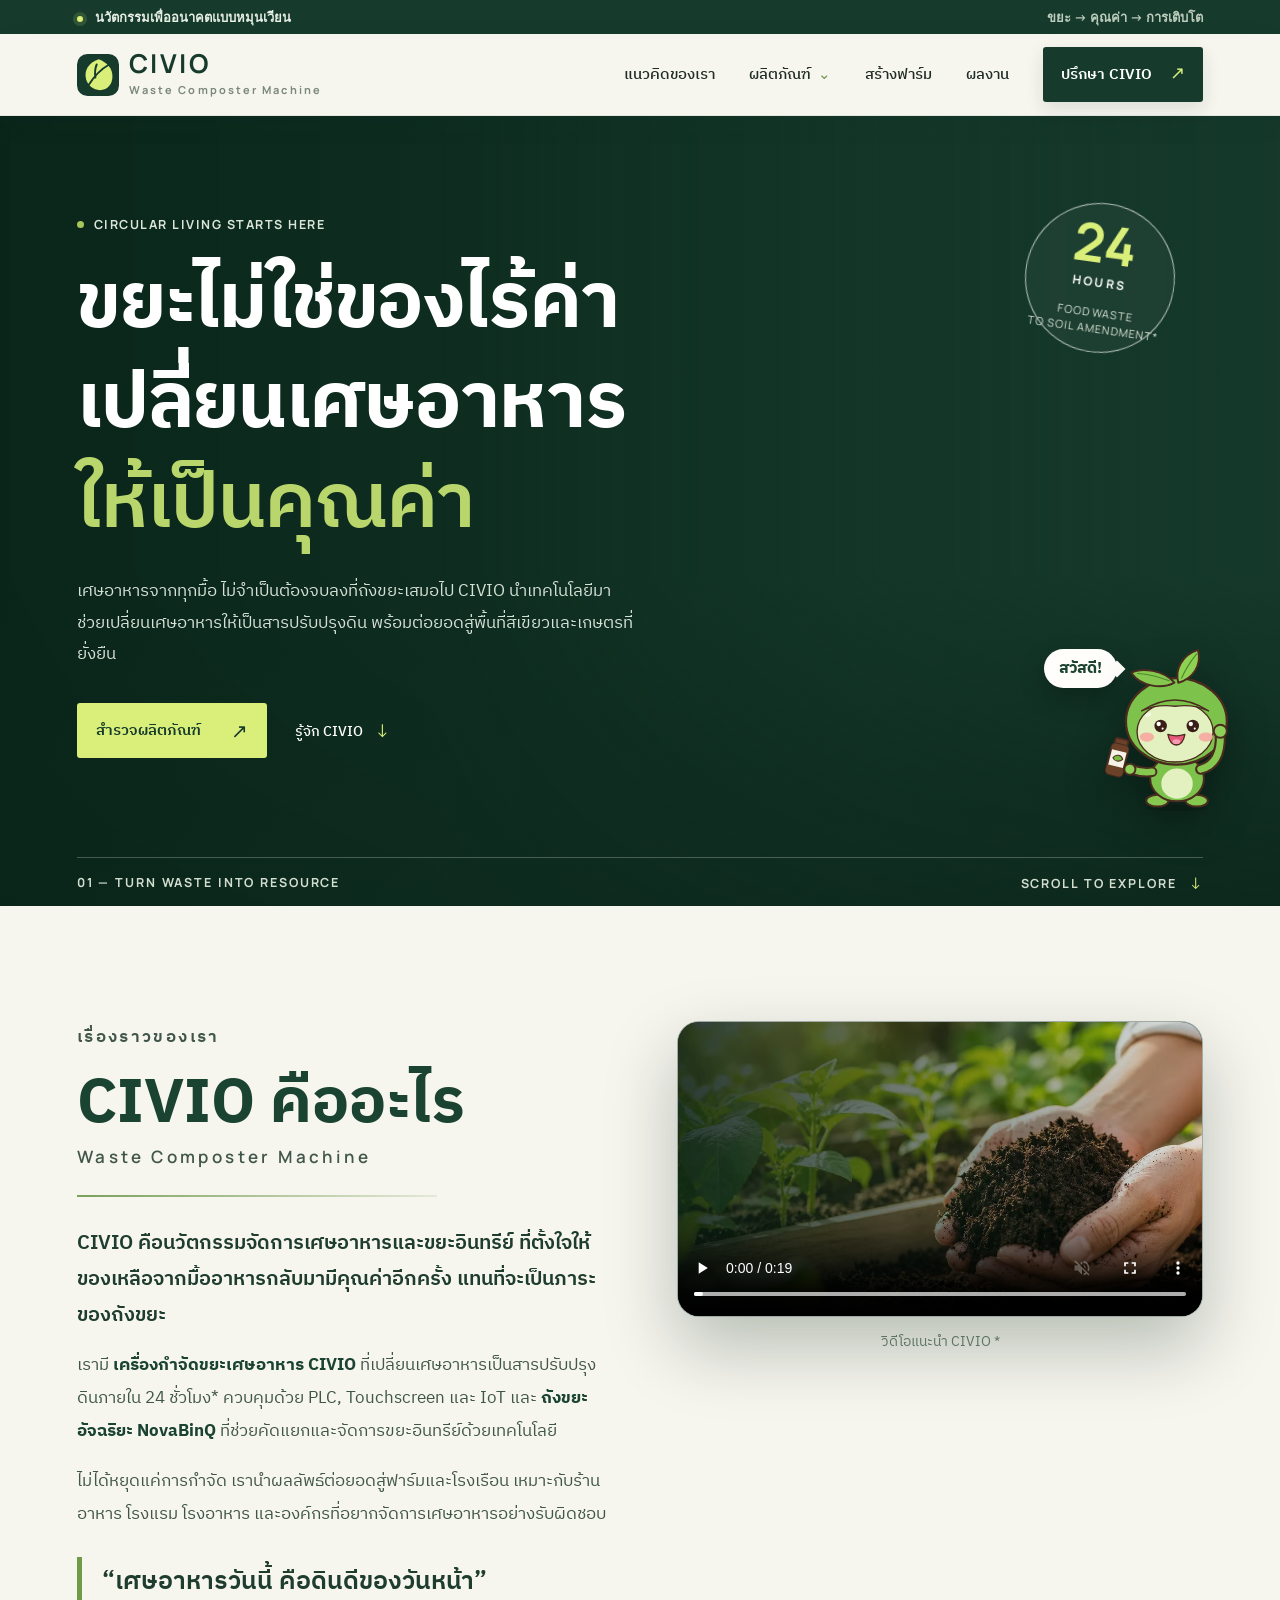
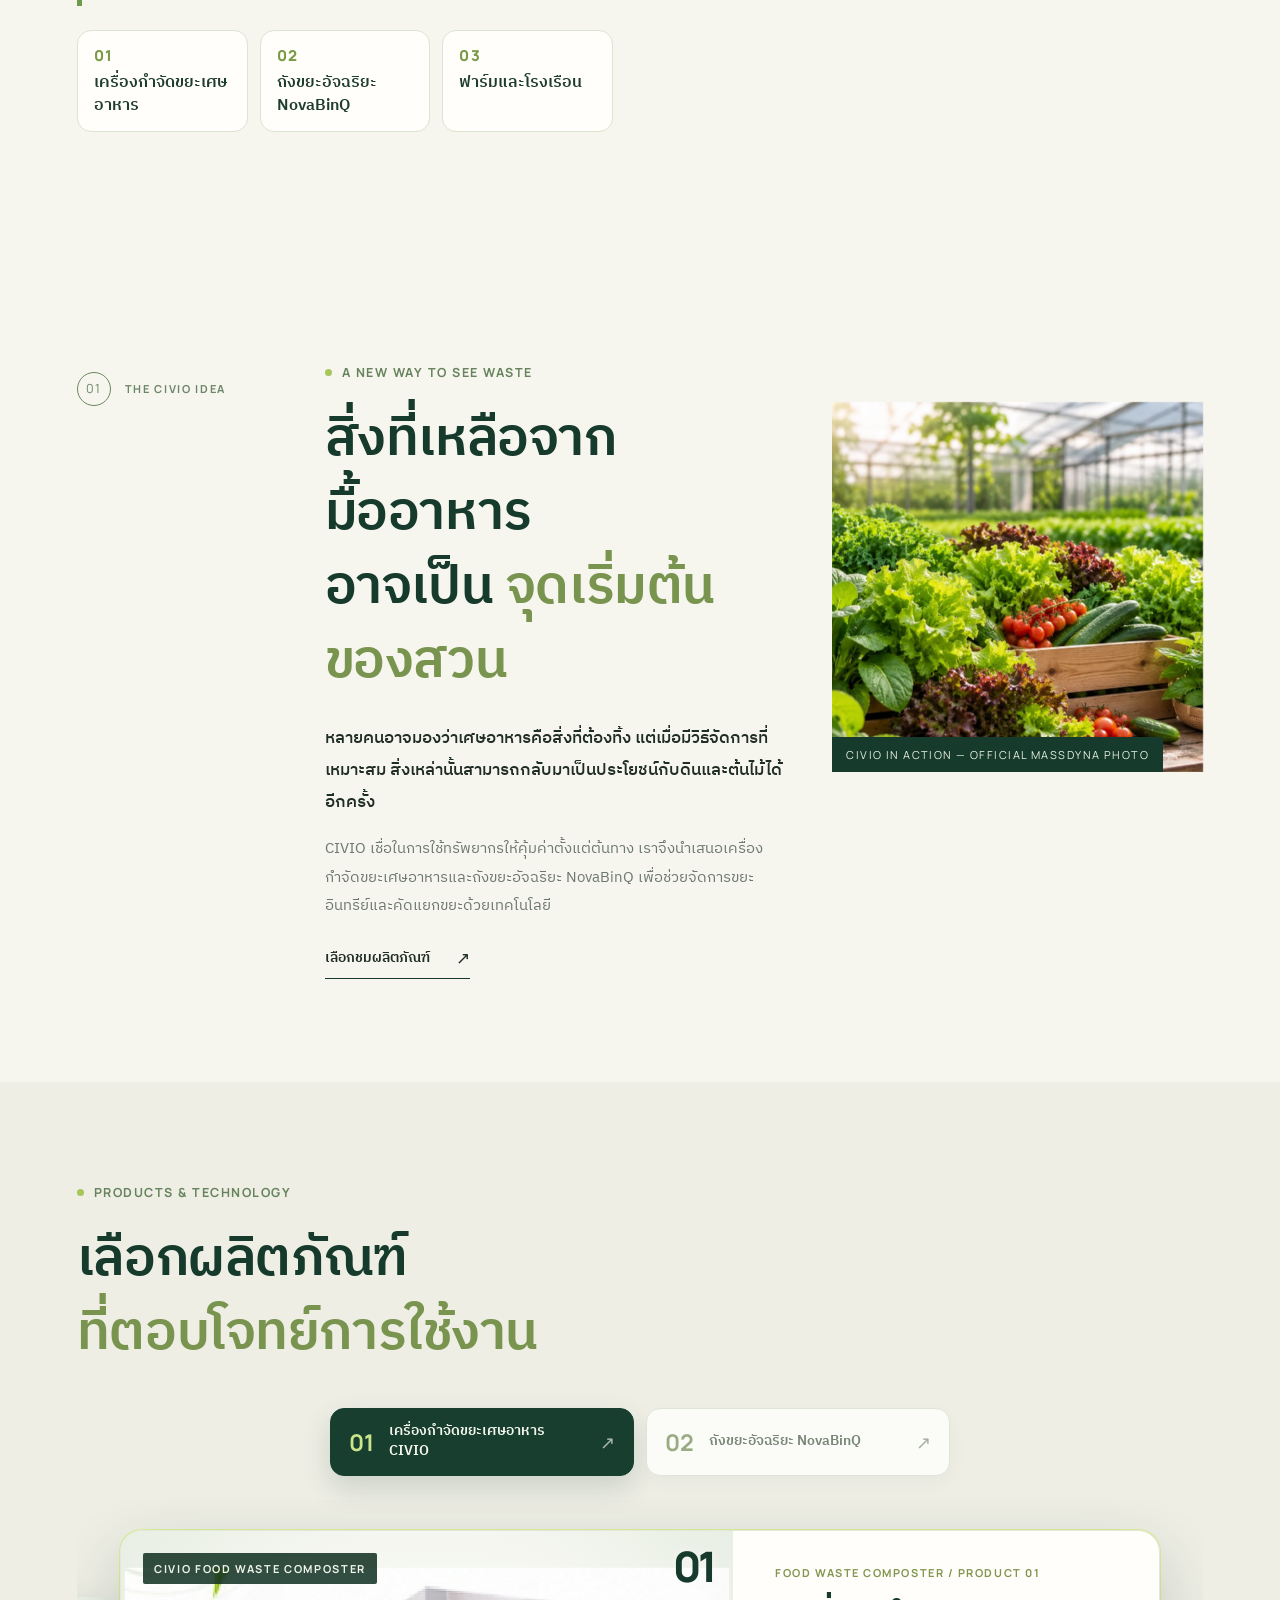
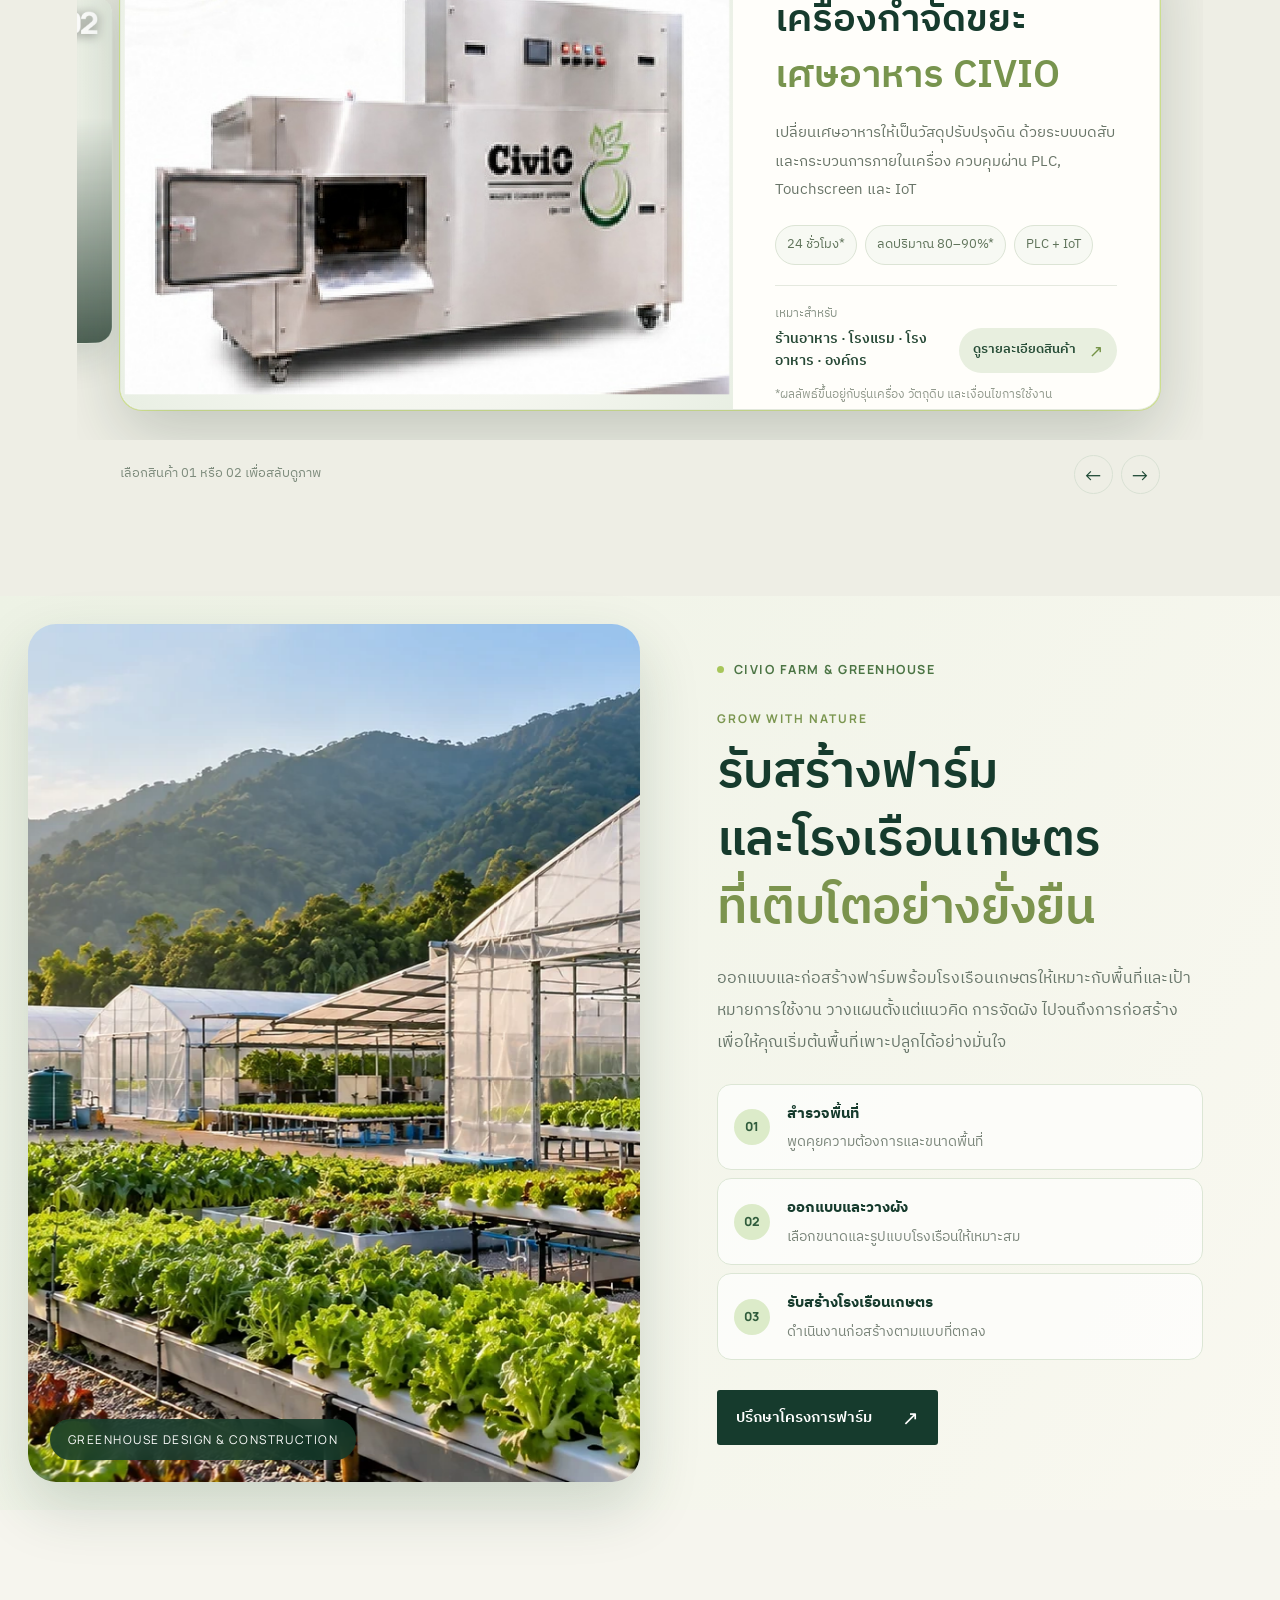
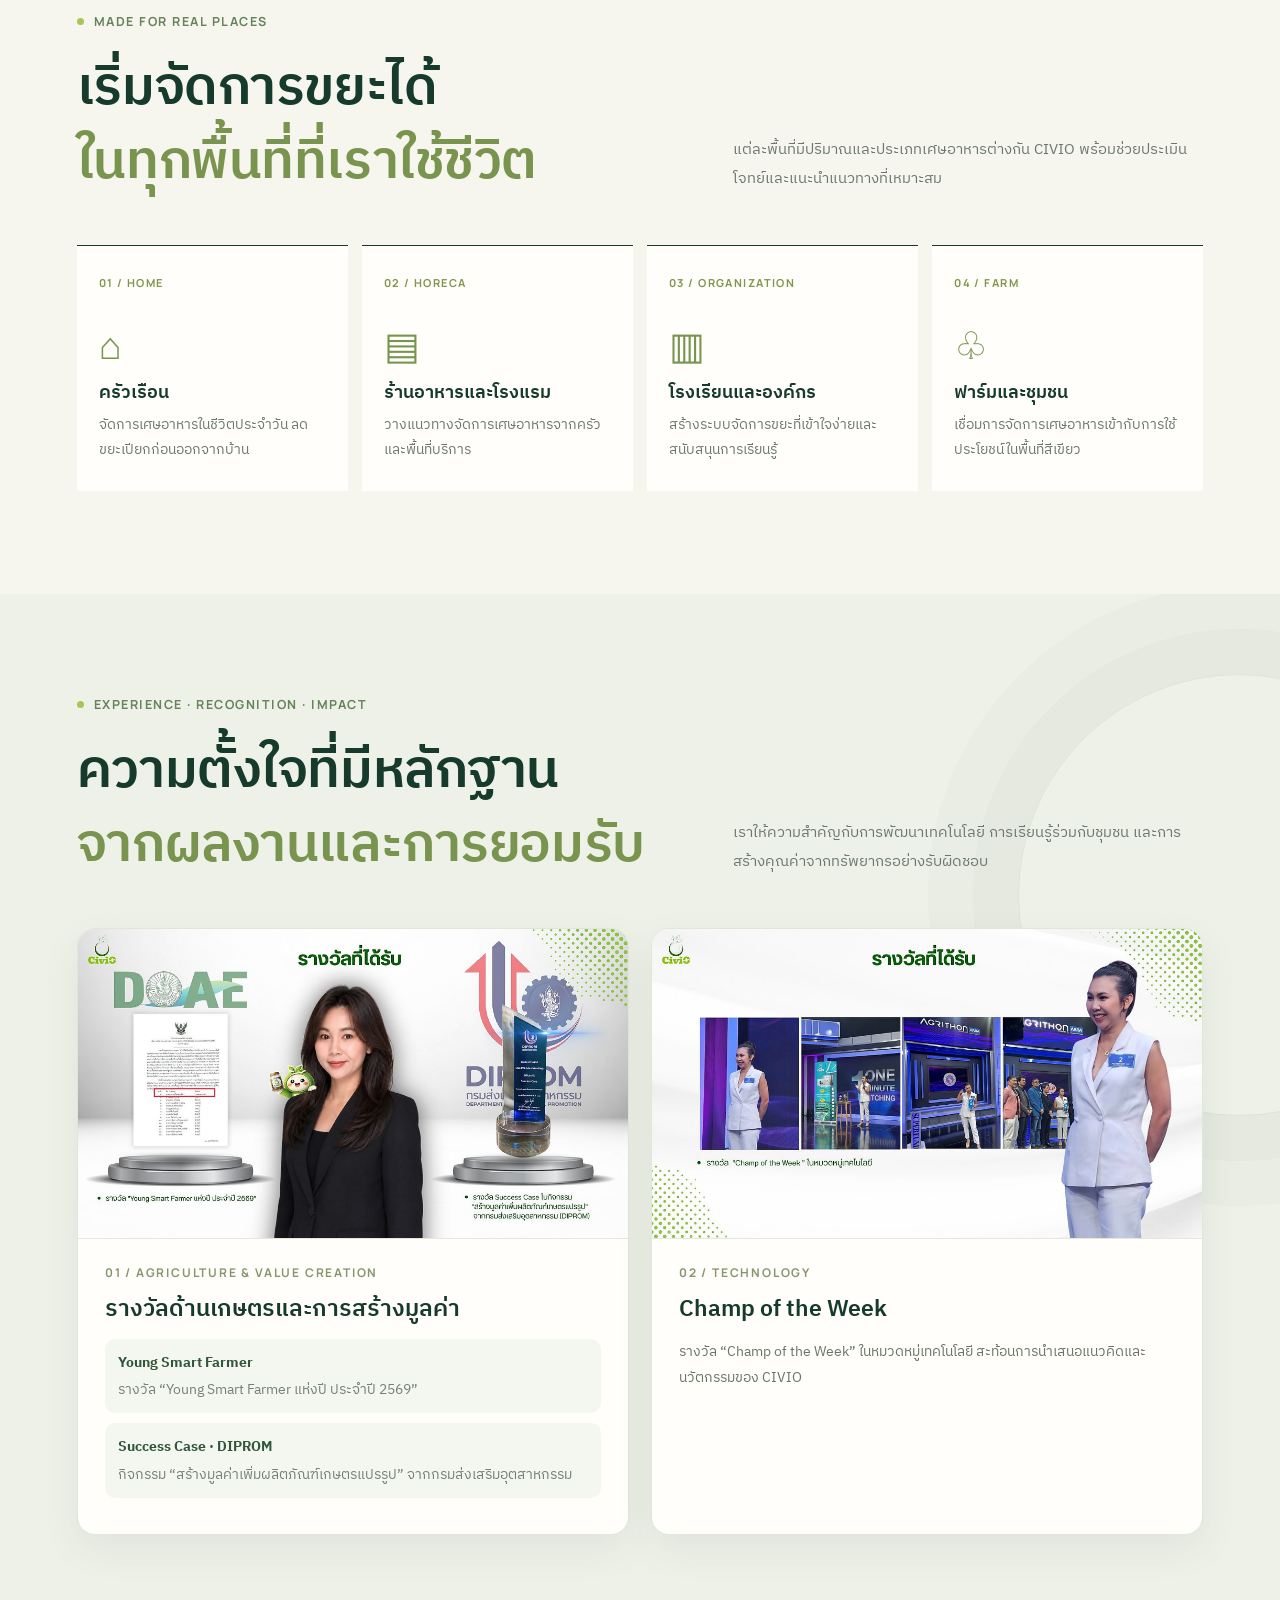
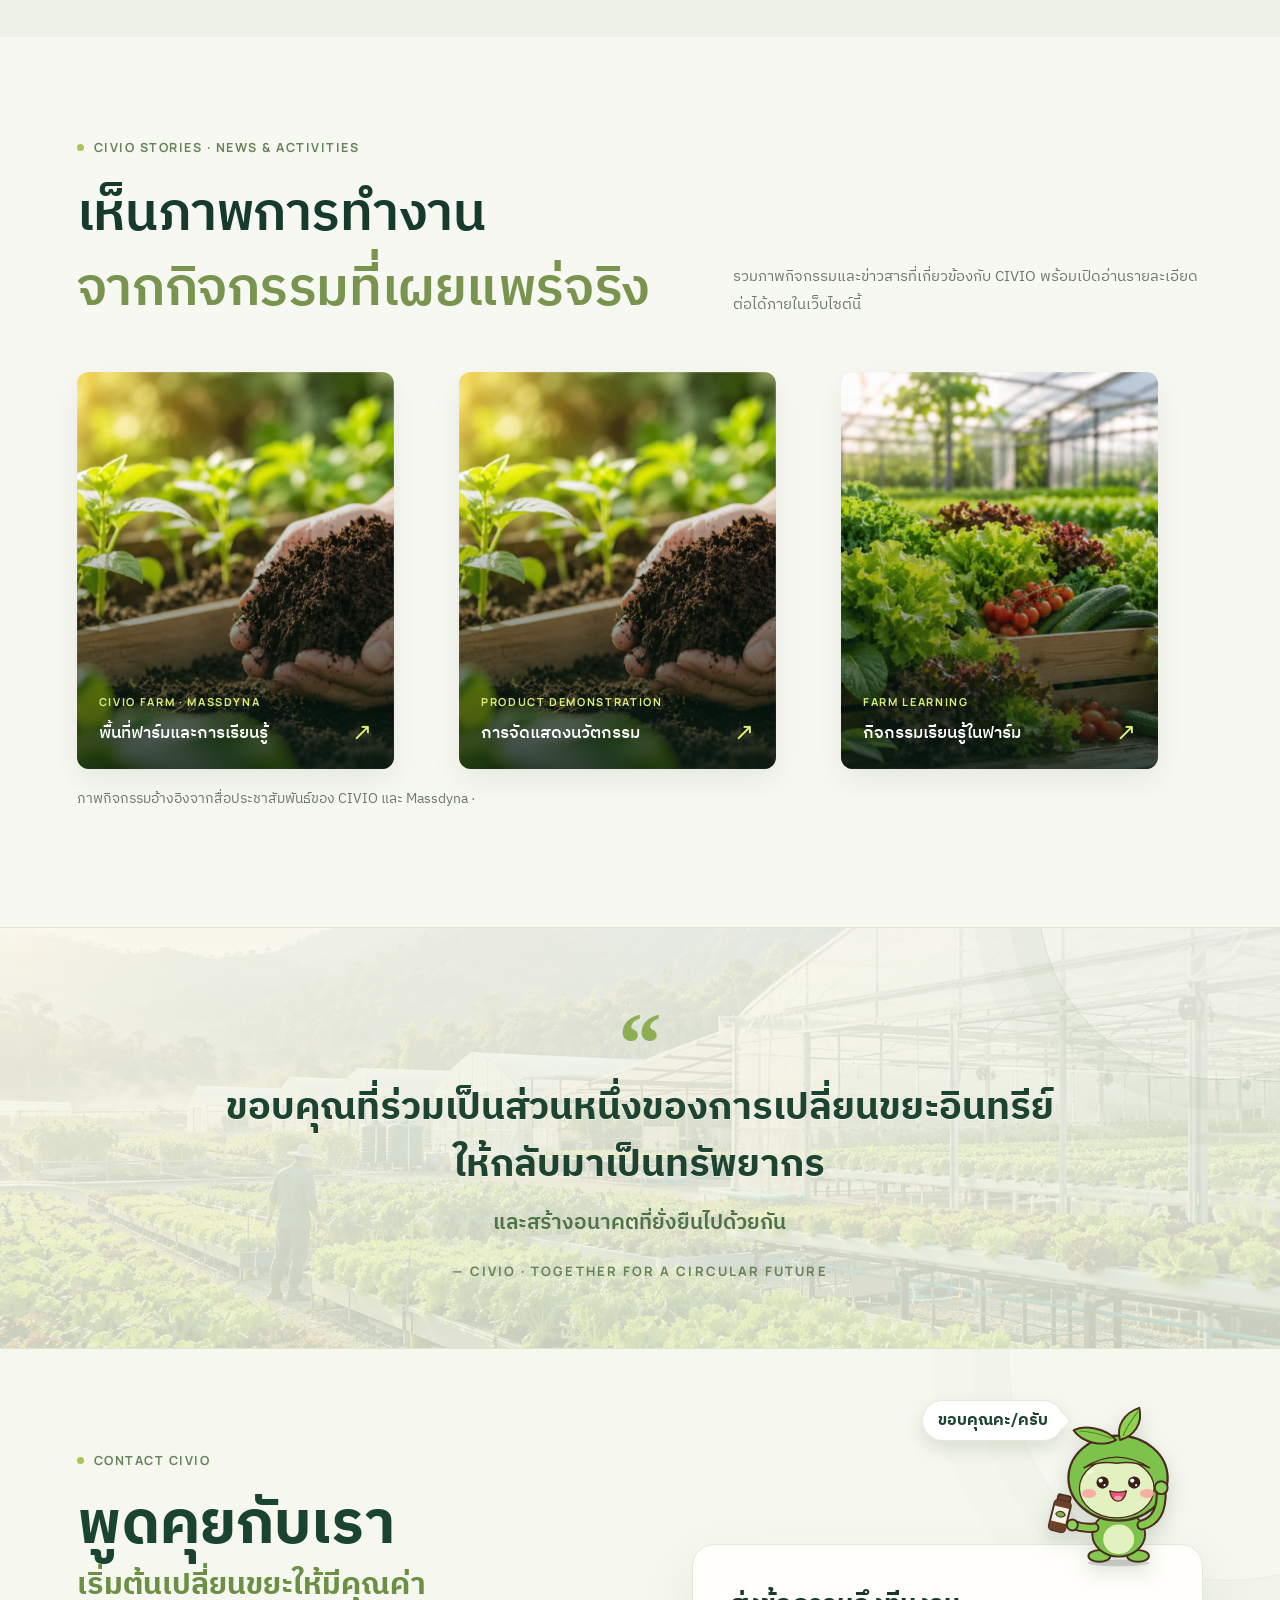
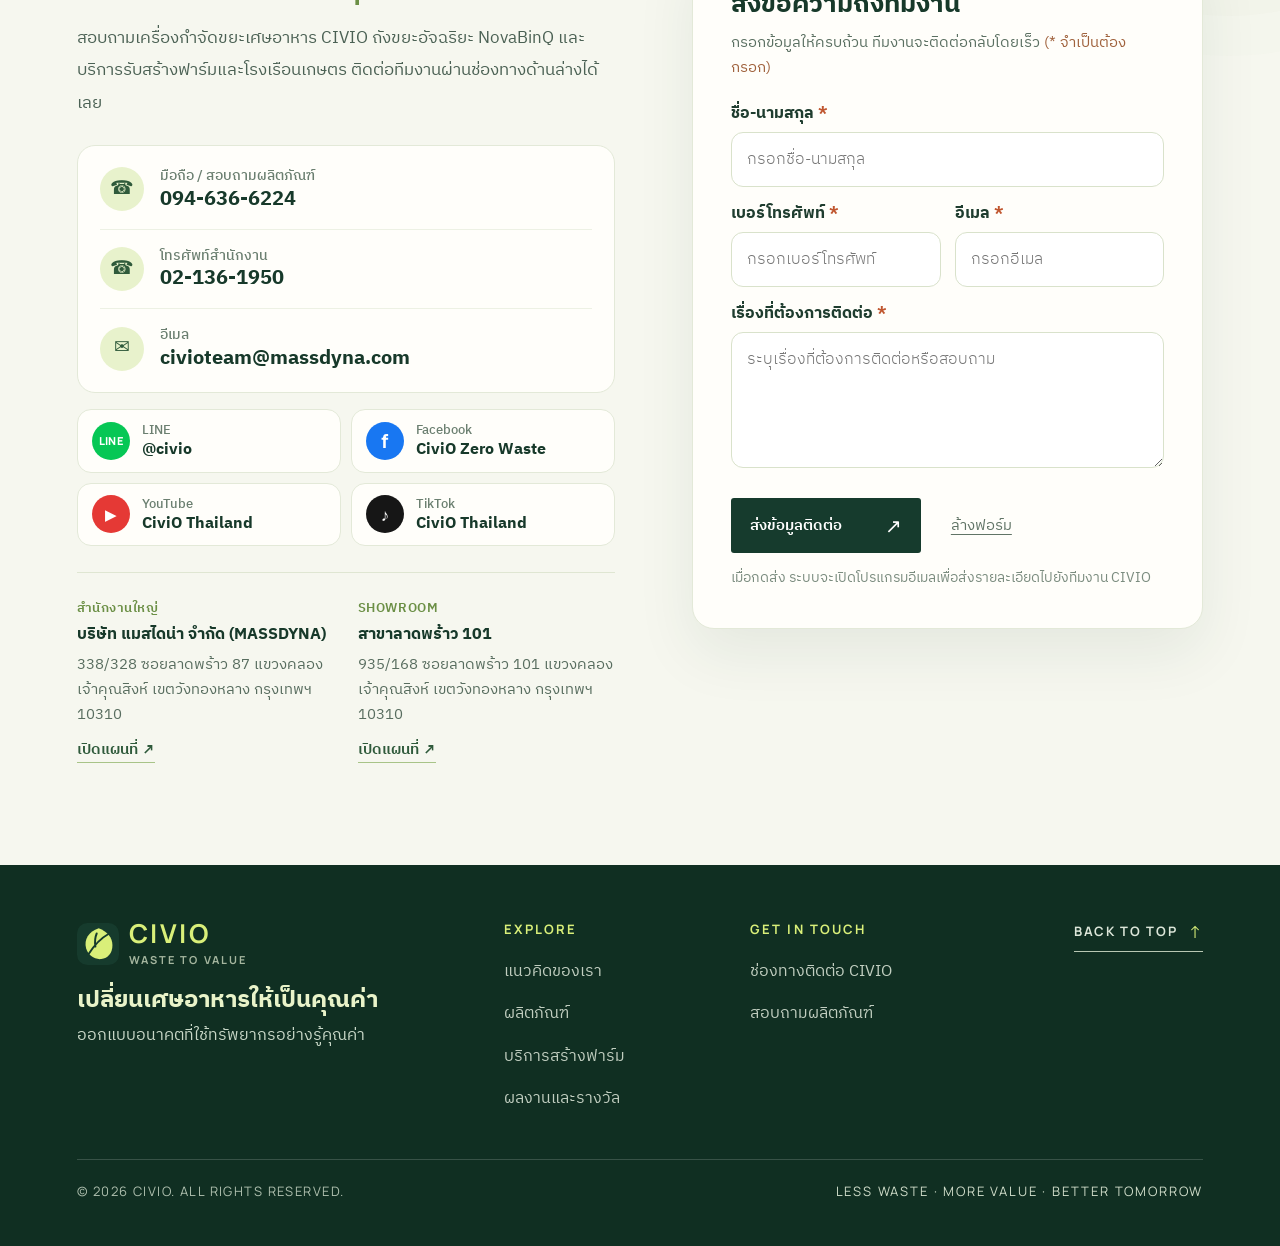
<file: index.html>
<!DOCTYPE html>
<html lang="th">
<head>
  <meta charset="UTF-8">
  <meta name="viewport" content="width=device-width, initial-scale=1.0">
  <meta name="theme-color" content="#163b2d">
  <meta name="description" content="CIVIO เครื่องกำจัดขยะเศษอาหาร CIVIO และถังขยะอัจฉริยะ NovaBinQ พร้อมบริการรับสร้างฟาร์มและโรงเรือนเกษตร">
  <meta property="og:title" content="CIVIO — เปลี่ยนขยะให้เป็นคุณค่า">
  <meta property="og:description" content="เครื่องกำจัดขยะเศษอาหาร CIVIO, ถังขยะอัจฉริยะ NovaBinQ และบริการรับสร้างฟาร์มและโรงเรือนเกษตร">
  <meta property="og:type" content="website">
  <title>CIVIO | เปลี่ยนขยะให้เป็นคุณค่า</title>
  <link rel="preconnect" href="https://fonts.googleapis.com">
  <link rel="preconnect" href="https://fonts.gstatic.com" crossorigin>
  <link href="https://fonts.googleapis.com/css2?family=IBM+Plex+Sans+Thai:wght@300;400;500;600;700&family=Manrope:wght@400;500;600;700;800&display=swap" rel="stylesheet">
  <link rel="stylesheet" href="assets/css/style.css">
  <link rel="icon" href="assets/images/civio-mark.svg" type="image/svg+xml">
</head>
<body>
  <div class="scroll-progress" aria-hidden="true"><span id="scrollProgress"></span></div>
  <div class="topline">
    <div class="topline-inner">
      <span><i class="live-dot"></i> นวัตกรรมเพื่ออนาคตแบบหมุนเวียน</span>
      <span class="topline-right">ขยะ → คุณค่า → การเติบโต</span>
    </div>
  </div>

  <header class="header" id="top">
    <div class="header-inner">
      <a class="brand" href="#top" aria-label="CIVIO หน้าแรก">
        <img src="assets/images/civio-mark.svg" alt="" class="brand-symbol">
        <span class="brand-name">CIVIO<small>Waste Composter Machine</small></span>
      </a>
      <button class="menu-toggle" type="button" aria-label="เปิดเมนู" aria-expanded="false" aria-controls="mainNav">
        <span></span><span></span>
      </button>
      <nav class="main-nav" id="mainNav" aria-label="เมนูหลัก">
        <a href="#story">แนวคิดของเรา</a>
        <div class="nav-dropdown">
          <button class="nav-dropdown-toggle" type="button" aria-expanded="false">ผลิตภัณฑ์ <span aria-hidden="true">⌄</span></button>
          <div class="nav-dropdown-menu" aria-label="เลือกผลิตภัณฑ์">
            <a href="product-civio.html"><small>PRODUCT 01</small><strong>เครื่องกำจัดขยะเศษอาหาร CIVIO</strong></a>
            <a href="product-novabinq.html"><small>PRODUCT 02</small><strong>ถังขยะอัจฉริยะ NovaBinQ</strong></a>
          </div>
        </div>
        <a href="#farm">สร้างฟาร์ม</a>
        <a href="#credibility">ผลงาน</a>
        <a class="nav-contact" href="#contact">ปรึกษา CIVIO <b>↗</b></a>
      </nav>
    </div>
  </header>

  <main>
    <section class="hero">
      <div class="hero-image" aria-hidden="true">
        <div class="hero-slide hero-slide-hands"></div>
        <div class="hero-slide hero-slide-farm"></div>
      </div>
      
      <div class="hero-tint" aria-hidden="true"></div>
      <div class="hero-content page-width">
        <div class="hero-copy reveal">
          <div class="eyebrow eyebrow-light"><span></span> CIRCULAR LIVING STARTS HERE</div>
          <h1>ขยะไม่ใช่ของไร้ค่า<br>เปลี่ยนเศษอาหาร<br><em>ให้เป็นคุณค่า</em></h1>
          <p class="hero-description">เศษอาหารจากทุกมื้อ ไม่จำเป็นต้องจบลงที่ถังขยะเสมอไป CIVIO นำเทคโนโลยีมาช่วยเปลี่ยนเศษอาหารให้เป็นสารปรับปรุงดิน พร้อมต่อยอดสู่พื้นที่สีเขียวและเกษตรที่ยั่งยืน</p>
          <div class="hero-actions">
            <a class="btn btn-lime" href="#products">สำรวจผลิตภัณฑ์ <span>↗</span></a>
            <a class="btn-link btn-link-light" href="#story">รู้จัก CIVIO <span>↓</span></a>
          </div>
                  </div>
        <div class="hero-side reveal reveal-delay">
          <div class="hero-orbit"><span>24</span><small>HOURS</small><i>FOOD WASTE<br>TO SOIL AMENDMENT*</i></div>
        </div>
      </div>
      <div class="hero-sprout" aria-hidden="true">
        <span class="hero-sprout-bubble">สวัสดี!</span>
        <svg viewBox="0 0 205 252" xmlns="http://www.w3.org/2000/svg" stroke-linejoin="round" stroke-linecap="round">
              <ellipse cx="116" cy="247" rx="48" ry="5" fill="#000" opacity=".14"/>
              <ellipse cx="86" cy="236" rx="17" ry="9" fill="#86c84f" stroke="#4a2b1f" stroke-width="3"/>
              <ellipse cx="146" cy="236" rx="17" ry="9" fill="#86c84f" stroke="#4a2b1f" stroke-width="3"/>
              <ellipse cx="116" cy="202" rx="41" ry="35" fill="#7dc24b" stroke="#4a2b1f" stroke-width="3"/>
              <ellipse cx="116" cy="210" rx="24" ry="23" fill="#e3f1c0"/>
              <g transform="rotate(14 26 168)">
                <rect x="16" y="141" width="20" height="11" rx="3" fill="#6b4128" stroke="#4a2b1f" stroke-width="2.6"/>
                <rect x="13" y="150" width="26" height="48" rx="6" fill="#f6f2e6" stroke="#4a2b1f" stroke-width="3"/>
                <path d="M13 156 a6 6 0 0 1 6 -6 h14 a6 6 0 0 1 6 6 v4 h-26 z" fill="#6b4128"/>
                <path d="M13 184 h26 v8 a6 6 0 0 1 -6 6 h-14 a6 6 0 0 1 -6 -6 z" fill="#6b4128"/>
                <path d="M19 172 C22 165 31 165 34 171 C30 177 22 177 19 172 Z" fill="#78b83f" stroke="#4a2b1f" stroke-width="1.6"/>
              </g>
              <path d="M78 192 Q62 194 46 188" stroke="#4a2b1f" stroke-width="16" fill="none"/>
              <path d="M78 192 Q62 194 46 188" stroke="#86c84f" stroke-width="10" fill="none"/>
              <circle cx="44" cy="188" r="8.5" fill="#8fd05a" stroke="#4a2b1f" stroke-width="3"/>
              <ellipse cx="115" cy="115" rx="77" ry="66" fill="#7dc24b" stroke="#4a2b1f" stroke-width="3.5"/>
              <ellipse cx="113" cy="131" rx="58" ry="46" fill="#e3f1c0" stroke="#4a2b1f" stroke-width="2"/>
              <path d="M62 99 Q113 66 164 99 Q140 88 113 92 Q86 88 62 99 Z" fill="#7dc24b" stroke="#4a2b1f" stroke-width="2.2"/>
              <ellipse cx="72" cy="105" rx="5" ry="3" fill="#fff" opacity=".55" transform="rotate(-25 72 105)"/>
              <path d="M112 56 C96 37 62 32 46 41 C60 61 92 67 112 56 Z" fill="#86c84f" stroke="#4a2b1f" stroke-width="3"/>
              <path d="M104 53 C88 47 70 43 56 42" stroke="#4c8a2a" stroke-width="1.8" fill="none"/>
              <path d="M118 56 C112 35 124 14 148 6 C154 30 140 50 118 56 Z" fill="#8ed153" stroke="#4a2b1f" stroke-width="3"/>
              <path d="M123 49 C129 35 137 23 146 12" stroke="#4c8a2a" stroke-width="1.8" fill="none"/>
              <circle cx="91" cy="122" r="9.5" fill="#3a1f17"/><circle cx="140" cy="122" r="9.5" fill="#3a1f17"/>
              <circle cx="88" cy="119" r="3.3" fill="#fff"/><circle cx="137" cy="119" r="3.3" fill="#fff"/>
              <circle cx="94" cy="126" r="1.6" fill="#fff"/><circle cx="143" cy="126" r="1.6" fill="#fff"/>
              <ellipse cx="70" cy="139" rx="11" ry="7" fill="#f6a9a0" opacity=".9"/><ellipse cx="160" cy="139" rx="11" ry="7" fill="#f6a9a0" opacity=".9"/>
              <path d="M102 135 Q115 139 128 135 Q125 151 115 151 Q105 151 102 135 Z" fill="#e8587a" stroke="#4a2b1f" stroke-width="2"/>
              <ellipse cx="115" cy="146" rx="6" ry="3.6" fill="#f79ab3"/>
              <g class="ct-wave">
                <path d="M152 188 Q184 180 182 134" stroke="#4a2b1f" stroke-width="17" fill="none"/>
                <path d="M152 188 Q184 180 182 134" stroke="#86c84f" stroke-width="10.5" fill="none"/>
                <circle cx="182" cy="130" r="10" fill="#8fd05a" stroke="#4a2b1f" stroke-width="3"/>
              </g>
            </svg>
      </div>
      <div class="hero-bottom page-width">
        <span>01 — TURN WASTE INTO RESOURCE</span>
        <a href="#story">SCROLL TO EXPLORE <b>↓</b></a>
      </div>
    </section>

    <section class="about-civio section-space" id="about" aria-labelledby="about-title">
      <div class="about-grid page-width">
        <div class="about-copy reveal">
          <p class="about-kicker">เรื่องราวของเรา</p>
          <h2 id="about-title">CIVIO คืออะไร</h2>
          <p class="about-en">Waste Composter Machine</p>
          <span class="about-rule" aria-hidden="true"></span>
          <p class="about-lead">CIVIO คือนวัตกรรมจัดการเศษอาหารและขยะอินทรีย์ ที่ตั้งใจให้ของเหลือจากมื้ออาหารกลับมามีคุณค่าอีกครั้ง แทนที่จะเป็นภาระของถังขยะ</p>
          <p>เรามี <strong>เครื่องกำจัดขยะเศษอาหาร CIVIO</strong> ที่เปลี่ยนเศษอาหารเป็นสารปรับปรุงดินภายใน 24 ชั่วโมง* ควบคุมด้วย PLC, Touchscreen และ IoT และ <strong>ถังขยะอัจฉริยะ NovaBinQ</strong> ที่ช่วยคัดแยกและจัดการขยะอินทรีย์ด้วยเทคโนโลยี</p>
          <p>ไม่ได้หยุดแค่การกำจัด เรานำผลลัพธ์ต่อยอดสู่ฟาร์มและโรงเรือน เหมาะกับร้านอาหาร โรงแรม โรงอาหาร และองค์กรที่อยากจัดการเศษอาหารอย่างรับผิดชอบ</p>
          <blockquote class="about-quote">“เศษอาหารวันนี้ คือดินดีของวันหน้า”</blockquote>
          <ul class="about-facts" aria-label="สิ่งที่ CIVIO ทำ">
            <li><a href="#products"><b>01</b><span>เครื่องกำจัดขยะเศษอาหาร</span></a></li>
            <li><a href="#products"><b>02</b><span>ถังขยะอัจฉริยะ NovaBinQ</span></a></li>
            <li><a href="#farm"><b>03</b><span>ฟาร์มและโรงเรือน</span></a></li>
          </ul>
          <p class="about-note"></p>
        </div>
        <figure class="about-video reveal">
          <div class="about-video-frame">
            <video id="civio-intro-video" poster="assets/video/civio-intro-poster.jpg" muted loop playsinline autoplay preload="metadata" controls controlslist="nodownload" aria-label="วิดีโอแนะนำ CIVIO">
              <source src="assets/video/civio-intro.webm" type="video/webm">
              <source src="assets/video/civio-intro.mp4" type="video/mp4">
              เบราว์เซอร์ของคุณไม่รองรับการเล่นวิดีโอ
            </video>
          </div>
          <figcaption>วิดีโอแนะนำ CIVIO *</figcaption>
        </figure>
      </div>
    </section>

    <section class="manifesto section-space" id="story">
      <div class="manifesto-aside reveal">
        <span class="section-number">01</span>
        <span class="micro-label">THE CIVIO IDEA</span>
      </div>
      <div class="manifesto-content reveal">
        <div class="eyebrow"><span></span> A NEW WAY TO SEE WASTE</div>
        <h2>สิ่งที่เหลือจากมื้ออาหาร<br>อาจเป็น <em>จุดเริ่มต้นของสวน</em></h2>
        <p class="manifesto-lead">หลายคนอาจมองว่าเศษอาหารคือสิ่งที่ต้องทิ้ง แต่เมื่อมีวิธีจัดการที่เหมาะสม สิ่งเหล่านั้นสามารถกลับมาเป็นประโยชน์กับดินและต้นไม้ได้อีกครั้ง</p>
        <p class="body-copy">CIVIO เชื่อในการใช้ทรัพยากรให้คุ้มค่าตั้งแต่ต้นทาง เราจึงนำเสนอเครื่องกำจัดขยะเศษอาหารและถังขยะอัจฉริยะ NovaBinQ เพื่อช่วยจัดการขยะอินทรีย์และคัดแยกขยะด้วยเทคโนโลยี</p>
        <a class="under-link" href="#products">เลือกชมผลิตภัณฑ์ <span>↗</span></a>
      </div>
      <div class="manifesto-image reveal">
        <img src="https://massdyna.com/wp-content/uploads/2025/11/IMG_0569.jpeg" alt="ภาพกิจกรรม CiviO Farm ที่เผยแพร่โดย Massdyna" loading="lazy">
        <div class="image-credit">CIVIO IN ACTION — OFFICIAL MASSDYNA PHOTO</div>
      </div>
    </section>

    <section class="product-section section-space" id="products">
      <div class="section-header page-width reveal">
        <div>
          <div class="eyebrow"><span></span> PRODUCTS & TECHNOLOGY</div>
          <h2>เลือกผลิตภัณฑ์<br><em>ที่ตอบโจทย์การใช้งาน</em></h2>
        </div>
       
      </div>

      <div class="product-showcase page-width" data-product-carousel>
        <div class="product-selector product-selector-top" role="group" aria-label="เลือกผลิตภัณฑ์">
          <button class="product-selector-button is-active" type="button" data-product-select="0" aria-pressed="true">
            <span>01</span><small>เครื่องกำจัดขยะเศษอาหาร CIVIO</small><b>↗</b>
          </button>
          <button class="product-selector-button" type="button" data-product-select="1" aria-pressed="false">
            <span>02</span><small>ถังขยะอัจฉริยะ NovaBinQ</small><b>↗</b>
          </button>
        </div>

        <div class="product-carousel-stage" aria-label="เลือกชมผลิตภัณฑ์ CIVIO">
          <article class="product-slide is-active" data-product-slide="0" tabindex="0" aria-label="สินค้า 01 เครื่องกำจัดขยะเศษอาหาร CIVIO">
            <div class="product-slide-image product-image-contain">
              <img src="https://massdyna.com/wp-content/uploads/2026/08/3414c676-9cdc-49a3-9c5f-7c2a30764273-800x800.png" onerror="this.onerror=null;this.src='assets/images/civio-machine-product.jpg'" alt="เครื่องกำจัดขยะเศษอาหาร CIVIO ตัวเครื่องสเตนเลส" loading="eager" fetchpriority="high" decoding="async">
              <span class="slide-image-label">CIVIO FOOD WASTE COMPOSTER</span>
              <span class="slide-number">01</span>
              <span class="slide-inactive-title">เครื่องกำจัดขยะเศษอาหาร CIVIO</span>
            </div>
            <div class="product-slide-content">
              <div class="product-meta">FOOD WASTE COMPOSTER / PRODUCT 01</div>
              <h3>เครื่องกำจัดขยะ<br><em>เศษอาหาร CIVIO</em></h3>
              <p>เปลี่ยนเศษอาหารให้เป็นวัสดุปรับปรุงดิน ด้วยระบบบดสับและกระบวนการภายในเครื่อง ควบคุมผ่าน PLC, Touchscreen และ IoT</p>
              <div class="spec-chips"><span>24 ชั่วโมง*</span><span>ลดปริมาณ 80–90%*</span><span>PLC + IoT</span></div>
              <div class="slide-product-foot">
                <div><small>เหมาะสำหรับ</small><strong>ร้านอาหาร · โรงแรม · โรงอาหาร · องค์กร</strong></div>
                <a href="product-civio.html" class="product-detail-link">ดูรายละเอียดสินค้า <b>↗</b></a>
              </div>
              <small class="product-footnote">*ผลลัพธ์ขึ้นอยู่กับรุ่นเครื่อง วัตถุดิบ และเงื่อนไขการใช้งาน</small>
            </div>
          </article>

          <article class="product-slide is-next" data-product-slide="1" tabindex="0" aria-label="สินค้า 02 ถังขยะอัจฉริยะ NovaBinQ">
            <div class="product-slide-image product-image-contain smart-bin-image">
              <img src="assets/images/novabinq-smart-bin.png" alt="ถังขยะอัจฉริยะ NovaBinQ ตัวเครื่องสเตนเลสพร้อมหน้าจอ" loading="lazy" decoding="async">
              <span class="slide-image-label">NOVABINQ · AI SMART WASTE SORTING</span>
              <span class="slide-number">02</span>
              <span class="slide-inactive-title">ถังขยะอัจฉริยะ NovaBinQ</span>
            </div>
            <div class="product-slide-content">
              <div class="product-meta">AI SMART WASTE SORTING / PRODUCT 02</div>
              <h3>ถังขยะอัจฉริยะ<br><em>NovaBinQ</em></h3>
              <p>ช่วยคัดแยกขยะตั้งแต่จุดทิ้ง ด้วยกล้อง AI และกลไกอัตโนมัติ ส่งขยะไปยังช่องรองรับภายในเครื่อง 4 ช่อง</p>
              <div class="spec-chips"><span>AI Camera</span><span>ถาดอัตโนมัติ</span><span>4 ช่องรองรับ</span></div>
              <div class="slide-product-foot">
                <div><small>เหมาะสำหรับ</small><strong>สำนักงาน · อาคาร · โรงเรียน · พื้นที่ส่วนกลาง</strong></div>
                <a href="product-novabinq.html" class="product-detail-link">ดูรายละเอียดสินค้า <b>↗</b></a>
              </div>
              <small class="product-footnote"></small>
            </div>
          </article>
        </div>

        <div class="product-carousel-controls product-carousel-controls-bottom">
          <span class="product-carousel-hint">เลือกสินค้า 01 หรือ 02 เพื่อสลับดูภาพ</span>
          <div class="product-carousel-arrows">
            <button type="button" data-product-prev aria-label="สินค้าก่อนหน้า">←</button>
            <button type="button" data-product-next aria-label="สินค้าถัดไป">→</button>
          </div>
        </div>
      </div>
    </section>

    <section class="farm-section" id="farm">
      <div class="farm-image reveal">
        <img src="assets/images/greenhouse-valley.webp" alt="โรงเรือนเกษตรในพื้นที่สีเขียวและภูเขา" loading="lazy">
        <span class="farm-image-caption">GREENHOUSE DESIGN & CONSTRUCTION</span>
      </div>
      <div class="farm-copy reveal">
        <div class="eyebrow"><span></span> CIVIO FARM & GREENHOUSE</div>
        <p class="farm-overline">GROW WITH NATURE</p>
        <h2>รับสร้างฟาร์ม<br>และโรงเรือนเกษตร<br><em>ที่เติบโตอย่างยั่งยืน</em></h2>
        <p class="farm-intro">ออกแบบและก่อสร้างฟาร์มพร้อมโรงเรือนเกษตรให้เหมาะกับพื้นที่และเป้าหมายการใช้งาน วางแผนตั้งแต่แนวคิด การจัดผัง ไปจนถึงการก่อสร้าง เพื่อให้คุณเริ่มต้นพื้นที่เพาะปลูกได้อย่างมั่นใจ</p>
        <div class="farm-services farm-services-simple">
          <div><span>01</span><p><strong>สำรวจพื้นที่</strong><small>พูดคุยความต้องการและขนาดพื้นที่</small></p></div>
          <div><span>02</span><p><strong>ออกแบบและวางผัง</strong><small>เลือกขนาดและรูปแบบโรงเรือนให้เหมาะสม</small></p></div>
          <div><span>03</span><p><strong>รับสร้างโรงเรือนเกษตร</strong><small>ดำเนินงานก่อสร้างตามแบบที่ตกลง</small></p></div>
        </div>
        <a class="btn btn-forest" href="#contact">ปรึกษาโครงการฟาร์ม <span>↗</span></a>
      </div>
    </section>

    <section class="use-cases section-space">
      <div class="section-header page-width reveal">
        <div><div class="eyebrow"><span></span> MADE FOR REAL PLACES</div><h2>เริ่มจัดการขยะได้<br><em>ในทุกพื้นที่ที่เราใช้ชีวิต</em></h2></div>
        <p>แต่ละพื้นที่มีปริมาณและประเภทเศษอาหารต่างกัน CIVIO พร้อมช่วยประเมินโจทย์และแนะนำแนวทางที่เหมาะสม</p>
      </div>
      <div class="use-case-grid page-width">
        <article class="use-case reveal"><span>01 / HOME</span><div class="use-case-icon">⌂</div><h3>ครัวเรือน</h3><p>จัดการเศษอาหารในชีวิตประจำวัน ลดขยะเปียกก่อนออกจากบ้าน</p></article>
        <article class="use-case reveal"><span>02 / HORECA</span><div class="use-case-icon">▤</div><h3>ร้านอาหารและโรงแรม</h3><p>วางแนวทางจัดการเศษอาหารจากครัวและพื้นที่บริการ</p></article>
        <article class="use-case reveal"><span>03 / ORGANIZATION</span><div class="use-case-icon">▥</div><h3>โรงเรียนและองค์กร</h3><p>สร้างระบบจัดการขยะที่เข้าใจง่ายและสนับสนุนการเรียนรู้</p></article>
        <article class="use-case reveal"><span>04 / FARM</span><div class="use-case-icon">♧</div><h3>ฟาร์มและชุมชน</h3><p>เชื่อมการจัดการเศษอาหารเข้ากับการใช้ประโยชน์ในพื้นที่สีเขียว</p></article>
      </div>
    </section>

    <section class="credibility-section section-space" id="credibility">
      <div class="page-width">
        <div class="section-header reveal">
          <div><div class="eyebrow"><span></span> EXPERIENCE · RECOGNITION · IMPACT</div><h2>ความตั้งใจที่มีหลักฐาน<br><em>จากผลงานและการยอมรับ</em></h2></div>
          <p>เราให้ความสำคัญกับการพัฒนาเทคโนโลยี การเรียนรู้ร่วมกับชุมชน และการสร้างคุณค่าจากทรัพยากรอย่างรับผิดชอบ</p>
        </div>
        <div class="credibility-grid credibility-grid-two">
          <article class="credibility-card award-card">
            <div class="award-card-image"><img src="assets/images/civio-award-young-smart-farmer-diprom.jpg" alt="ภาพรวมรางวัล Young Smart Farmer และ Success Case จาก DIPROM ตามสไลด์ CIVIO หน้า 35" loading="lazy"></div>
            <div class="award-card-body">
              <span class="credibility-index">01 / AGRICULTURE & VALUE CREATION</span>
              <h3>รางวัลด้านเกษตรและการสร้างมูลค่า</h3>
              <div class="award-detail"><b>Young Smart Farmer</b><span>รางวัล “Young Smart Farmer แห่งปี ประจำปี 2569”</span></div>
              <div class="award-detail"><b>Success Case · DIPROM</b><span>กิจกรรม “สร้างมูลค่าเพิ่มผลิตภัณฑ์เกษตรแปรรูป” จากกรมส่งเสริมอุตสาหกรรม</span></div>
              
            </div>
          </article>
          <article class="credibility-card award-card">
            <div class="award-card-image"><img src="assets/images/civio-award-champ-of-week.jpg" alt="ภาพกิจกรรมและการได้รับรางวัล Champ of the Week ในหมวดหมู่เทคโนโลยี ตามสไลด์ CIVIO หน้า 36" loading="lazy"></div>
            <div class="award-card-body">
              <span class="credibility-index">02 / TECHNOLOGY</span>
              <h3>Champ of the Week</h3>
              <p>รางวัล “Champ of the Week” ในหมวดหมู่เทคโนโลยี สะท้อนการนำเสนอแนวคิดและนวัตกรรมของ CIVIO</p>
            
            </div>
          </article>
        </div>
      </div>
    </section>

    <section class="proof-section section-space" id="real-work">
      <div class="section-header page-width reveal">
        <div><div class="eyebrow"><span></span> CIVIO STORIES · NEWS & ACTIVITIES</div><h2>เห็นภาพการทำงาน<br><em>จากกิจกรรมที่เผยแพร่จริง</em></h2></div>
        <p>รวมภาพกิจกรรมและข่าวสารที่เกี่ยวข้องกับ CIVIO พร้อมเปิดอ่านรายละเอียดต่อได้ภายในเว็บไซต์นี้</p>
      </div>
      <div class="proof-grid page-width">
        <a class="proof-card proof-card-large reveal" href="news-01.html">
          <img src="https://massdyna.com/wp-content/uploads/2025/11/IMG_0570.jpeg" alt="การเยี่ยมชมและสาธิตเครื่องกำจัดขยะ CiviO ที่เผยแพร่โดย Massdyna" loading="lazy">
          <span class="proof-caption"><small>CIVIO FARM · MASSDYNA</small><strong>พื้นที่ฟาร์มและการเรียนรู้</strong><b>↗</b></span>
        </a>
        <a class="proof-card reveal" href="news-02.html">
          <img src="https://massdyna.com/wp-content/uploads/2025/11/IMG_0488.jpeg" alt="การนำเสนอนวัตกรรม CiviO ในงานจัดแสดงที่เผยแพร่โดย Massdyna" loading="lazy">
          <span class="proof-caption"><small>PRODUCT DEMONSTRATION</small><strong>การจัดแสดงนวัตกรรม</strong><b>↗</b></span>
        </a>
        <a class="proof-card reveal reveal-delay" href="news-03.html">
          <img src="https://massdyna.com/wp-content/uploads/2025/11/IMG_0572.jpeg" alt="กิจกรรมเรียนรู้และเก็บผักในพื้นที่ฟาร์มที่เผยแพร่โดย Massdyna" loading="lazy">
          <span class="proof-caption"><small>FARM LEARNING</small><strong>กิจกรรมเรียนรู้ในฟาร์ม</strong><b>↗</b></span>
        </a>
      </div>
      <p class="proof-note page-width">ภาพกิจกรรมอ้างอิงจากสื่อประชาสัมพันธ์ของ CIVIO และ Massdyna · </p>
    </section>

      <section class="gratitude-section" aria-label="คำขอบคุณจาก CIVIO">
    <div class="gratitude-inner page-width">
      <span class="gratitude-mark" aria-hidden="true">“</span>
      <blockquote class="gratitude-copy">
        <h2>ขอบคุณที่ร่วมเป็นส่วนหนึ่งของการเปลี่ยนขยะอินทรีย์<br class="gratitude-break">ให้กลับมาเป็นทรัพยากร</h2>
        <p>และสร้างอนาคตที่ยั่งยืนไปด้วยกัน</p>
      </blockquote>
      <span class="gratitude-eyebrow">— CIVIO · TOGETHER FOR A CIRCULAR FUTURE</span>
    </div>
  </section>

    <section class="contact-section section-space" id="contact">
      <div class="ct-layout page-width">
        <div class="ct-copy reveal">
          <div class="eyebrow"><span></span> CONTACT CIVIO</div>
          <h2 class="ct-title">พูดคุยกับเรา<small>เริ่มต้นเปลี่ยนขยะให้มีคุณค่า</small></h2>
          <p class="ct-intro">สอบถามเครื่องกำจัดขยะเศษอาหาร CIVIO ถังขยะอัจฉริยะ NovaBinQ และบริการรับสร้างฟาร์มและโรงเรือนเกษตร ติดต่อทีมงานผ่านช่องทางด้านล่างได้เลย</p>

          <div class="ct-card">
            <a class="ct-row" href="tel:0946366224"><span class="ct-ico">☎</span><span class="ct-txt"><small>มือถือ / สอบถามผลิตภัณฑ์</small><strong>094-636-6224</strong></span></a>
            <a class="ct-row" href="tel:021361950"><span class="ct-ico">☎</span><span class="ct-txt"><small>โทรศัพท์สำนักงาน</small><strong>02-136-1950</strong></span></a>
            <a class="ct-row" href="mailto:civioteam@massdyna.com"><span class="ct-ico">✉</span><span class="ct-txt"><small>อีเมล</small><strong>civioteam@massdyna.com</strong></span></a>
          </div>

          <ul class="ct-social" aria-label="โซเชียลมีเดีย">
            <li><a href="https://line.me/R/ti/p/@civio" target="_blank" rel="noopener"><span class="ct-s ct-line">LINE</span><span class="ct-txt"><small>LINE</small><strong>@civio</strong></span></a></li>
            <li><a href="https://www.facebook.com/civiozerowaste" target="_blank" rel="noopener"><span class="ct-s ct-fb">f</span><span class="ct-txt"><small>Facebook</small><strong>CiviO Zero Waste</strong></span></a></li>
            <li><a href="https://www.youtube.com/@civiothailand9654" target="_blank" rel="noopener"><span class="ct-s ct-yt">▶</span><span class="ct-txt"><small>YouTube</small><strong>CiviO Thailand</strong></span></a></li>
            <li><a href="https://www.tiktok.com/search?q=CiviO%20Thailand" target="_blank" rel="noopener"><span class="ct-s ct-tt">♪</span><span class="ct-txt"><small>TikTok</small><strong>CiviO Thailand</strong></span></a></li>
          </ul>

          <div class="ct-address">
            <div class="ct-addr">
              <small>สำนักงานใหญ่</small>
              <strong>บริษัท แมสไดน่า จำกัด (MASSDYNA)</strong>
              <p>338/328 ซอยลาดพร้าว 87 แขวงคลองเจ้าคุณสิงห์ เขตวังทองหลาง กรุงเทพฯ 10310</p>
              <a href="https://www.google.com/maps/search/?api=1&query=338%2F328+ซอยลาดพร้าว+87+กรุงเทพฯ" target="_blank" rel="noopener">เปิดแผนที่ ↗</a>
            </div>
            <div class="ct-addr">
              <small>SHOWROOM</small>
              <strong>สาขาลาดพร้าว 101</strong>
              <p>935/168 ซอยลาดพร้าว 101 แขวงคลองเจ้าคุณสิงห์ เขตวังทองหลาง กรุงเทพฯ 10310</p>
              <a href="https://www.google.com/maps/search/?api=1&query=935%2F168+ซอยลาดพร้าว+101+กรุงเทพฯ" target="_blank" rel="noopener">เปิดแผนที่ ↗</a>
            </div>
          </div>
        </div>

        <form class="ct-form reveal reveal-delay" id="civioContactForm">
          <div class="ct-mascot" aria-hidden="true">
            <span class="ct-bubble">ขอบคุณคะ/ครับ</span>
            <svg viewBox="0 0 205 252" xmlns="http://www.w3.org/2000/svg" stroke-linejoin="round" stroke-linecap="round">
              <ellipse cx="116" cy="247" rx="48" ry="5" fill="#000" opacity=".14"/>
              <ellipse cx="86" cy="236" rx="17" ry="9" fill="#86c84f" stroke="#4a2b1f" stroke-width="3"/>
              <ellipse cx="146" cy="236" rx="17" ry="9" fill="#86c84f" stroke="#4a2b1f" stroke-width="3"/>
              <ellipse cx="116" cy="202" rx="41" ry="35" fill="#7dc24b" stroke="#4a2b1f" stroke-width="3"/>
              <ellipse cx="116" cy="210" rx="24" ry="23" fill="#e3f1c0"/>
              <g transform="rotate(14 26 168)">
                <rect x="16" y="141" width="20" height="11" rx="3" fill="#6b4128" stroke="#4a2b1f" stroke-width="2.6"/>
                <rect x="13" y="150" width="26" height="48" rx="6" fill="#f6f2e6" stroke="#4a2b1f" stroke-width="3"/>
                <path d="M13 156 a6 6 0 0 1 6 -6 h14 a6 6 0 0 1 6 6 v4 h-26 z" fill="#6b4128"/>
                <path d="M13 184 h26 v8 a6 6 0 0 1 -6 6 h-14 a6 6 0 0 1 -6 -6 z" fill="#6b4128"/>
                <path d="M19 172 C22 165 31 165 34 171 C30 177 22 177 19 172 Z" fill="#78b83f" stroke="#4a2b1f" stroke-width="1.6"/>
              </g>
              <path d="M78 192 Q62 194 46 188" stroke="#4a2b1f" stroke-width="16" fill="none"/>
              <path d="M78 192 Q62 194 46 188" stroke="#86c84f" stroke-width="10" fill="none"/>
              <circle cx="44" cy="188" r="8.5" fill="#8fd05a" stroke="#4a2b1f" stroke-width="3"/>
              <ellipse cx="115" cy="115" rx="77" ry="66" fill="#7dc24b" stroke="#4a2b1f" stroke-width="3.5"/>
              <ellipse cx="113" cy="131" rx="58" ry="46" fill="#e3f1c0" stroke="#4a2b1f" stroke-width="2"/>
              <path d="M62 99 Q113 66 164 99 Q140 88 113 92 Q86 88 62 99 Z" fill="#7dc24b" stroke="#4a2b1f" stroke-width="2.2"/>
              <ellipse cx="72" cy="105" rx="5" ry="3" fill="#fff" opacity=".55" transform="rotate(-25 72 105)"/>
              <path d="M112 56 C96 37 62 32 46 41 C60 61 92 67 112 56 Z" fill="#86c84f" stroke="#4a2b1f" stroke-width="3"/>
              <path d="M104 53 C88 47 70 43 56 42" stroke="#4c8a2a" stroke-width="1.8" fill="none"/>
              <path d="M118 56 C112 35 124 14 148 6 C154 30 140 50 118 56 Z" fill="#8ed153" stroke="#4a2b1f" stroke-width="3"/>
              <path d="M123 49 C129 35 137 23 146 12" stroke="#4c8a2a" stroke-width="1.8" fill="none"/>
              <circle cx="91" cy="122" r="9.5" fill="#3a1f17"/><circle cx="140" cy="122" r="9.5" fill="#3a1f17"/>
              <circle cx="88" cy="119" r="3.3" fill="#fff"/><circle cx="137" cy="119" r="3.3" fill="#fff"/>
              <circle cx="94" cy="126" r="1.6" fill="#fff"/><circle cx="143" cy="126" r="1.6" fill="#fff"/>
              <ellipse cx="70" cy="139" rx="11" ry="7" fill="#f6a9a0" opacity=".9"/><ellipse cx="160" cy="139" rx="11" ry="7" fill="#f6a9a0" opacity=".9"/>
              <path d="M102 135 Q115 139 128 135 Q125 151 115 151 Q105 151 102 135 Z" fill="#e8587a" stroke="#4a2b1f" stroke-width="2"/>
              <ellipse cx="115" cy="146" rx="6" ry="3.6" fill="#f79ab3"/>
              <g class="ct-wave">
                <path d="M152 188 Q184 180 182 134" stroke="#4a2b1f" stroke-width="17" fill="none"/>
                <path d="M152 188 Q184 180 182 134" stroke="#86c84f" stroke-width="10.5" fill="none"/>
                <circle cx="182" cy="130" r="10" fill="#8fd05a" stroke="#4a2b1f" stroke-width="3"/>
              </g>
            </svg>
          </div>
          <h3>ส่งข้อความถึงทีมงาน</h3>
          <p class="ct-form-intro">กรอกข้อมูลให้ครบถ้วน ทีมงานจะติดต่อกลับโดยเร็ว <span>(* จำเป็นต้องกรอก)</span></p>
          <label for="contactName">ชื่อ-นามสกุล <i>*</i></label>
          <input id="contactName" name="name" type="text" autocomplete="name" placeholder="กรอกชื่อ-นามสกุล" required>
          <div class="ct-two">
            <div><label for="contactPhone">เบอร์โทรศัพท์ <i>*</i></label>
            <input id="contactPhone" name="phone" type="tel" autocomplete="tel" inputmode="tel" placeholder="กรอกเบอร์โทรศัพท์" required></div>
            <div><label for="contactEmail">อีเมล <i>*</i></label>
            <input id="contactEmail" name="email" type="email" autocomplete="email" placeholder="กรอกอีเมล" required></div>
          </div>
          <label for="contactSubject">เรื่องที่ต้องการติดต่อ <i>*</i></label>
          <textarea id="contactSubject" name="subject" rows="4" placeholder="ระบุเรื่องที่ต้องการติดต่อหรือสอบถาม" required></textarea>
          <div class="ct-actions"><button class="btn btn-forest" type="submit">ส่งข้อมูลติดต่อ <span>↗</span></button><button class="form-reset" type="reset">ล้างฟอร์ม</button></div>
          <p class="ct-note">เมื่อกดส่ง ระบบจะเปิดโปรแกรมอีเมลเพื่อส่งรายละเอียดไปยังทีมงาน CIVIO</p>
        </form>
      </div>
    </section>
  </main>

  <footer class="footer">
    <div class="footer-main page-width">
      <div class="footer-brand">
        <a class="brand brand-footer" href="#top"><img src="assets/images/civio-mark.svg" alt="" class="brand-symbol"><span class="brand-name">CIVIO<small>WASTE TO VALUE</small></span></a>
        <p class="footer-tagline">เปลี่ยนเศษอาหารให้เป็นคุณค่า</p><p class="footer-sub">ออกแบบอนาคตที่ใช้ทรัพยากรอย่างรู้คุณค่า</p>
      </div>
      <div class="footer-col"><span>EXPLORE</span><a href="#story">แนวคิดของเรา</a><a href="#products">ผลิตภัณฑ์</a><a href="#farm">บริการสร้างฟาร์ม</a><a href="#credibility">ผลงานและรางวัล</a></div>
      <div class="footer-col"><span>GET IN TOUCH</span><a href="#contact">ช่องทางติดต่อ CIVIO</a><a href="#contact">สอบถามผลิตภัณฑ์</a></div>
      <a class="back-top" href="#top">BACK TO TOP <b>↑</b></a>
    </div>
    <div class="footer-bottom page-width"><span>© <span id="currentYear"></span> CIVIO. ALL RIGHTS RESERVED.</span><span class="footer-motto">LESS WASTE · MORE VALUE · BETTER TOMORROW</span></div>
  </footer>

  <script src="assets/js/main.js"></script>
</body>
</html>
</file>
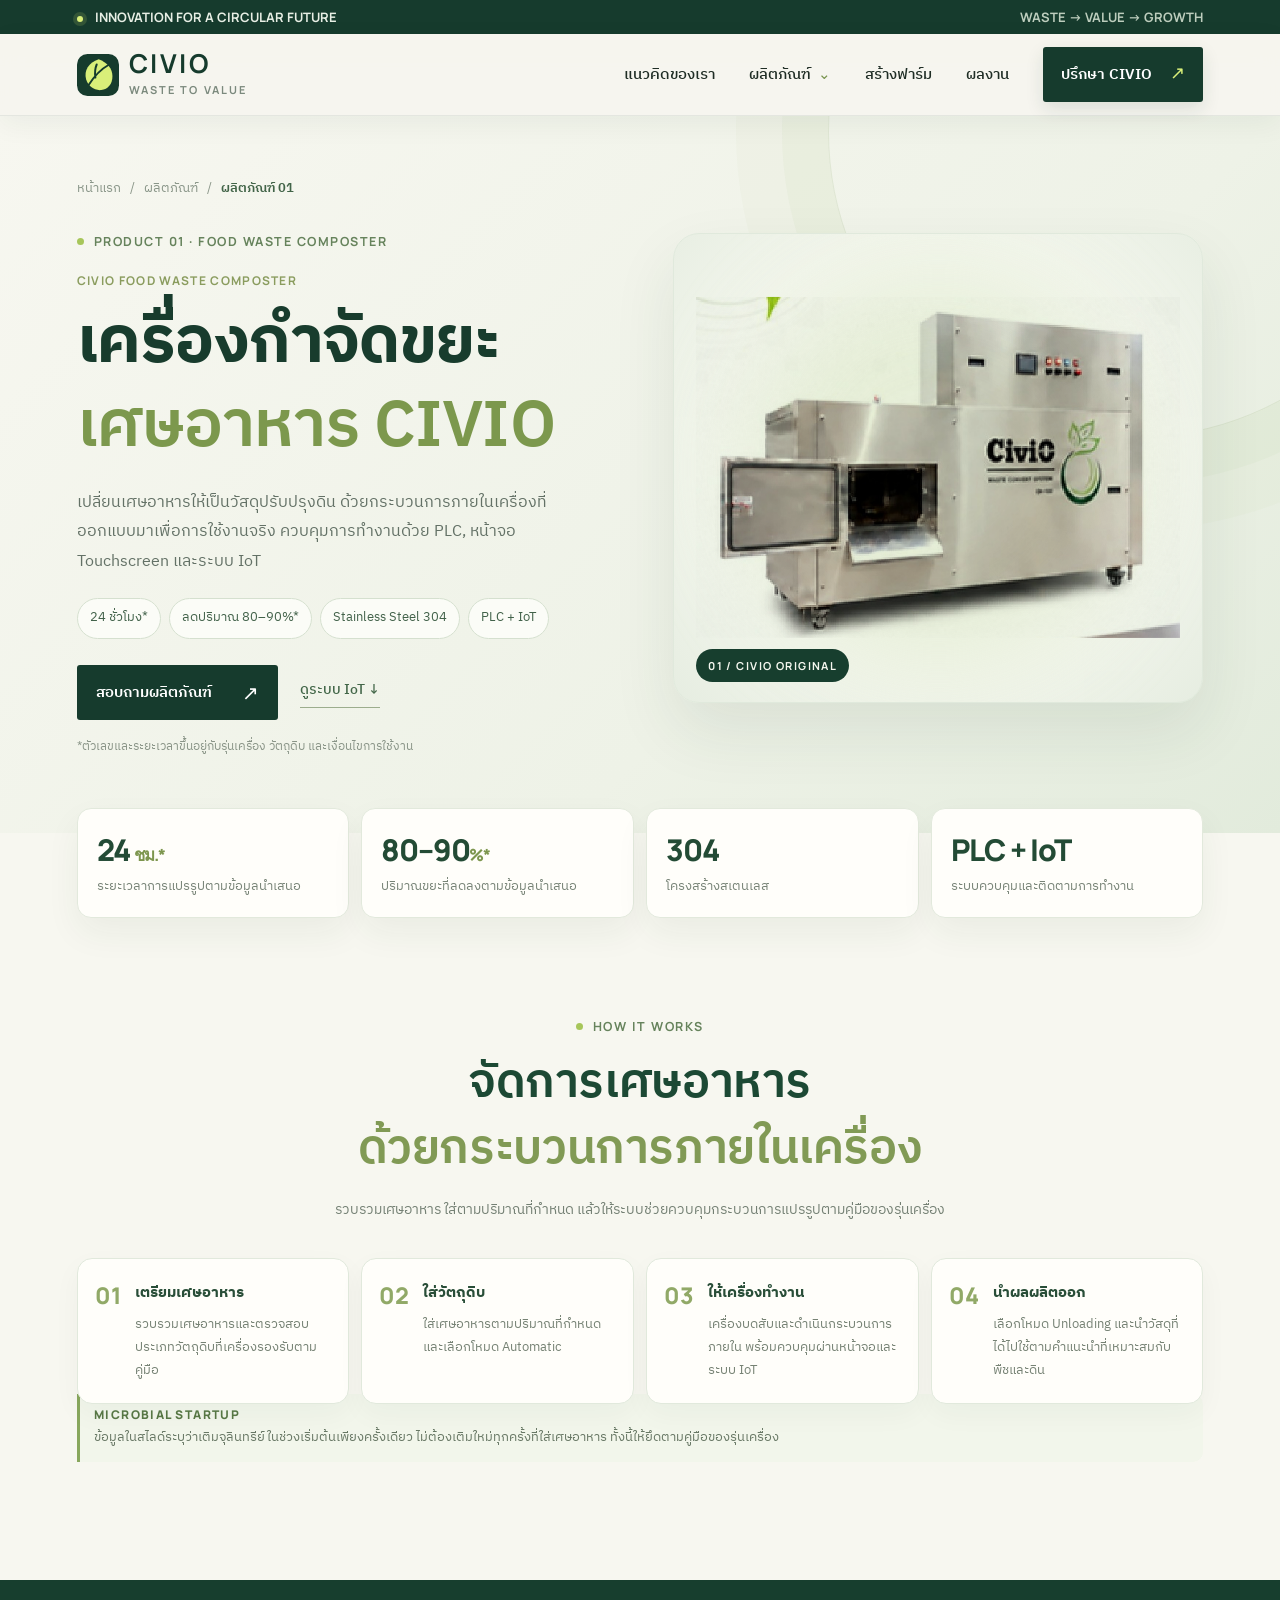
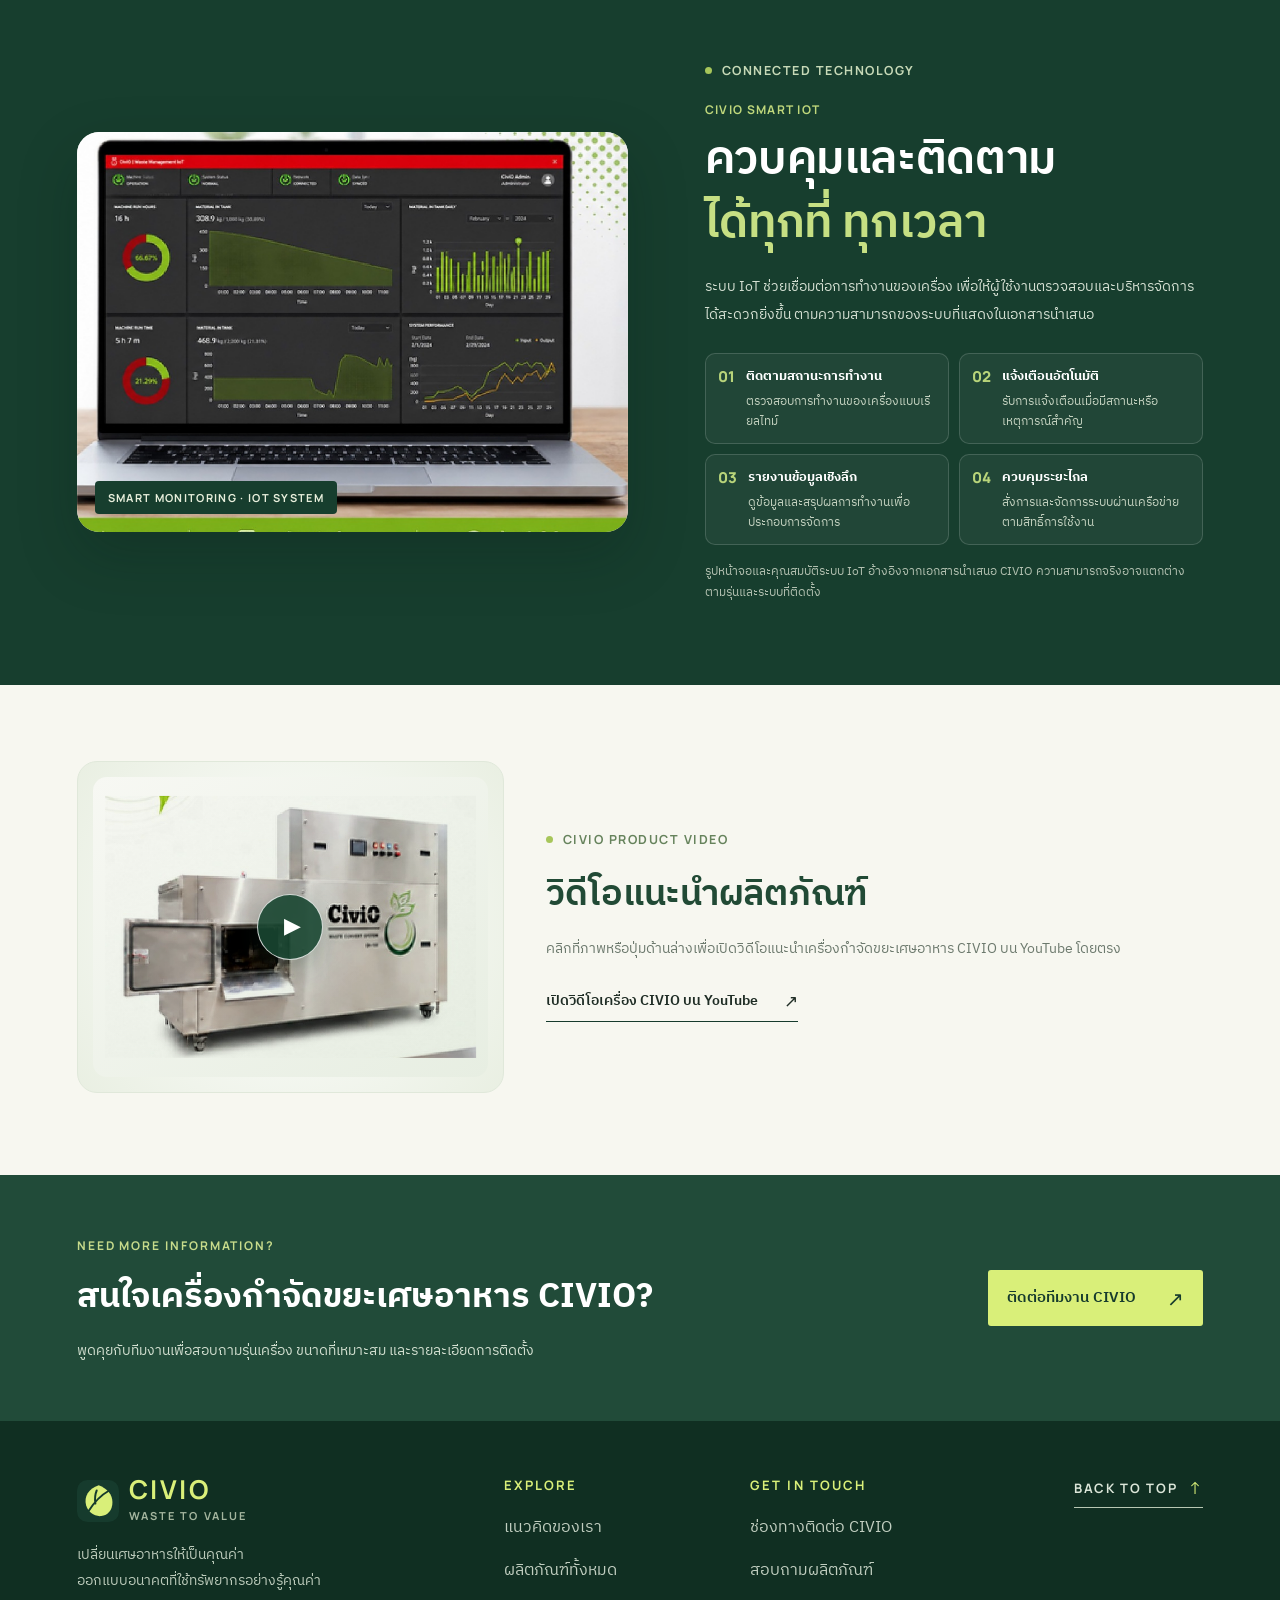
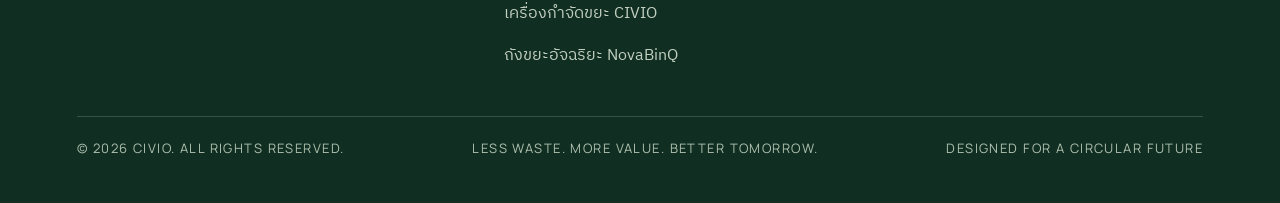
<file: product-civio.html>
<!DOCTYPE html>
<html lang="th">
<head>
  <meta charset="UTF-8"><meta name="viewport" content="width=device-width, initial-scale=1.0"><meta name="theme-color" content="#163b2d">
  <meta name="description" content="รายละเอียดผลิตภัณฑ์ CIVIO เทคโนโลยีจัดการขยะอินทรีย์และโซลูชันการคัดแยกขยะอัจฉริยะ">
  <link rel="preconnect" href="https://fonts.googleapis.com"><link rel="preconnect" href="https://fonts.gstatic.com" crossorigin>
  <link href="https://fonts.googleapis.com/css2?family=IBM+Plex+Sans+Thai:wght@300;400;500;600;700&family=Manrope:wght@400;500;600;700;800&display=swap" rel="stylesheet">
  <link rel="stylesheet" href="assets/css/style.css">
  <link rel="icon" href="assets/images/civio-mark.svg" type="image/svg+xml">
  <title>เครื่องกำจัดขยะเศษอาหาร CIVIO | CIVIO</title>
</head>
<body class="product-detail-page" id="top">
  <div class="scroll-progress" aria-hidden="true"><span id="scrollProgress"></span></div>
  <div class="topline"><div class="topline-inner"><span><i class="live-dot"></i> INNOVATION FOR A CIRCULAR FUTURE</span><span class="topline-right">WASTE → VALUE → GROWTH</span></div></div>
  <header class="header"><div class="header-inner">
    <a class="brand" href="index.html"><img src="assets/images/civio-mark.svg" alt="" class="brand-symbol" decoding="async"><span class="brand-name">CIVIO<small>WASTE TO VALUE</small></span></a>
    <button class="menu-toggle" type="button" aria-label="เปิดเมนู" aria-expanded="false" aria-controls="mainNav"><span></span><span></span></button>
    <nav class="main-nav" id="mainNav" aria-label="เมนูหลัก">
      <a href="index.html#story">แนวคิดของเรา</a>
      <div class="nav-dropdown"><button class="nav-dropdown-toggle" type="button" aria-expanded="false">ผลิตภัณฑ์ <span aria-hidden="true">⌄</span></button>
        <div class="nav-dropdown-menu" aria-label="เลือกผลิตภัณฑ์">
          <a href="product-civio.html"><small>PRODUCT 01</small><strong>เครื่องกำจัดขยะเศษอาหาร CIVIO</strong></a>
          <a href="product-novabinq.html"><small>PRODUCT 02</small><strong>ถังขยะอัจฉริยะ NovaBinQ</strong></a>
        </div>
      </div>
      <a href="index.html#farm">สร้างฟาร์ม</a><a href="index.html#credibility">ผลงาน</a>
      <a class="nav-contact" href="index.html#contact">ปรึกษา CIVIO <b>↗</b></a>
    </nav>
  </div></header>
  <main>
    <section class="product-detail-hero product-detail-civio">
      <div class="product-detail-hero-inner page-width">
        <div class="product-detail-copy reveal">
          <div class="detail-breadcrumb"><a href="index.html">หน้าแรก</a><span>/</span><a href="index.html#products">ผลิตภัณฑ์</a><span>/</span><b>ผลิตภัณฑ์ 01</b></div>
          <div class="eyebrow"><span></span> PRODUCT 01 · FOOD WASTE COMPOSTER</div>
          <p class="detail-overline">CIVIO FOOD WASTE COMPOSTER</p>
          <h1>เครื่องกำจัดขยะ<br><em>เศษอาหาร CIVIO</em></h1>
          <p class="detail-lead">เปลี่ยนเศษอาหารให้เป็นวัสดุปรับปรุงดิน ด้วยกระบวนการภายในเครื่องที่ออกแบบมาเพื่อการใช้งานจริง ควบคุมการทำงานด้วย PLC, หน้าจอ Touchscreen และระบบ IoT</p>
          <div class="detail-chip-row"><span>24 ชั่วโมง*</span><span>ลดปริมาณ 80–90%*</span><span>Stainless Steel 304</span><span>PLC + IoT</span></div>
          <div class="detail-actions"><a class="btn btn-forest" href="index.html#contact">สอบถามผลิตภัณฑ์ <span>↗</span></a><a class="btn-link" href="#iot">ดูระบบ IoT ↓</a></div>
          <small class="detail-disclaimer">*ตัวเลขและระยะเวลาขึ้นอยู่กับรุ่นเครื่อง วัตถุดิบ และเงื่อนไขการใช้งาน</small>
        </div>
        <div class="product-detail-hero-visual reveal reveal-delay"><div class="detail-image-glow"></div><img src="https://massdyna.com/wp-content/uploads/2026/08/3414c676-9cdc-49a3-9c5f-7c2a30764273-800x800.png" onerror="this.onerror=null;this.src='assets/images/civio-machine-product.jpg'" alt="เครื่องกำจัดขยะเศษอาหาร CIVIO รุ่นตัวอย่าง" fetchpriority="high" decoding="async"><span class="detail-image-index">01 / CIVIO ORIGINAL</span></div>
      </div>
    </section>

    <section class="detail-stat-section page-width">
      <div class="detail-stat-card"><strong>24 <small>ชม.*</small></strong><span>ระยะเวลาการแปรรูปตามข้อมูลนำเสนอ</span></div>
      <div class="detail-stat-card"><strong>80–90<small>%*</small></strong><span>ปริมาณขยะที่ลดลงตามข้อมูลนำเสนอ</span></div>
      <div class="detail-stat-card"><strong>304</strong><span>โครงสร้างสเตนเลส</span></div>
      <div class="detail-stat-card"><strong>PLC + IoT</strong><span>ระบบควบคุมและติดตามการทำงาน</span></div>
    </section>

    <section class="detail-section page-width">
      <div class="detail-section-heading reveal"><div class="eyebrow"><span></span> HOW IT WORKS</div><h2>จัดการเศษอาหาร<br><em>ด้วยกระบวนการภายในเครื่อง</em></h2><p>รวบรวมเศษอาหาร ใส่ตามปริมาณที่กำหนด แล้วให้ระบบช่วยควบคุมกระบวนการแปรรูปตามคู่มือของรุ่นเครื่อง</p></div>
      <div class="detail-steps-grid">
        <article class="detail-step reveal"><span>01</span><div><b>เตรียมเศษอาหาร</b><p>รวบรวมเศษอาหารและตรวจสอบประเภทวัตถุดิบที่เครื่องรองรับตามคู่มือ</p></div></article>
        <article class="detail-step reveal"><span>02</span><div><b>ใส่วัตถุดิบ</b><p>ใส่เศษอาหารตามปริมาณที่กำหนด และเลือกโหมด Automatic</p></div></article>
        <article class="detail-step reveal"><span>03</span><div><b>ให้เครื่องทำงาน</b><p>เครื่องบดสับและดำเนินกระบวนการภายใน พร้อมควบคุมผ่านหน้าจอและระบบ IoT</p></div></article>
        <article class="detail-step reveal"><span>04</span><div><b>นำผลผลิตออก</b><p>เลือกโหมด Unloading และนำวัสดุที่ได้ไปใช้ตามคำแนะนำที่เหมาะสมกับพืชและดิน</p></div></article>
      </div>
      <div class="microbe-startup-note"><b>MICROBIAL STARTUP</b><span>ข้อมูลในสไลด์ระบุว่าเติมจุลินทรีย์ในช่วงเริ่มต้นเพียงครั้งเดียว ไม่ต้องเติมใหม่ทุกครั้งที่ใส่เศษอาหาร ทั้งนี้ให้ยึดตามคู่มือของรุ่นเครื่อง</span></div>
    </section>

    <section class="iot-section" id="iot">
      <div class="iot-section-inner page-width">
        <div class="iot-visual reveal"><img src="assets/images/civio-iot-dashboard.jpg" alt="ตัวอย่างหน้าจอระบบ IoT สำหรับติดตามและควบคุมการทำงานของเครื่อง CIVIO" loading="lazy" decoding="async"><span>SMART MONITORING · IOT SYSTEM</span></div>
        <div class="iot-copy reveal reveal-delay">
          <div class="eyebrow"><span></span> CONNECTED TECHNOLOGY</div>
          <p class="detail-overline">CIVIO SMART IOT</p>
          <h2>ควบคุมและติดตาม<br><em>ได้ทุกที่ ทุกเวลา</em></h2>
          <p>ระบบ IoT ช่วยเชื่อมต่อการทำงานของเครื่อง เพื่อให้ผู้ใช้งานตรวจสอบและบริหารจัดการได้สะดวกยิ่งขึ้น ตามความสามารถของระบบที่แสดงในเอกสารนำเสนอ</p>
          <div class="iot-feature-list">
            <div><span>01</span><p><b>ติดตามสถานะการทำงาน</b><small>ตรวจสอบการทำงานของเครื่องแบบเรียลไทม์</small></p></div>
            <div><span>02</span><p><b>แจ้งเตือนอัตโนมัติ</b><small>รับการแจ้งเตือนเมื่อมีสถานะหรือเหตุการณ์สำคัญ</small></p></div>
            <div><span>03</span><p><b>รายงานข้อมูลเชิงลึก</b><small>ดูข้อมูลและสรุปผลการทำงานเพื่อประกอบการจัดการ</small></p></div>
            <div><span>04</span><p><b>ควบคุมระยะไกล</b><small>สั่งการและจัดการระบบผ่านเครือข่ายตามสิทธิ์การใช้งาน</small></p></div>
          </div>
          <small class="detail-disclaimer">รูปหน้าจอและคุณสมบัติระบบ IoT อ้างอิงจากเอกสารนำเสนอ CIVIO ความสามารถจริงอาจแตกต่างตามรุ่นและระบบที่ติดตั้ง</small>
        </div>
      </div>
    </section>

    <section class="novabin-video-note civio-video-note page-width">
      <div class="novabin-video-image civio-video-image reveal">
        <a class="civio-video-thumb" href="https://www.youtube.com/watch?v=NRCYyO5xy0o" target="_blank" rel="noopener noreferrer" aria-label="เปิดวิดีโอเครื่องกำจัดขยะเศษอาหาร CIVIO บน YouTube">
          <img src="assets/images/civio-machine-product.jpg" alt="ภาพเครื่องกำจัดขยะเศษอาหาร CIVIO สำหรับเปิดวิดีโอแนะนำผลิตภัณฑ์" loading="lazy" decoding="async">
          <span class="civio-video-play" aria-hidden="true">▶</span>
        </a>
      </div>
      <div class="reveal reveal-delay">
        <div class="eyebrow"><span></span> CIVIO PRODUCT VIDEO</div>
        <h2>วิดีโอแนะนำผลิตภัณฑ์</h2>
        <p>คลิกที่ภาพหรือปุ่มด้านล่างเพื่อเปิดวิดีโอแนะนำเครื่องกำจัดขยะเศษอาหาร CIVIO บน YouTube โดยตรง</p>
        <a class="under-link" href="https://www.youtube.com/watch?v=NRCYyO5xy0o" target="_blank" rel="noopener noreferrer">เปิดวิดีโอเครื่อง CIVIO บน YouTube <span>↗</span></a>
      </div>
    </section>

    <section class="detail-final-cta"><div class="page-width"><div><span>NEED MORE INFORMATION?</span><h2>สนใจเครื่องกำจัดขยะเศษอาหาร CIVIO?</h2><p>พูดคุยกับทีมงานเพื่อสอบถามรุ่นเครื่อง ขนาดที่เหมาะสม และรายละเอียดการติดตั้ง</p></div><a class="btn btn-lime" href="index.html#contact">ติดต่อทีมงาน CIVIO <span>↗</span></a></div></section>
  </main>
  <footer class="footer product-detail-footer"><div class="footer-main page-width">
      <div class="footer-brand"><a class="brand brand-footer" href="index.html"><img src="assets/images/civio-mark.svg" alt="" class="brand-symbol" decoding="async"><span class="brand-name">CIVIO<small>WASTE TO VALUE</small></span></a><p>เปลี่ยนเศษอาหารให้เป็นคุณค่า<br>ออกแบบอนาคตที่ใช้ทรัพยากรอย่างรู้คุณค่า</p></div>
      <div class="footer-col"><span>EXPLORE</span><a href="index.html#story">แนวคิดของเรา</a><a href="index.html#products">ผลิตภัณฑ์ทั้งหมด</a><a href="product-civio.html">เครื่องกำจัดขยะ CIVIO</a><a href="product-novabinq.html">ถังขยะอัจฉริยะ NovaBinQ</a></div>
      <div class="footer-col"><span>GET IN TOUCH</span><a href="index.html#contact">ช่องทางติดต่อ CIVIO</a><a href="index.html#contact">สอบถามผลิตภัณฑ์</a></div>
      <a class="back-top" href="#top">BACK TO TOP <b>↑</b></a>
    </div><div class="footer-bottom page-width"><span>© <span id="currentYear"></span> CIVIO. ALL RIGHTS RESERVED.</span><span>LESS WASTE. MORE VALUE. BETTER TOMORROW.</span><span>DESIGNED FOR A CIRCULAR FUTURE</span></div></footer>
  <script src="assets/js/main.js"></script>
</body></html>
</file>
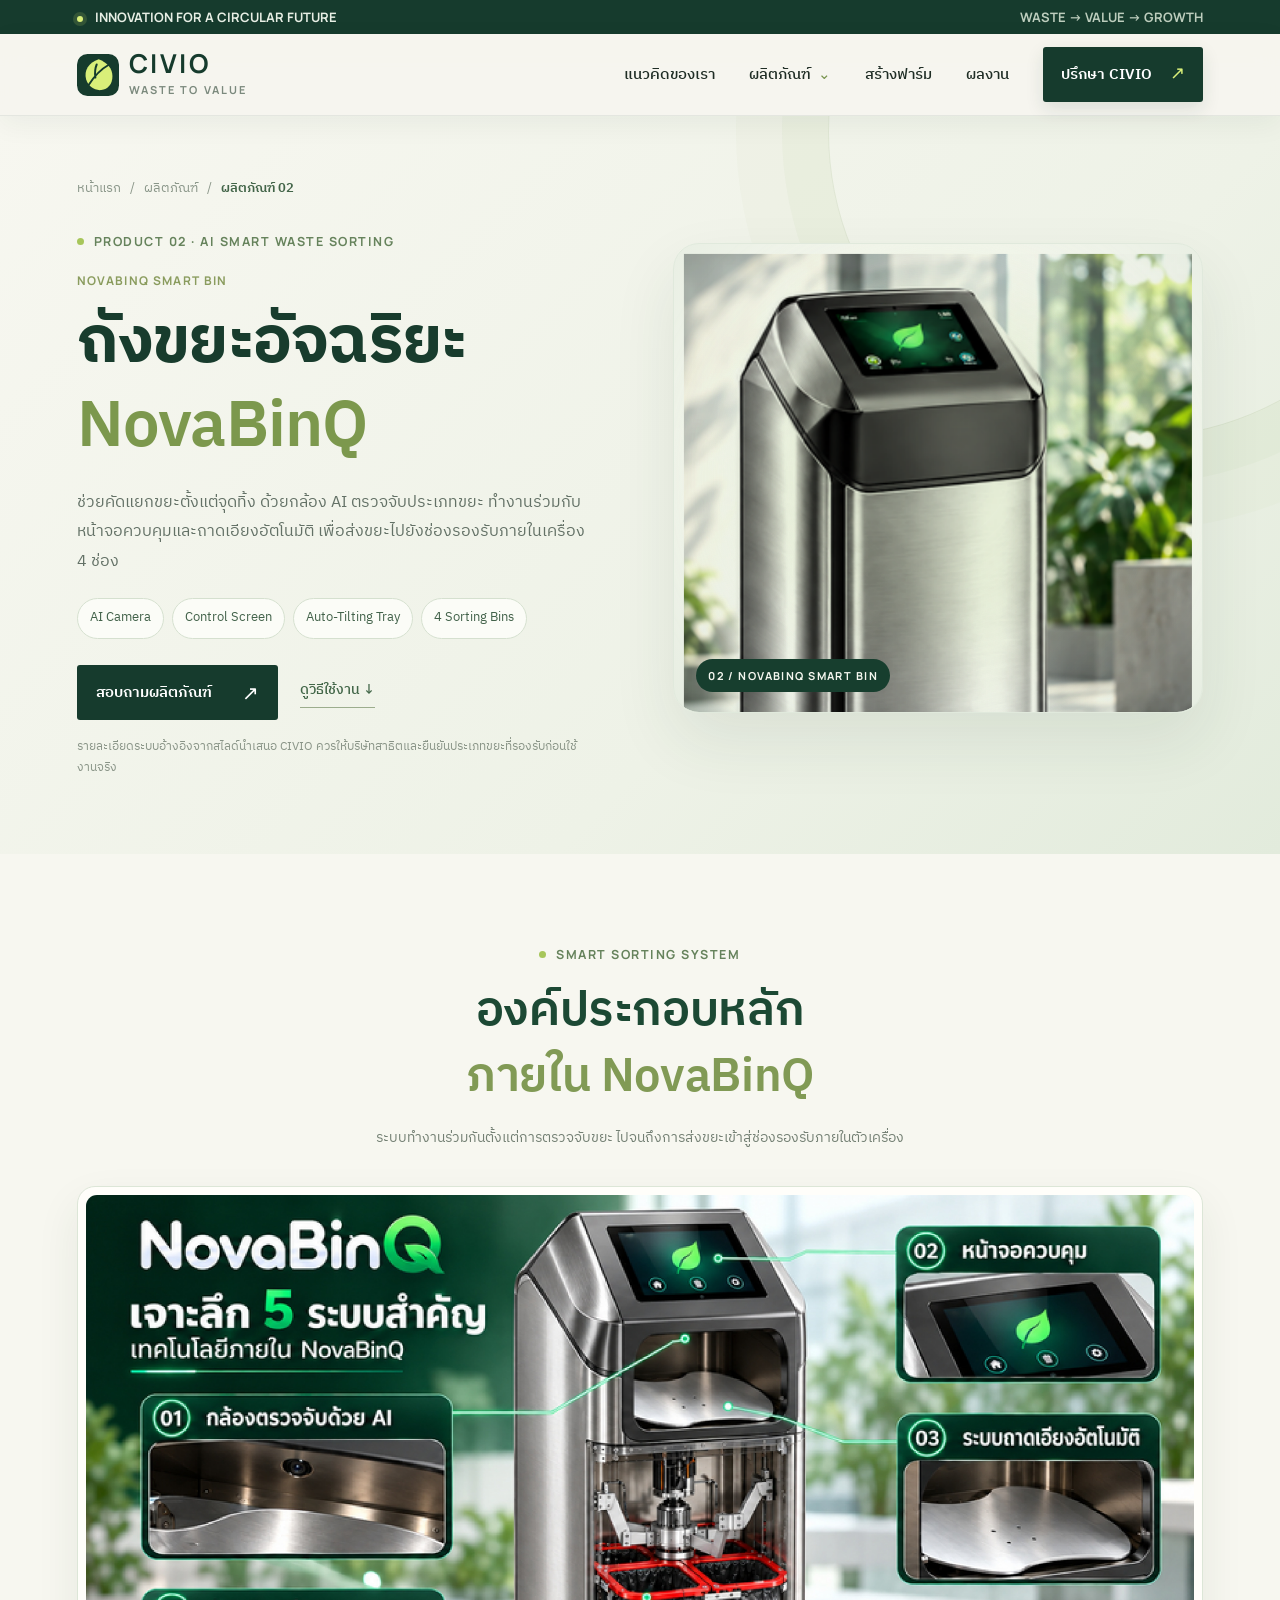
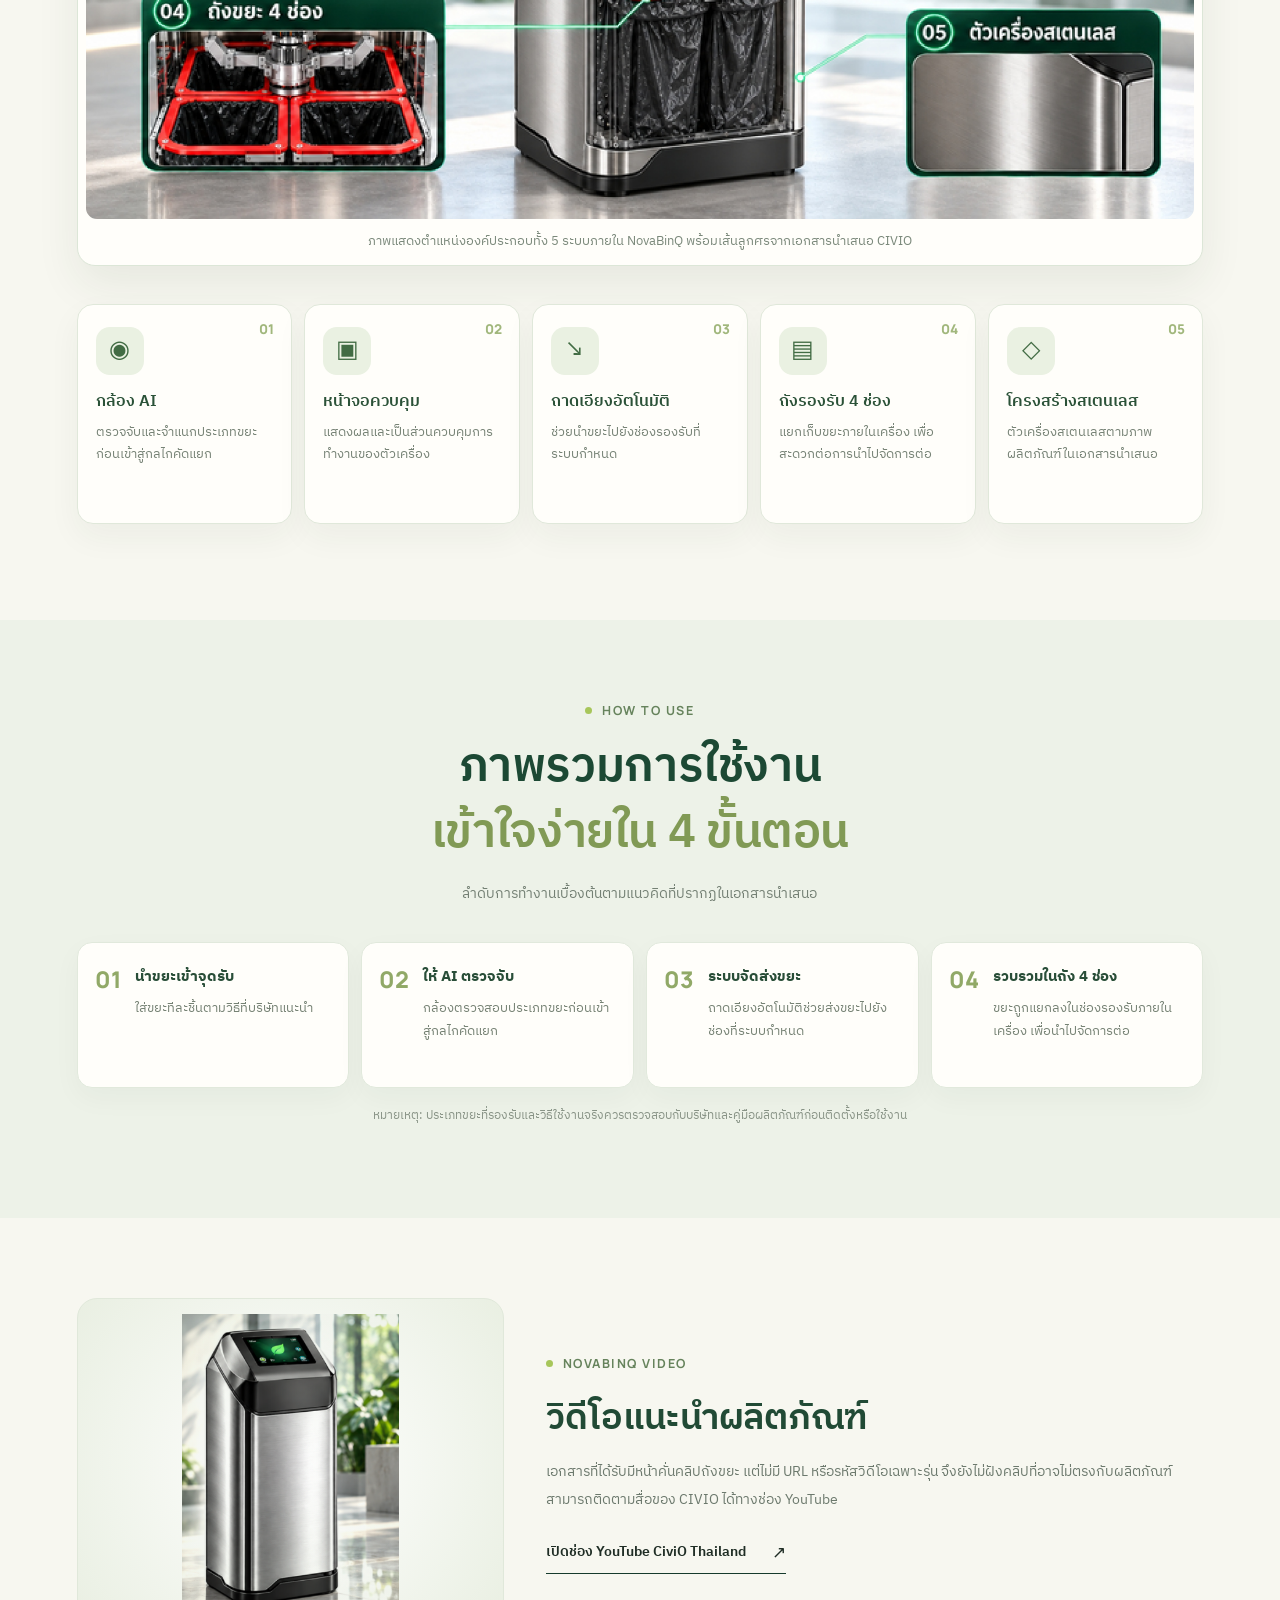
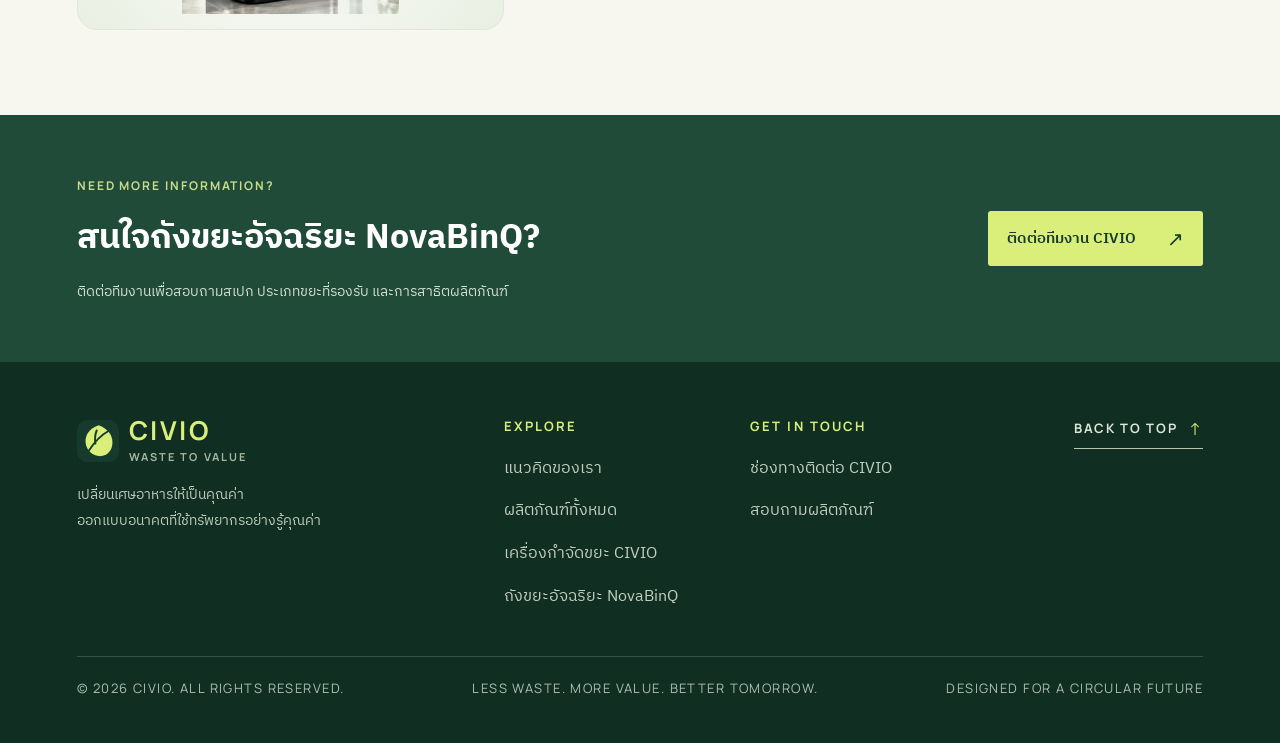
<file: product-novabinq.html>
<!DOCTYPE html>
<html lang="th">
<head>
  <meta charset="UTF-8"><meta name="viewport" content="width=device-width, initial-scale=1.0"><meta name="theme-color" content="#163b2d">
  <meta name="description" content="รายละเอียดถังขยะอัจฉริยะ NovaBinQ ระบบคัดแยกขยะด้วยกล้อง AI และกลไกอัตโนมัติ">
  <link rel="preconnect" href="https://fonts.googleapis.com"><link rel="preconnect" href="https://fonts.gstatic.com" crossorigin>
  <link href="https://fonts.googleapis.com/css2?family=IBM+Plex+Sans+Thai:wght@300;400;500;600;700&family=Manrope:wght@400;500;600;700;800&display=swap" rel="stylesheet">
  <link rel="stylesheet" href="assets/css/style.css">
  <link rel="icon" href="assets/images/civio-mark.svg" type="image/svg+xml">
  <title>ถังขยะอัจฉริยะ NovaBinQ | CIVIO</title>
</head>
<body class="product-detail-page" id="top">
  <div class="scroll-progress" aria-hidden="true"><span id="scrollProgress"></span></div>
  <div class="topline"><div class="topline-inner"><span><i class="live-dot"></i> INNOVATION FOR A CIRCULAR FUTURE</span><span class="topline-right">WASTE → VALUE → GROWTH</span></div></div>
  <header class="header"><div class="header-inner">
    <a class="brand" href="index.html"><img src="assets/images/civio-mark.svg" alt="" class="brand-symbol" decoding="async"><span class="brand-name">CIVIO<small>WASTE TO VALUE</small></span></a>
    <button class="menu-toggle" type="button" aria-label="เปิดเมนู" aria-expanded="false" aria-controls="mainNav"><span></span><span></span></button>
    <nav class="main-nav" id="mainNav" aria-label="เมนูหลัก">
      <a href="index.html#story">แนวคิดของเรา</a>
      <div class="nav-dropdown"><button class="nav-dropdown-toggle" type="button" aria-expanded="false">ผลิตภัณฑ์ <span aria-hidden="true">⌄</span></button>
        <div class="nav-dropdown-menu" aria-label="เลือกผลิตภัณฑ์">
          <a href="product-civio.html"><small>PRODUCT 01</small><strong>เครื่องกำจัดขยะเศษอาหาร CIVIO</strong></a>
          <a href="product-novabinq.html"><small>PRODUCT 02</small><strong>ถังขยะอัจฉริยะ NovaBinQ</strong></a>
        </div>
      </div>
      <a href="index.html#farm">สร้างฟาร์ม</a><a href="index.html#credibility">ผลงาน</a>
      <a class="nav-contact" href="index.html#contact">ปรึกษา CIVIO <b>↗</b></a>
    </nav>
  </div></header>
  <main>
    <section class="product-detail-hero product-detail-novabin">
      <div class="product-detail-hero-inner page-width">
        <div class="product-detail-copy reveal">
          <div class="detail-breadcrumb"><a href="index.html">หน้าแรก</a><span>/</span><a href="index.html#products">ผลิตภัณฑ์</a><span>/</span><b>ผลิตภัณฑ์ 02</b></div>
          <div class="eyebrow"><span></span> PRODUCT 02 · AI SMART WASTE SORTING</div>
          <p class="detail-overline">NOVABINQ SMART BIN</p>
          <h1>ถังขยะอัจฉริยะ<br><em>NovaBinQ</em></h1>
          <p class="detail-lead">ช่วยคัดแยกขยะตั้งแต่จุดทิ้ง ด้วยกล้อง AI ตรวจจับประเภทขยะ ทำงานร่วมกับหน้าจอควบคุมและถาดเอียงอัตโนมัติ เพื่อส่งขยะไปยังช่องรองรับภายในเครื่อง 4 ช่อง</p>
          <div class="detail-chip-row"><span>AI Camera</span><span>Control Screen</span><span>Auto-Tilting Tray</span><span>4 Sorting Bins</span></div>
          <div class="detail-actions"><a class="btn btn-forest" href="index.html#contact">สอบถามผลิตภัณฑ์ <span>↗</span></a><a class="btn-link" href="#how-to-use">ดูวิธีใช้งาน ↓</a></div>
          <small class="detail-disclaimer">รายละเอียดระบบอ้างอิงจากสไลด์นำเสนอ CIVIO ควรให้บริษัทสาธิตและยืนยันประเภทขยะที่รองรับก่อนใช้งานจริง</small>
        </div>
        <div class="product-detail-hero-visual novabin-hero-visual reveal reveal-delay"><div class="detail-image-glow"></div><img src="assets/images/novabinq-smart-bin.png" alt="ถังขยะอัจฉริยะ NovaBinQ แสดงตัวเครื่องและกลไกคัดแยกภายใน" fetchpriority="high" decoding="async"><span class="detail-image-index">02 / NOVABINQ SMART BIN</span></div>
      </div>
    </section>

    <section class="detail-section page-width novabin-system-section">
      <div class="detail-section-heading reveal"><div class="eyebrow"><span></span> SMART SORTING SYSTEM</div><h2>องค์ประกอบหลัก<br><em>ภายใน NovaBinQ</em></h2><p>ระบบทำงานร่วมกันตั้งแต่การตรวจจับขยะ ไปจนถึงการส่งขยะเข้าสู่ช่องรองรับภายในตัวเครื่อง</p></div>
      <figure class="novabin-detail-image reveal">
        <img src="assets/images/novabinq-components-full.jpg" alt="ภาพอินโฟกราฟิก NovaBinQ แบบเต็มกรอบ แสดงตัวเครื่องตรงกลางและลูกศรชี้ 5 องค์ประกอบ ได้แก่ กล้องตรวจจับด้วย AI หน้าจอควบคุม ระบบถาดเอียงอัตโนมัติ ถังขยะ 4 ช่อง และตัวเครื่องสเตนเลส" loading="lazy" decoding="async">
        <figcaption>ภาพแสดงตำแหน่งองค์ประกอบทั้ง 5 ระบบภายใน NovaBinQ พร้อมเส้นลูกศรจากเอกสารนำเสนอ CIVIO</figcaption>
      </figure>
      <div class="novabin-system-grid">
        <article class="novabin-system-card reveal"><span>01</span><div class="novabin-system-icon">◉</div><h3>กล้อง AI</h3><p>ตรวจจับและจำแนกประเภทขยะก่อนเข้าสู่กลไกคัดแยก</p></article>
        <article class="novabin-system-card reveal"><span>02</span><div class="novabin-system-icon">▣</div><h3>หน้าจอควบคุม</h3><p>แสดงผลและเป็นส่วนควบคุมการทำงานของตัวเครื่อง</p></article>
        <article class="novabin-system-card reveal"><span>03</span><div class="novabin-system-icon">↘</div><h3>ถาดเอียงอัตโนมัติ</h3><p>ช่วยนำขยะไปยังช่องรองรับที่ระบบกำหนด</p></article>
        <article class="novabin-system-card reveal"><span>04</span><div class="novabin-system-icon">▤</div><h3>ถังรองรับ 4 ช่อง</h3><p>แยกเก็บขยะภายในเครื่อง เพื่อสะดวกต่อการนำไปจัดการต่อ</p></article>
        <article class="novabin-system-card reveal"><span>05</span><div class="novabin-system-icon">◇</div><h3>โครงสร้างสเตนเลส</h3><p>ตัวเครื่องสเตนเลสตามภาพผลิตภัณฑ์ในเอกสารนำเสนอ</p></article>
      </div>
    </section>

    <section class="novabin-how-section" id="how-to-use">
      <div class="page-width">
        <div class="detail-section-heading reveal"><div class="eyebrow"><span></span> HOW TO USE</div><h2>ภาพรวมการใช้งาน<br><em>เข้าใจง่ายใน 4 ขั้นตอน</em></h2><p>ลำดับการทำงานเบื้องต้นตามแนวคิดที่ปรากฏในเอกสารนำเสนอ</p></div>
        <div class="detail-steps-grid">
          <article class="detail-step reveal"><span>01</span><div><b>นำขยะเข้าจุดรับ</b><p>ใส่ขยะทีละชิ้นตามวิธีที่บริษัทแนะนำ</p></div></article>
          <article class="detail-step reveal"><span>02</span><div><b>ให้ AI ตรวจจับ</b><p>กล้องตรวจสอบประเภทขยะก่อนเข้าสู่กลไกคัดแยก</p></div></article>
          <article class="detail-step reveal"><span>03</span><div><b>ระบบจัดส่งขยะ</b><p>ถาดเอียงอัตโนมัติช่วยส่งขยะไปยังช่องที่ระบบกำหนด</p></div></article>
          <article class="detail-step reveal"><span>04</span><div><b>รวบรวมในถัง 4 ช่อง</b><p>ขยะถูกแยกลงในช่องรองรับภายในเครื่อง เพื่อนำไปจัดการต่อ</p></div></article>
        </div>
        <p class="detail-disclaimer novabin-notice">หมายเหตุ: ประเภทขยะที่รองรับและวิธีใช้งานจริงควรตรวจสอบกับบริษัทและคู่มือผลิตภัณฑ์ก่อนติดตั้งหรือใช้งาน</p>
      </div>
    </section>

    <section class="novabin-video-note page-width"><div class="novabin-video-image"><img src="assets/images/novabinq-smart-bin.png" alt="ถังขยะอัจฉริยะ NovaBinQ" loading="lazy" decoding="async"></div><div><div class="eyebrow"><span></span> NOVABINQ VIDEO</div><h2>วิดีโอแนะนำผลิตภัณฑ์</h2><p>เอกสารที่ได้รับมีหน้าคั่นคลิปถังขยะ แต่ไม่มี URL หรือรหัสวิดีโอเฉพาะรุ่น จึงยังไม่ฝังคลิปที่อาจไม่ตรงกับผลิตภัณฑ์ สามารถติดตามสื่อของ CIVIO ได้ทางช่อง YouTube</p><a class="under-link" href="https://www.youtube.com/@civiothailand9654" target="_blank" rel="noopener">เปิดช่อง YouTube CiviO Thailand <span>↗</span></a></div></section>

    <section class="detail-final-cta"><div class="page-width"><div><span>NEED MORE INFORMATION?</span><h2>สนใจถังขยะอัจฉริยะ NovaBinQ?</h2><p>ติดต่อทีมงานเพื่อสอบถามสเปก ประเภทขยะที่รองรับ และการสาธิตผลิตภัณฑ์</p></div><a class="btn btn-lime" href="index.html#contact">ติดต่อทีมงาน CIVIO <span>↗</span></a></div></section>
  </main>
  <footer class="footer product-detail-footer"><div class="footer-main page-width">
      <div class="footer-brand"><a class="brand brand-footer" href="index.html"><img src="assets/images/civio-mark.svg" alt="" class="brand-symbol" decoding="async"><span class="brand-name">CIVIO<small>WASTE TO VALUE</small></span></a><p>เปลี่ยนเศษอาหารให้เป็นคุณค่า<br>ออกแบบอนาคตที่ใช้ทรัพยากรอย่างรู้คุณค่า</p></div>
      <div class="footer-col"><span>EXPLORE</span><a href="index.html#story">แนวคิดของเรา</a><a href="index.html#products">ผลิตภัณฑ์ทั้งหมด</a><a href="product-civio.html">เครื่องกำจัดขยะ CIVIO</a><a href="product-novabinq.html">ถังขยะอัจฉริยะ NovaBinQ</a></div>
      <div class="footer-col"><span>GET IN TOUCH</span><a href="index.html#contact">ช่องทางติดต่อ CIVIO</a><a href="index.html#contact">สอบถามผลิตภัณฑ์</a></div>
      <a class="back-top" href="#top">BACK TO TOP <b>↑</b></a>
    </div><div class="footer-bottom page-width"><span>© <span id="currentYear"></span> CIVIO. ALL RIGHTS RESERVED.</span><span>LESS WASTE. MORE VALUE. BETTER TOMORROW.</span><span>DESIGNED FOR A CIRCULAR FUTURE</span></div></footer>
  <script src="assets/js/main.js"></script>
</body></html>
</file>
<file: assets/css/style.css>
@charset "UTF-8";
:root{
 --forest:#163b2d;--forest-2:#214b39;--forest-3:#2f6047;--lime:#d9ef79;--lime-2:#c6df63;
 --cream:#f6f5ee;--paper:#eeeee5;--white:#fffefa;--ink:#1f2d25;--muted:#6c786f;--line:rgba(22,59,45,.16);
 --thai:'IBM Plex Sans Thai',sans-serif;--latin:'Manrope',sans-serif;--page:1200px;
}
*{box-sizing:border-box}
html{scroll-behavior:smooth;scroll-padding-top:100px}
body{margin:0;background:var(--cream);color:var(--ink);font-family:var(--thai);font-size:16px;line-height:1.7;-webkit-font-smoothing:antialiased}
img{display:block;max-width:100%;width:100%;height:100%;object-fit:cover}
a{color:inherit;text-decoration:none}
button,input,textarea,select{font:inherit}
button,a{-webkit-tap-highlight-color:transparent}
::selection{background:var(--lime);color:var(--forest)}
.page-width{width:min(var(--page),88%);margin-inline:auto}
.section-space{padding:112px 0}
.scroll-progress{position:fixed;z-index:100;left:0;top:0;width:100%;height:3px;background:transparent}
.scroll-progress span{display:block;width:0;height:100%;background:var(--lime);transition:width .08s linear}
.topline{background:var(--forest);color:#e8efe5;font:12px var(--latin);letter-spacing:.14em}
.topline-inner{height:31px;width:min(var(--page),88%);margin:auto;display:flex;align-items:center;justify-content:space-between}
.live-dot{display:inline-block;width:6px;height:6px;border-radius:50%;background:var(--lime);margin-right:9px;box-shadow:0 0 0 4px #d9ef7925}
.topline-right{color:#bdcdbd}
.header{height:82px;position:sticky;top:0;z-index:50;background:rgba(246,245,238,.94);backdrop-filter:blur(14px);border-bottom:1px solid rgba(22,59,45,.08)}
.header-inner{height:100%;width:min(var(--page),88%);margin:auto;display:flex;align-items:center;justify-content:space-between}
.brand{display:flex;align-items:center;gap:10px;color:var(--forest)}
.brand-symbol{width:42px;height:42px;object-fit:contain}
.brand-name{font:800 26px/1 var(--latin);letter-spacing:.095em;display:flex;flex-direction:column}
.brand-name small{font:700 11px/1.5 var(--latin);letter-spacing:.19em;margin-top:6px;color:#7b897d}
.main-nav{height:100%;display:flex;align-items:center;gap:34px;font-size:15px;font-weight:500}
.main-nav>a:not(.nav-contact){position:relative;padding:8px 0}
.main-nav>a:not(.nav-contact)::after{content:"";position:absolute;left:0;bottom:1px;width:0;height:1px;background:var(--forest);transition:width .25s}
.main-nav>a:not(.nav-contact):hover::after{width:100%}
.nav-contact{background:var(--forest);color:white;padding:13px 18px;border-radius:3px}
.nav-contact b{color:var(--lime);font:18px var(--latin);margin-left:14px}
.menu-toggle{display:none}
.hero{min-height:720px;height:min(820px,calc(100vh - 113px));position:relative;background:var(--forest);color:white;overflow:hidden}
.hero-image{position:absolute;inset:0 0 0 25%;background:url('../images/circular-garden-concept.webp') center 55%/cover;transform:scale(1.02);animation:slowZoom 20s ease-in-out infinite alternate}
.hero-tint{position:absolute;inset:0;background:linear-gradient(90deg,rgba(13,42,30,.98) 0%,rgba(16,48,34,.92) 34%,rgba(18,52,37,.51) 68%,rgba(18,52,37,.12) 100%),linear-gradient(0deg,rgba(9,30,21,.56),transparent 34%)}
.hero-content{height:100%;position:relative;z-index:1;display:flex;align-items:center;justify-content:space-between;padding-top:30px;padding-bottom:90px}
.hero-copy{max-width:710px;padding-top:12px}
.eyebrow{display:flex;align-items:center;gap:10px;font:700 12px var(--latin);letter-spacing:.17em;color:#66835c;margin-bottom:22px}
.eyebrow>span{display:block;width:7px;height:7px;background:#a7c65a;border-radius:50%}
.eyebrow-light{color:#d9e6d8}
.hero-overline,.promise-kicker,.farm-overline{font:700 12.5px var(--latin);letter-spacing:.16em;color:var(--lime)}
.hero h1{font-size:clamp(48px,6vw,78px);line-height:1.19;font-weight:600;letter-spacing:-.045em;margin:16px 0 22px}
.hero h1 em,.promise h2 em,.manifesto h2 em,.section-header h2 em,.farm-copy h2 em,.contact-copy h2 em,.belief h2 em{font-style:normal;color:#b8d66b}
.hero-description{max-width:560px;color:#d6e1d6;font-size:15.5px;line-height:2}
.hero-actions{display:flex;align-items:center;gap:28px;margin-top:32px}
.btn{display:inline-flex;align-items:center;justify-content:space-between;gap:30px;min-width:190px;padding:14px 19px;border:0;border-radius:3px;font-size:15px;font-weight:600;transition:transform .24s,background .24s;cursor:pointer}
.btn:hover{transform:translateY(-3px)}
.btn span{font:20px var(--latin)}
.btn-lime{background:var(--lime);color:var(--forest)}
.btn-white{background:var(--white);color:var(--forest)}
.btn-forest{background:var(--forest);color:white}
.btn-link{font-size:14px;font-weight:500}
.btn-link span{margin-left:10px;font:18px var(--latin)}
.btn-link-light{color:white}
.btn-link-light span{color:var(--lime)}
.hero-footnote{display:flex;align-items:center;gap:12px;margin-top:58px;color:#c3d2c1;font:11px var(--latin);letter-spacing:.15em}
.hero-footnote .line{width:37px;height:1px;background:var(--lime)}
.hero-side{align-self:center;margin-top:170px;text-align:center}
.hero-orbit{width:150px;height:150px;border:1px solid #ffffffa8;border-radius:50%;display:flex;flex-direction:column;align-items:center;justify-content:center;transform:rotate(8deg);background:#ffffff0a;backdrop-filter:blur(4px)}
.hero-orbit>span{font:700 53px/.95 var(--latin);color:var(--lime)}
.hero-orbit>small{font:700 12px var(--latin);letter-spacing:.2em;color:white;margin:5px}
.hero-orbit>i{font:11px/1.5 var(--latin);font-style:normal;letter-spacing:.09em;color:#dce6d9;margin-top:9px}
.hero-side>p{font-size:12px;max-width:165px;color:#d5dfd3;line-height:1.6;margin:12px auto}
.hero-bottom{position:absolute;left:6%;right:6%;bottom:0;height:49px;border-top:1px solid #ffffff3d;z-index:3;display:flex;justify-content:space-between;align-items:center;font:11px var(--latin);letter-spacing:.15em;color:#d3ded1}
.hero-bottom a b{font:16px var(--latin);color:var(--lime);margin-left:9px}
.manifesto{width:min(var(--page),88%);margin:auto;display:grid;grid-template-columns:.55fr 1.25fr 1fr;gap:44px;align-items:start}
.manifesto-aside{display:flex;align-items:center;gap:14px;padding-top:8px;color:#6c8668;font:700 11px var(--latin);letter-spacing:.15em}
.section-number{width:34px;height:34px;border:1px solid #6b8860;border-radius:50%;display:grid;place-items:center;font:12.5px var(--latin)}
.manifesto-content h2,.section-header h2,.contact-copy h2{font-size:clamp(34px,4.2vw,53px);line-height:1.35;color:var(--forest);font-weight:500;letter-spacing:-.04em;margin:0 0 22px}
.manifesto-content h2 em,.section-header h2 em,.contact-copy h2 em{color:#78944e}
.manifesto-lead{font-size:17px;line-height:1.85;font-weight:500}
.body-copy{font-size:15px;line-height:2;color:var(--muted);margin:15px 0 24px}
.under-link{display:inline-flex;align-items:center;gap:26px;padding-bottom:8px;border-bottom:1px solid var(--forest);font-size:14px;font-weight:600}
.under-link span{font:17px var(--latin)}
.manifesto-image{height:370px;position:relative;margin-top:38px}
.manifesto-image img{object-position:60% center}
.image-credit{position:absolute;bottom:0;left:0;background:var(--forest);color:#e6efdf;padding:10px 14px;font:11px var(--latin);letter-spacing:.13em}
.promise{position:relative;overflow:hidden;background:#143b2b;color:white}
.promise-background{position:absolute;inset:0;background:radial-gradient(circle at 72% 28%,rgba(139,177,91,.24),transparent 34%),linear-gradient(135deg,#163b2d,#0f2b20 72%);opacity:1}
.promise-overlay{position:absolute;inset:0;background:linear-gradient(90deg,rgba(15,48,34,.98),rgba(17,52,36,.88) 55%,rgba(17,52,36,.64))}
.promise-inner{position:relative;z-index:1;min-height:630px;display:grid;grid-template-columns:1fr .83fr;gap:7%;align-items:center;padding-top:85px;padding-bottom:85px}
.promise-copy{max-width:590px}
.promise-kicker{margin-top:33px}
.promise h2{font-size:clamp(44px,5.3vw,69px);font-weight:500;line-height:1.27;letter-spacing:-.045em;margin:13px 0 22px}
.promise h2 em{color:var(--lime)}
.promise-copy>p:not(.promise-kicker){color:#d8e2d6;font-size:15.5px;line-height:2;max-width:530px}
.promise-benefits{display:grid;gap:9px;margin:25px 0 30px;font-size:14px;color:#e4ede0}
.promise-benefits b{display:inline-grid;place-items:center;width:19px;height:19px;border-radius:50%;background:#d9ef79;color:var(--forest);font:700 13.5px var(--latin);margin-right:9px}
.promise-copy>small{display:block;max-width:510px;margin-top:18px;color:#c6d3c2;font-size:12px;line-height:1.8}
.promise-visual{position:relative;max-width:470px;justify-self:end;width:100%}
.promise-photo-frame{height:415px;border:1px solid #ffffff54;padding:10px;transform:rotate(2deg)}
.promise-photo-frame img{object-position:63% center}
.promise-sticker{position:absolute;left:-43px;bottom:25px;width:135px;height:135px;background:var(--lime);color:var(--forest);border-radius:50%;display:flex;flex-direction:column;align-items:center;justify-content:center;box-shadow:0 10px 35px #0003}
.promise-sticker strong{font:800 54px/.9 var(--latin)}
.promise-sticker span{font:700 12px var(--latin);letter-spacing:.18em;margin-top:4px}
.promise-sticker i{font:11px/1.4 var(--latin);font-style:normal;text-align:center;margin-top:8px;letter-spacing:.08em}
.product-section{background:var(--paper)}
.section-header{display:flex;justify-content:space-between;align-items:end;gap:50px;margin-bottom:45px}
.section-header>div{max-width:700px}
.section-header h2{margin:0}
.section-header>p{max-width:360px;color:var(--muted);font-size:15px;line-height:2;margin:0 0 7px}
.product-showcase{display:grid;gap:22px}
.featured-product{display:grid;grid-template-columns:1.05fr 1fr;background:var(--white);min-height:475px;box-shadow:0 14px 45px #1d38250b}
.featured-product-image{position:relative;min-height:475px;background:linear-gradient(145deg,#e3e8df,#f6f7f2);overflow:hidden;padding:34px}
.featured-product-image img{object-fit:contain;mix-blend-mode:multiply;transition:transform .55s}
.featured-product:hover .featured-product-image img{transform:scale(1.045)}
.featured-product-image img.image-fallback{object-fit:cover;mix-blend-mode:normal}
.image-label{position:absolute;left:21px;top:21px;background:var(--lime);color:var(--forest);padding:7px 10px;font:700 11px var(--latin);letter-spacing:.12em}
.image-index{position:absolute;right:24px;bottom:12px;font:800 43px var(--latin);color:#163b2d55}
.featured-product-info{padding:48px 7% 35px;align-self:center}
.product-meta{font:700 11px var(--latin);letter-spacing:.16em;color:#81964d}
.featured-product-info h3{font-size:clamp(31px,3.2vw,45px);font-weight:500;color:var(--forest);line-height:1.35;letter-spacing:-.035em;margin:17px 0}
.featured-product-info h3 em{font-style:normal;color:#78944e}
.featured-product-info>p{color:var(--muted);font-size:15px;line-height:2}
.spec-chips{display:flex;flex-wrap:wrap;gap:8px;margin:22px 0 27px}
.spec-chips span{border:1px solid var(--line);border-radius:2px;padding:6px 10px;font-size:12.5px;color:#526253}
.product-bottom{border-top:1px solid var(--line);padding-top:18px;display:flex;justify-content:space-between;align-items:center}
.product-bottom>div{display:flex;flex-direction:column}
.product-bottom small{font-size:12px;color:#899188}
.product-bottom strong{font-size:14px;font-weight:600;color:var(--forest)}
.round-arrow{width:42px;height:42px;border-radius:50%;display:grid;place-items:center;background:var(--forest);color:white;font:22px var(--latin);transition:background .2s,transform .2s}
.round-arrow:hover{background:#77934e;transform:rotate(45deg)}
.product-footnote{display:block;margin-top:15px;color:#8c958b;font-size:12px;line-height:1.7}
.product-grid{display:grid;grid-template-columns:1fr 1fr;gap:22px}
.product-card{background:var(--white);transition:transform .3s,box-shadow .3s;min-width:0}
.product-card:hover{transform:translateY(-6px);box-shadow:0 16px 40px #173d2d14}
.product-card-image{height:285px;position:relative;overflow:hidden;background:#dce4d9}
.product-card-image img{transition:transform .6s}
.product-card:hover .product-card-image img{transform:scale(1.045)}
.card-tag{position:absolute;left:17px;top:17px;padding:7px 10px;background:var(--lime);color:var(--forest);font:700 11px var(--latin);letter-spacing:.11em}
.card-number{position:absolute;right:16px;bottom:0;font:800 41px var(--latin);color:#fff;text-shadow:0 2px 10px #0005}
.product-card-body{padding:25px 28px 23px}
.product-card-body h3{font-size:23px;color:var(--forest);font-weight:600;margin:9px 0}
.product-card-body>p{font-size:14px;line-height:1.95;color:var(--muted);min-height:72px}
.text-arrow{display:inline-flex;align-items:center;gap:22px;border-bottom:1px solid var(--forest);padding-bottom:7px;margin-top:13px;font-size:13.5px;font-weight:600;color:var(--forest)}
.text-arrow span{font:17px var(--latin)}
.visual-note{display:block;margin-top:11px;color:#9a9f96;font-size:11px}
.product-bottom-cta{display:flex;align-items:center;justify-content:space-between;margin-top:30px;background:#e2e7d7;padding:18px 24px;color:var(--forest);font-size:14px}
.product-bottom-cta a{font-weight:600;border-bottom:1px solid #6a805b;padding-bottom:4px}
.product-bottom-cta b{font:17px var(--latin);margin-left:14px}
.how-section{position:relative;overflow:hidden;padding:108px 0 94px;background:linear-gradient(180deg,#eff1e8 0%,#f7f6ef 100%);color:var(--ink)}
.how-section::before{content:"";position:absolute;width:620px;height:620px;border:1px solid rgba(22,59,45,.07);border-radius:50%;right:-270px;top:-310px;box-shadow:0 0 0 58px rgba(22,59,45,.025),0 0 0 116px rgba(22,59,45,.018)}
.how-inner{position:relative;z-index:1}
.process-heading{display:grid;grid-template-columns:1.15fr .72fr;gap:70px;align-items:end;margin-bottom:53px}
.process-heading-main{max-width:690px}
.process-kicker{font:700 12px var(--latin);letter-spacing:.19em;color:#81916d;margin:0 0 12px}
.process-heading h2{font-size:clamp(38px,4.5vw,58px);font-weight:500;line-height:1.32;letter-spacing:-.045em;color:var(--forest);margin:0}
.process-heading h2 em{font-style:normal;color:#829d4d}
.process-intro{max-width:430px;margin:0 0 6px;color:#6a766b;font-size:15px;line-height:2.05}
.process-track{position:relative;display:grid;grid-template-columns:repeat(3,minmax(0,1fr));gap:22px;align-items:stretch}
.process-track::before{content:"";position:absolute;left:15%;right:15%;top:70px;border-top:1px dashed rgba(44,91,62,.28);z-index:0}
.process-card{position:relative;z-index:1;min-height:380px;padding:27px 28px 22px;background:rgba(255,255,255,.86);border:1px solid rgba(22,59,45,.09);border-radius:8px;box-shadow:0 18px 45px rgba(34,56,36,.055);display:flex;flex-direction:column;transition:transform .28s,box-shadow .28s,border-color .28s}
.process-card:hover{transform:translateY(-7px);box-shadow:0 24px 55px rgba(34,56,36,.11);border-color:rgba(105,139,72,.35)}
.process-card-top{display:flex;align-items:center;justify-content:space-between}
.process-count{font:800 14px var(--latin);letter-spacing:.12em;color:#77904d}
.process-label{font:700 11px var(--latin);letter-spacing:.19em;color:#93a18c}
.process-symbol{display:grid;place-items:center;width:88px;height:88px;margin:29px 0 21px;border-radius:50%;color:var(--forest);background:#eaf0dc;box-shadow:inset 0 0 0 1px rgba(47,96,71,.06)}
.process-symbol svg{width:48px;height:48px}
.process-symbol-cycle{background:#dff0a2;color:#244c35}
.process-symbol-sprout{background:#e5eee9;color:#3d7651}
.process-card h3{margin:0 0 9px;color:var(--forest);font-size:20px;font-weight:600;letter-spacing:-.02em}
.process-card>p{margin:0;color:#6b766c;font-size:14px;line-height:1.95}
.process-card-foot{display:flex;align-items:center;justify-content:space-between;gap:10px;margin-top:auto;padding-top:22px;border-top:1px solid rgba(22,59,45,.1);font-size:12px;color:#788477}
.process-card-foot b{font:700 12px var(--latin);color:#8b9b7b;white-space:nowrap}
.process-card-foot i{font-style:normal;color:#b7c0af;margin:0 3px}
.process-card-feature{background:linear-gradient(150deg,#234c37 0%,#163b2d 78%);border-color:#163b2d;box-shadow:0 22px 52px rgba(22,59,45,.18);color:#fff;transform:translateY(-13px)}
.process-card-feature:hover{transform:translateY(-20px)}
.process-card-feature .process-count{color:var(--lime)}
.process-card-feature .process-label{color:#c1d0bd}
.process-card-feature .process-symbol{background:#d9ef79;color:#234c37}
.process-card-feature h3{color:white}
.process-card-feature>p{color:#d3dfd2}
.process-card-feature .process-card-foot{border-color:#ffffff2b;color:#d3dfd2}
.process-card-feature .process-card-foot b{color:var(--lime)}
.process-time{display:inline-flex;align-items:center;gap:8px;align-self:flex-start;margin:-3px 0 13px;padding:6px 10px;border-radius:30px;background:#ffffff16;color:#e5efdb;font-size:12px}
.time-pulse{width:6px;height:6px;border-radius:50%;background:var(--lime);box-shadow:0 0 0 4px #d9ef7925}
.process-bottom{display:flex;justify-content:space-between;align-items:center;gap:24px;margin-top:46px;padding-top:22px;border-top:1px solid rgba(22,59,45,.14)}
.process-cycle-line{display:flex;align-items:center;gap:15px;color:#637562;font:700 11px var(--latin);letter-spacing:.15em}
.process-cycle-line b{font:16px var(--latin);color:#92a65b}
.process-bottom>small{color:#8a9288;font-size:12px;line-height:1.7;text-align:right}

.farm-section{display:grid;grid-template-columns:1fr 1fr;background:#e7eadf;min-height:680px}
.farm-image{position:relative;min-height:680px;overflow:hidden}
.farm-image img{position:absolute;inset:0;object-position:55% center}
.farm-image-caption{position:absolute;left:0;bottom:0;background:var(--forest);color:white;padding:11px 16px;font:11px var(--latin);letter-spacing:.12em}
.farm-copy{align-self:center;padding:80px clamp(35px,7vw,100px)}
.farm-overline{font-size:12px;color:#7b9650;margin-top:32px}
.farm-copy h2{font-size:clamp(36px,4.1vw,53px);line-height:1.34;color:var(--forest);font-weight:500;letter-spacing:-.04em;margin:8px 0 20px}
.farm-copy h2 em{color:#7c944e}
.farm-intro{font-size:15px;line-height:2;color:#68766a;max-width:520px}
.farm-services{margin:28px 0 30px}
.farm-services>div{display:flex;gap:17px;align-items:center;border-top:1px solid #163b2d25;padding:10px 0}
.farm-services>div:last-child{border-bottom:1px solid #163b2d25}
.farm-services>div>span{font:12.5px var(--latin);color:#81964d}
.farm-services p{display:flex;flex-direction:column;margin:0}
.farm-services strong{font-size:14px;color:var(--forest)}
.farm-services small{font-size:12.5px;color:#7a857a}
.use-cases{background:var(--cream)}
.use-case-grid{display:grid;grid-template-columns:repeat(4,1fr);gap:14px}
.use-case{padding:24px 22px 28px;border-top:1px solid var(--forest);background:#fffefa;min-height:235px;transition:transform .25s,box-shadow .25s}
.use-case:hover{transform:translateY(-4px);box-shadow:0 15px 30px #193b290d}
.use-case>span{font:700 11px var(--latin);letter-spacing:.13em;color:#81964d}
.use-case-icon{font:38px var(--latin);color:#78944e;margin:22px 0 10px}
.use-case h3{font-size:18px;color:var(--forest);font-weight:600;margin:0 0 7px}
.use-case p{font-size:13.5px;line-height:1.85;color:var(--muted);margin:0}
.belief{position:relative;overflow:hidden;background:var(--lime);color:var(--forest);text-align:center;padding:78px 0}
.belief-inner{position:relative;z-index:1}
.belief-quote{font:100px/.75 Georgia,serif;opacity:.4}
.belief h2{font-size:clamp(37px,5vw,61px);line-height:1.38;font-weight:500;letter-spacing:-.04em;margin:10px 0 27px}
.belief h2 em{color:#607e43}
.belief p{font:700 11px var(--latin);letter-spacing:.2em}
.belief-decoration{position:absolute;right:3%;bottom:-180px;font:400 440px/.9 var(--latin);color:#244c3110}
.contact-section{background:var(--paper)}
.contact-layout{display:grid;grid-template-columns:.9fr 1fr;gap:9%;align-items:start}
.contact-copy h2{font-size:clamp(40px,4.7vw,59px);margin-bottom:22px}
.contact-copy>p{max-width:480px;color:var(--muted);font-size:15px;line-height:2}
.contact-details{margin-top:38px;max-width:450px}
.contact-details>a{display:flex;align-items:center;gap:14px;border-top:1px solid var(--line);padding:15px 0}
.contact-details>a:last-child{border-bottom:1px solid var(--line)}
.contact-icon{width:36px;height:36px;border-radius:50%;display:grid;place-items:center;background:var(--lime);color:var(--forest);font:17px var(--latin)}
.contact-details>a>span:nth-child(2){display:flex;flex-direction:column}
.contact-details small{font:700 11px var(--latin);letter-spacing:.15em;color:#81964d}
.contact-details strong{font-size:14px;font-weight:600;color:var(--forest)}
.contact-details>a>b{margin-left:auto;font:18px var(--latin)}
.contact-small{font-size:12px!important;color:#92998f!important;margin-top:18px}
.contact-form{background:var(--white);padding:33px 34px 24px;box-shadow:0 15px 45px #173d2d0a}
.form-heading{display:flex;justify-content:space-between;padding-bottom:17px;border-bottom:1px solid var(--line);font:700 11px var(--latin);letter-spacing:.15em;color:#82964f;margin-bottom:22px}
.contact-form label{display:block;font-size:13.5px;font-weight:600;margin-bottom:15px}
.contact-form label>b{color:#9b5e45}
.contact-form input,.contact-form textarea,.contact-form select{display:block;width:100%;margin-top:7px;border:1px solid #dbe0d5;border-radius:2px;background:#fffefa;color:var(--ink);padding:12px 13px;font-size:13.5px;outline:none;transition:border .2s,box-shadow .2s}
.contact-form input:focus,.contact-form textarea:focus,.contact-form select:focus{border-color:#849b5b;box-shadow:0 0 0 3px #d9ef7938}
.contact-form textarea{resize:vertical}
.form-row{display:grid;grid-template-columns:1fr 1fr;gap:13px}
.form-submit{width:100%;margin-top:3px}
.form-note{font-size:12px;color:#91988e;line-height:1.7;margin:12px 0 0}
.form-status{font-size:13.5px;color:var(--forest);margin-top:8px;min-height:15px}
.footer{background:#102f22;color:#dce6d9;padding:55px 0 20px}
.footer-main{display:grid;grid-template-columns:1.5fr .8fr 1.1fr auto;gap:40px;align-items:start;padding-bottom:43px}
.brand-footer{color:var(--lime)}
.brand-footer .brand-name small{color:#a5b69f}
.footer-brand>p{font-size:13.5px;line-height:1.9;color:#bccbbb;margin-top:18px}
.footer-col{display:flex;flex-direction:column;gap:9px;font-size:12.5px;color:#c1cec0}
.footer-col>span{font:700 11px var(--latin);letter-spacing:.16em;color:var(--lime);margin-bottom:8px}
.footer-col a:hover,.back-top:hover{color:var(--lime)}
.back-top{display:flex;align-items:center;gap:12px;border-bottom:1px solid #b8c7b3;padding-bottom:8px;font:700 11px var(--latin);letter-spacing:.13em;white-space:nowrap}
.back-top b{font:17px var(--latin);color:var(--lime)}
.footer-bottom{border-top:1px solid #ffffff2b;padding-top:17px;display:flex;justify-content:space-between;gap:20px;font:11px var(--latin);letter-spacing:.11em;color:#aebfae}
.reveal{opacity:0;transform:translateY(22px);transition:opacity .75s ease,transform .75s ease}
.reveal.is-visible{opacity:1;transform:translateY(0)}
.reveal-delay{transition-delay:.13s}.reveal-delay-2{transition-delay:.25s}
@keyframes slowZoom{from{transform:scale(1.02)}to{transform:scale(1.09)}}
@media(max-width:1050px){
 .page-width,.header-inner,.topline-inner{width:90%}
 .main-nav{gap:20px}.manifesto{width:90%;grid-template-columns:.45fr 1.3fr 1fr;gap:25px}
 .section-space{padding:88px 0}.promise-inner{gap:4%}.promise-photo-frame{height:360px}
 .featured-product-info{padding:35px 6%}.featured-product{min-height:420px}.featured-product-image{min-height:420px}
 .farm-copy{padding:65px 6%}.footer-main{gap:25px}
}
@media(max-width:760px){
 html{scroll-padding-top:80px}
 .page-width,.header-inner,.topline-inner{width:88%}
 .topline{font-size:11px}.topline-inner{height:28px}.topline-right{font-size:11px}
 .header{height:70px}.brand-symbol{width:36px;height:36px}.brand-name{font-size:22px}
 .menu-toggle{display:flex;width:42px;height:42px;flex-direction:column;justify-content:center;align-items:center;gap:6px;background:transparent;border:0;z-index:60}
 .menu-toggle span{width:23px;height:2px;background:var(--forest);transition:transform .2s}
 .menu-toggle[aria-expanded="true"] span:first-child{transform:translateY(4px) rotate(45deg)}
 .menu-toggle[aria-expanded="true"] span:last-child{transform:translateY(-4px) rotate(-45deg)}
 .main-nav{position:absolute;top:70px;left:0;right:0;height:auto;display:flex;flex-direction:column;align-items:stretch;gap:0;padding:0 6%;max-height:0;overflow:hidden;background:var(--cream);transition:max-height .35s,padding .35s;border-bottom:0}
 .main-nav.is-open{max-height:390px;padding:12px 6% 23px;border-bottom:1px solid var(--line)}
 .main-nav>a:not(.nav-contact){padding:12px 0;border-bottom:1px solid #163b2d13}
 .nav-contact{margin-top:14px;padding:12px 15px}
 .hero{height:760px;min-height:690px;max-height:calc(100svh - 98px)}
 .hero-image{inset:0;background-position:55% center}
 .hero-tint{background:linear-gradient(90deg,rgba(13,42,30,.93),rgba(16,48,34,.73) 73%,rgba(18,52,37,.4)),linear-gradient(0deg,rgba(9,30,21,.58),transparent 48%)}
 .hero-content{align-items:flex-start;justify-content:flex-start;flex-direction:column;padding-top:85px;padding-bottom:75px}
 .hero-copy{max-width:100%}.hero h1{font-size:clamp(43px,10.7vw,61px);margin-top:13px}
 .hero-description{font-size:14px;line-height:1.95;max-width:520px}
 .hero-actions{gap:18px;align-items:flex-start;flex-direction:column;margin-top:24px}
 .hero-footnote{font-size:11px;margin-top:40px}
 .hero-side{position:absolute;right:0;bottom:77px;margin:0}
 .hero-orbit{width:95px;height:95px}.hero-orbit>span{font-size:34px}.hero-orbit>small{font-size:11px}.hero-orbit>i{font-size:11px;margin-top:5px}
 .hero-side>p{font-size:11px;max-width:110px}
 .hero-bottom{left:6%;right:6%;height:43px;font-size:11px;letter-spacing:.09em}
 .section-space{padding:68px 0}
 .manifesto{width:88%;display:flex;flex-direction:column;gap:22px}
 .manifesto-aside{order:0}.manifesto-content{order:1}.manifesto-image{order:2;width:100%;height:285px;margin:5px 0 0}
 .manifesto-content h2,.section-header h2{font-size:34px}
 .manifesto-lead{font-size:16px}.body-copy{font-size:14px}
 .promise-inner{display:flex;flex-direction:column;align-items:stretch;gap:46px;padding-top:70px;padding-bottom:75px}
 .promise h2{font-size:clamp(40px,9vw,53px)}.promise-copy>p:not(.promise-kicker){font-size:14px}
 .promise-benefits{font-size:13.5px}.promise-visual{width:83%;margin-left:auto;margin-right:12px}
 .promise-photo-frame{height:280px}.promise-sticker{width:98px;height:98px;left:-32px;bottom:15px}.promise-sticker strong{font-size:38px}.promise-sticker span{font-size:11px}.promise-sticker i{font-size:11px;margin-top:5px}
 .section-header{display:block;margin-bottom:30px}
 .section-header>p{font-size:14px;margin-top:18px}
 .featured-product{grid-template-columns:1fr}
 .featured-product-image{min-height:290px;height:290px;padding:22px}
 .featured-product-info{padding:28px 23px 24px}
 .featured-product-info h3{font-size:34px}
 .featured-product-info>p{font-size:14px}
 .product-grid{grid-template-columns:1fr;gap:17px}
 .product-card-image{height:240px}
 .product-card-body{padding:22px}
 .product-card-body>p{min-height:0}
 .product-bottom-cta{align-items:flex-start;flex-direction:column;gap:10px;font-size:13.5px;padding:17px}
 .how-section{padding:72px 0 65px}
 .process-heading{grid-template-columns:1fr;gap:19px;margin-bottom:35px}
 .process-heading h2{font-size:37px}.process-intro{font-size:14px;max-width:590px}
 .process-track{grid-template-columns:1fr;gap:14px;padding-left:21px}
 .process-track::before{left:7px;right:auto;top:42px;bottom:42px;height:auto;border-top:0;border-left:1px dashed rgba(44,91,62,.3)}
 .process-card{min-height:0;padding:22px 22px 18px;border-radius:7px}
 .process-card-feature{transform:none}.process-card-feature:hover{transform:translateY(-4px)}
 .process-symbol{width:70px;height:70px;margin:18px 0 15px}.process-symbol svg{width:40px;height:40px}
 .process-card h3{font-size:18px}.process-card>p{font-size:13.5px}
 .process-card-foot{padding-top:15px;margin-top:20px}
 .process-bottom{margin-top:30px;align-items:flex-start;flex-direction:column;gap:13px}
 .process-cycle-line{gap:10px;font-size:11px;letter-spacing:.09em;flex-wrap:wrap}
 .process-bottom>small{text-align:left;font-size:11px}
 .farm-section{grid-template-columns:1fr}
 .farm-image{min-height:320px;height:320px}
 .farm-copy{padding:58px 6% 66px}
 .farm-copy h2{font-size:40px}
 .farm-intro{font-size:14px}
 .use-case-grid{grid-template-columns:1fr 1fr;gap:10px}
 .use-case{min-height:210px;padding:19px 16px}
 .use-case h3{font-size:16px}.use-case p{font-size:12.5px}
 .belief{padding:62px 0}.belief h2{font-size:38px}.belief-quote{font-size:80px}
 .contact-layout{grid-template-columns:1fr;gap:32px}
 .contact-copy h2{font-size:43px}.contact-copy>p{font-size:14px}
 .contact-form{padding:25px 20px 20px}
 .form-row{grid-template-columns:1fr;gap:0}
 .footer{padding-top:40px}
 .footer-main{grid-template-columns:1fr 1fr;gap:30px 20px;padding-bottom:30px}
 .footer-brand{grid-column:1/-1}.back-top{grid-column:1/-1;justify-self:start}
 .footer-bottom{flex-direction:column;gap:9px;font-size:11px}
 .reveal{transform:translateY(14px)}
}
@media(max-width:390px){
 .hero h1{font-size:42px}.hero-side{bottom:73px}
 .hero-footnote{max-width:235px;font-size:11px}
 .use-case-grid{grid-template-columns:1fr}.use-case{min-height:180px}
 .product-bottom strong{font-size:12.5px}
}
@media(prefers-reduced-motion:reduce){
 html{scroll-behavior:auto}
 *,*::before,*::after{animation:none!important;transition:none!important}
 .reveal{opacity:1;transform:none}
}


/* Video section and expanded product catalogue */
.video-section { background: #f4f3eb; }
.video-layout { display: grid; grid-template-columns: minmax(260px, .78fr) minmax(0, 1.22fr); gap: clamp(28px, 6vw, 88px); align-items: center; }
.video-copy h2 { font-size: clamp(2.2rem, 4vw, 4.1rem); line-height: 1.14; letter-spacing: -.04em; margin: 18px 0; }
.video-copy h2 em { color: #5c7b45; font-style: normal; }
.video-copy p { max-width: 460px; line-height: 1.9; margin-bottom: 28px; color: #5d655b; }
.video-frame { position: relative; overflow: hidden; aspect-ratio: 16 / 9; border-radius: 18px; background: #14251c; box-shadow: 0 24px 70px rgba(25,45,30,.18); }
.video-frame iframe { position: absolute; inset: 0; width: 100%; height: 100%; border: 0; }
.product-grid { grid-template-columns: repeat(3, minmax(0, 1fr)); }
@media (max-width: 1050px) { .product-grid { grid-template-columns: repeat(2, minmax(0, 1fr)); } }
@media (max-width: 760px) { .video-layout { grid-template-columns: 1fr; } .product-grid { grid-template-columns: 1fr; } }


/* CiviO refinements: distinct product imagery and automatic video presentation */
.video-autoplay-note{display:inline-flex;align-items:center;gap:10px;margin-top:6px;color:#5d725e;font:700 12px var(--latin);letter-spacing:.11em;text-transform:uppercase}
.video-autoplay-note i{width:7px;height:7px;border-radius:50%;background:#89aa54;box-shadow:0 0 0 5px #89aa5425;display:inline-block}
.product-card-image img{object-position:center center}
.farm-services-simple{margin-top:25px}
.farm-services-simple>div{padding:12px 0}
@media(max-width:1050px){.product-grid .product-card-body>p{min-height:82px}}
@media(max-width:760px){.product-grid .product-card-body>p{min-height:0}.video-autoplay-note{margin-top:0}}

/* Responsive refinements for the three-step CIVIO process */
@media (min-width:761px) and (max-width:1050px){
 .process-heading{gap:34px}.process-track{gap:14px}.process-card{padding:23px 21px;min-height:370px}.process-card h3{font-size:18px}.process-card-foot{font-size:11px}
}
@media (max-width:760px){
 .process-heading{grid-template-columns:1fr;gap:18px}.process-heading h2{font-size:clamp(34px,9vw,42px)}
 .process-card-feature{transform:none}.process-card-feature:hover{transform:translateY(-4px)}
 .process-cycle-line{row-gap:6px}.process-bottom{gap:11px}
}

/* Keep the featured process tile raised after its reveal animation */
.process-card-feature.reveal.is-visible{transform:translateY(-13px)}
.process-card-feature.reveal.is-visible:hover{transform:translateY(-20px)}
@media(max-width:760px){.process-card-feature.reveal.is-visible{transform:none}.process-card-feature.reveal.is-visible:hover{transform:translateY(-4px)}}

/* Interactive CIVIO product carousel */
.product-showcase{display:block;position:relative}
.product-carousel-stage{position:relative;height:590px;overflow:hidden;perspective:1500px;isolation:isolate;padding:10px 0}
.product-slide{position:absolute;left:50%;top:50%;width:min(850px,76vw);height:500px;display:grid;grid-template-columns:.92fr 1.08fr;background:#fffefa;border:1px solid #e2e8dc;border-radius:20px;overflow:hidden;box-shadow:0 26px 75px rgba(20,51,36,.16);transform-style:preserve-3d;transform:translate(-50%,-50%);transition:transform .78s cubic-bezier(.2,.78,.2,1),opacity .65s ease,box-shadow .5s ease;cursor:pointer;outline:none;z-index:2;opacity:0;pointer-events:none}
.product-slide.is-active{transform:translate(-50%,-50%) translateX(0) scale(1) rotateY(0);opacity:1;z-index:8;pointer-events:auto;cursor:default;box-shadow:0 30px 85px rgba(20,51,36,.20)}
.product-slide.is-prev{transform:translate(-50%,-50%) translateX(-82%) scale(.78) rotateY(12deg);opacity:.9;z-index:5;pointer-events:auto}
.product-slide.is-next{transform:translate(-50%,-50%) translateX(82%) scale(.78) rotateY(-12deg);opacity:.9;z-index:5;pointer-events:auto}
.product-slide.is-back{transform:translate(-50%,-50%) translateY(24px) scale(.69);opacity:.24;z-index:1;pointer-events:auto}
.product-slide:focus-visible{outline:3px solid #8ca75c;outline-offset:5px}
.product-slide-image{position:relative;min-width:0;min-height:0;overflow:hidden;background:linear-gradient(145deg,#e7ecdf,#f8f8f2)}
.product-slide-image img{width:100%;height:100%;object-fit:cover;transition:transform .9s cubic-bezier(.2,.7,.2,1),filter .65s ease}
.product-slide.is-active .product-slide-image img{transform:scale(1.035)}
.product-slide.is-active .product-slide-image.product-image-contain img{object-fit:contain;padding:30px;mix-blend-mode:multiply}
.product-slide-image img.image-fallback{object-fit:cover!important;padding:0!important;mix-blend-mode:normal!important}
.slide-image-label{position:absolute;left:22px;top:22px;padding:8px 11px;background:rgba(17,48,34,.86);color:#eff4e8;font:700 11px var(--latin);letter-spacing:.15em;border-radius:2px;z-index:2}
.slide-number{position:absolute;right:20px;top:17px;color:#163b2d;font:800 42px/.9 var(--latin);letter-spacing:-.08em;z-index:2;text-shadow:0 2px 12px #fff9}
.slide-inactive-title{display:none}
.product-slide-content{padding:39px 36px 27px;display:flex;flex-direction:column;justify-content:center;min-width:0;color:var(--forest)}
.product-slide-content h3{font-size:clamp(27px,2.8vw,38px);line-height:1.35;letter-spacing:-.04em;font-weight:600;margin:15px 0 13px}
.product-slide-content h3 em{font-style:normal;color:#78944e}
.product-slide-content>p{font-size:13.5px;line-height:1.95;color:#697568;margin:0 0 17px}
.product-slide-content .product-meta{font:700 11px var(--latin);letter-spacing:.14em;color:#829650}
.product-slide-content .spec-chips{display:flex;gap:7px;flex-wrap:wrap;margin:0 0 19px}
.product-slide-content .spec-chips span{border:1px solid #dce4d5;border-radius:30px;padding:7px 9px;color:#60745b;font-size:12px}
.slide-product-foot{display:flex;align-items:center;justify-content:space-between;gap:12px;border-top:1px solid #e5e9df;padding-top:16px;margin-top:auto}
.slide-product-foot>div{display:flex;flex-direction:column;gap:4px;min-width:0}
.slide-product-foot small{font-size:12px;color:#8a9588}
.slide-product-foot strong{font-size:12.5px;line-height:1.6;color:#274936;font-weight:600}
.product-slide-content .product-footnote{display:block;font-size:11px;line-height:1.65;color:#929a8d;margin:10px 0 0}
.product-slide:not(.is-active){grid-template-columns:1fr;box-shadow:0 18px 48px rgba(20,51,36,.16)}
.product-slide:not(.is-active) .product-slide-image{grid-column:1/-1;grid-row:1/-1}
.product-slide:not(.is-active) .product-slide-image:after{content:"";position:absolute;inset:35% 0 0;background:linear-gradient(180deg,transparent,rgba(9,35,22,.78));pointer-events:none}
.product-slide:not(.is-active) .product-slide-image img{transform:scale(1.02)}
.product-slide:not(.is-active) .slide-image-label{background:rgba(12,42,27,.74)}
.product-slide:not(.is-active) .slide-number{color:#fff;text-shadow:0 2px 15px #0008}
.product-slide:not(.is-active) .slide-inactive-title{display:block;position:absolute;left:24px;right:20px;bottom:24px;z-index:2;color:#fff;font-size:21px;font-weight:600;line-height:1.4;text-shadow:0 2px 12px #0008}
.product-slide:not(.is-active) .product-slide-content{display:none}
.product-carousel-controls{display:flex;justify-content:space-between;align-items:center;gap:25px;margin:0 auto;padding:12px 0 0;max-width:1000px}
.product-selector{display:flex;gap:8px;flex-wrap:wrap}
.product-selector-button{display:flex;align-items:center;gap:10px;border:1px solid #dfe6d9;background:transparent;color:#798678;padding:10px 14px;min-height:48px;cursor:pointer;transition:background .25s,border-color .25s,color .25s,transform .25s}
.product-selector-button span{font:800 17px var(--latin);color:#9aab84}
.product-selector-button small{font-size:12px;white-space:nowrap}
.product-selector-button:hover{transform:translateY(-2px);border-color:#94a66f}
.product-selector-button.is-active{background:#173e2e;border-color:#173e2e;color:#f5f7ef;box-shadow:0 9px 22px #173e2d20}
.product-selector-button.is-active span{color:#cce58a}
.product-carousel-arrows{display:flex;align-items:center;gap:8px;color:#829080}
.product-carousel-arrows>span{font-size:12px;margin-right:8px}
.product-carousel-arrows button{width:39px;height:39px;border:1px solid #d8e0d3;border-radius:50%;background:transparent;color:#1d4834;font:20px var(--latin);cursor:pointer;transition:background .2s,color .2s,border-color .2s}
.product-carousel-arrows button:hover{background:#173e2e;color:white;border-color:#173e2e}

/* Embedded player: play the selected clip inside the page */
.video-frame{background:#101d16;border:8px solid #fff;border-radius:18px}
.video-frame iframe{display:block;width:100%;height:100%;border:0}
.video-autoplay-note{letter-spacing:.13em}

@media(max-width:1050px){
 .product-carousel-stage{height:560px}
 .product-slide{width:min(790px,80vw);height:470px}
 .product-slide-content{padding:30px 27px 22px}
 .product-slide-content h3{font-size:30px}
 .product-carousel-controls{align-items:flex-start;flex-direction:column}
 .product-carousel-arrows{align-self:flex-end}
}
@media(max-width:760px){
 .product-carousel-stage{height:650px;overflow:hidden}
 .product-slide{width:88vw;height:560px;grid-template-columns:1fr;grid-template-rows:220px 1fr;border-radius:16px}
 .product-slide.is-active{transform:translate(-50%,-50%) translateX(0) scale(1)}
 .product-slide.is-prev{transform:translate(-50%,-50%) translateX(-90%) scale(.78) rotateY(8deg)}
 .product-slide.is-next{transform:translate(-50%,-50%) translateX(90%) scale(.78) rotateY(-8deg)}
 .product-slide.is-back{transform:translate(-50%,-50%) translateY(18px) scale(.7)}
 .product-slide-content{padding:20px 21px 17px}
 .product-slide-content h3{font-size:25px;margin:8px 0}
 .product-slide-content>p{font-size:12.5px;line-height:1.75;margin-bottom:10px}
 .product-slide-content .spec-chips{margin-bottom:10px}
 .product-slide-content .spec-chips span{font-size:11px;padding:6px 8px}
 .slide-image-label{left:14px;top:14px;font-size:11px}
 .slide-number{right:14px;top:14px;font-size:34px}
 .slide-product-foot{padding-top:10px}
 .product-slide-content .product-footnote{margin-top:6px;font-size:11px}
 .product-carousel-controls{gap:17px;padding-top:0}
 .product-selector{display:grid;grid-template-columns:1fr 1fr;width:100%;gap:7px}
 .product-selector-button{padding:8px 10px;min-height:43px}
 .product-selector-button span{font-size:16px}
 .product-selector-button small{font-size:11px}
 .product-carousel-arrows{align-self:stretch;justify-content:flex-end}
 .product-carousel-arrows>span{margin-right:auto;font-size:11px}
 .video-frame{border-width:5px;border-radius:12px}
}
@media(max-width:390px){
 .product-carousel-stage{height:665px}
 .product-slide{height:575px}
 .product-slide-content{padding-left:17px;padding-right:17px}
 .product-slide-content h3{font-size:23px}
}
@media(prefers-reduced-motion:reduce){
 .product-slide,.product-selector-button,.product-carousel-arrows button{transition:none!important}
}


/* Signature visual refresh — authentic photography and editorial proof gallery */
.hero-image{background-image:url('https://massdyna.com/wp-content/uploads/2025/11/IMG_0487-600x800.jpeg');background-position:center 42%;}
.manifesto-image img{object-position:center 35%;}
.promise-photo-frame img{object-position:center 50%;}
.farm-image img{object-position:center 38%;}
.proof-section{background:#f8f8f2;overflow:hidden;}
.proof-grid{display:grid;grid-template-columns:1.18fr .82fr .82fr;gap:16px;align-items:stretch;}
.proof-card{position:relative;display:block;min-height:380px;overflow:hidden;background:#dfe7dc;color:#fff;isolation:isolate;}
.proof-card-large{min-height:500px;}
.proof-card img{position:absolute;inset:0;width:100%;height:100%;object-fit:cover;transition:transform .7s cubic-bezier(.2,.7,.2,1);}
.proof-card:hover img{transform:scale(1.055);}
.proof-card::after{content:"";position:absolute;inset:25% 0 0;background:linear-gradient(180deg,transparent,rgba(8,28,19,.82));z-index:0;}
.proof-caption{position:absolute;left:22px;right:20px;bottom:22px;display:grid;grid-template-columns:1fr auto;gap:5px 12px;align-items:end;z-index:1;}
.proof-caption small{grid-column:1/-1;font:700 11px var(--latin);letter-spacing:.15em;color:#d9ef79;}
.proof-caption strong{font-size:18px;font-weight:500;line-height:1.5;}
.proof-caption b{font:24px var(--latin);color:#d9ef79;}
.proof-note{font-size:13.5px;line-height:1.8;color:#6c786f;margin-top:18px;}
.product-slide-image img{object-position:center;}
@media(max-width:800px){.proof-grid{grid-template-columns:1fr 1fr;}.proof-card-large{grid-column:1/-1;min-height:390px;}.proof-card{min-height:300px;}}
@media(max-width:520px){.proof-grid{grid-template-columns:1fr;}.proof-card-large,.proof-card{grid-column:auto;min-height:340px;}.proof-caption{left:17px;right:16px;bottom:17px;}.proof-caption strong{font-size:16px;}}



/* Refined original CIVIO palette: forest green, warm cream and soft lime */
:root{--forest:#163b2d;--forest-2:#214b39;--forest-3:#2f6047;--lime:#d9ef79;--lime-2:#c6df63;--cream:#f6f5ee;--paper:#eeeee5;--white:#fffefa;--ink:#1f2d25;--muted:#6c786f;--line:rgba(22,59,45,.16)}
body{background:var(--cream);color:var(--ink)}
.header{box-shadow:0 8px 28px rgba(18,48,34,.055)}
.nav-contact{box-shadow:0 7px 18px rgba(22,59,45,.12);transition:transform .25s,box-shadow .25s}
.nav-contact:hover{transform:translateY(-2px);box-shadow:0 10px 24px rgba(22,59,45,.2)}
.hero-image{background-image:url('../images/circular-garden-concept.webp');filter:saturate(.92)}
.hero-tint{background:linear-gradient(90deg,rgba(13,42,30,.97) 0%,rgba(16,48,34,.88) 36%,rgba(18,52,37,.38) 72%,rgba(18,52,37,.08) 100%),linear-gradient(0deg,rgba(9,30,21,.52),transparent 34%)}
.btn,.btn-link,.under-link,.round-arrow,.order-link,.proof-card,.product-selector-button{transition:transform .28s ease,box-shadow .28s ease,background .28s ease}
.btn:hover,.round-arrow:hover{transform:translateY(-3px)}
.product-slide{box-shadow:0 22px 60px rgba(20,45,31,.14)}
.product-slide.is-active{box-shadow:0 24px 65px rgba(20,45,31,.2),0 0 0 1px rgba(217,239,121,.7)}
.proof-card{border-radius:8px;overflow:hidden;box-shadow:0 12px 30px rgba(20,45,31,.08)}
.proof-card:hover{transform:translateY(-7px);box-shadow:0 20px 42px rgba(20,45,31,.16)}
.proof-card img{transition:transform .65s cubic-bezier(.2,.7,.2,1)}
.proof-card:hover img{transform:scale(1.055)}
.order-panel,.farm-visit-panel{box-shadow:0 18px 55px rgba(0,0,0,.14)}
.order-link:hover{transform:translateX(5px);background:rgba(217,239,121,.07)}
.farm-map iframe{width:100%;height:100%;border:0}
/* News detail pages */
.news-detail-hero{background:var(--forest);color:white;padding:78px 0 58px}
.news-detail-hero .eyebrow{color:#dbe7d8}.news-detail-hero h1{font-size:clamp(34px,5vw,58px);line-height:1.28;font-weight:500;max-width:900px;margin:16px 0}
.news-detail-hero p{color:#d6e1d6;max-width:720px}.news-detail-main{width:min(900px,88%);margin:0 auto;padding:58px 0 90px}
.news-detail-main .lead{font-size:19px;color:var(--forest);line-height:1.9;font-weight:500}
.news-detail-main p{color:#58675d;line-height:2;margin:18px 0}
.news-detail-main img{height:auto;max-height:620px;object-fit:cover;border-radius:10px;margin:28px 0;box-shadow:0 18px 45px rgba(20,45,31,.12)}
.news-detail-main h2{color:var(--forest);font-size:26px;font-weight:500;margin:36px 0 10px}
.news-source{padding:20px 24px;background:#eeeee5;border-left:3px solid #a7c65a;border-radius:0 8px 8px 0;margin-top:32px;color:#58675d;font-size:15px}
.news-source a{color:var(--forest);text-decoration:underline;text-underline-offset:3px}
.news-back{display:inline-flex;gap:10px;align-items:center;color:var(--forest);font-weight:600;margin-top:28px}
@media(prefers-reduced-motion:reduce){*,*::before,*::after{scroll-behavior:auto!important;transition:none!important;animation:none!important}}


/* ===== CIVIO FINAL POLISH / consistent layout system ===== */
:root{--section-gap:clamp(72px,8vw,112px)}
.section-space{padding-block:var(--section-gap)}
.section-header{align-items:end;gap:clamp(24px,5vw,70px)}
.section-header>p{max-width:470px;line-height:1.9}
.hero{min-height:700px;height:min(800px,calc(100svh - 110px))}
.hero-image{background-image:linear-gradient(90deg,rgba(13,42,30,.2),rgba(13,42,30,.03)),url('../images/compost-soil-seedlings.webp')!important;background-position:center 53%!important;background-size:cover!important;filter:saturate(.9)}
.hero-tint{background:linear-gradient(90deg,rgba(13,42,30,.98) 0%,rgba(16,48,34,.9) 38%,rgba(18,52,37,.48) 72%,rgba(18,52,37,.15) 100%),linear-gradient(0deg,rgba(9,30,21,.52),transparent 40%)}
.hero-product-visual{position:absolute;z-index:1;right:max(5%,calc((100vw - 1200px)/2));bottom:8%;width:min(34vw,430px);height:min(55vh,480px);display:flex;align-items:center;justify-content:center;pointer-events:none}
.hero-product-visual img{width:100%;height:100%;object-fit:contain;filter:drop-shadow(0 28px 35px rgba(0,0,0,.28));}
.hero-copy{position:relative;z-index:2;max-width:670px}
.hero-side{position:relative;z-index:2}
/* Same dimensions for all activity cards; images fill the frame cleanly. */
.proof-grid{grid-template-columns:repeat(3,minmax(0,1fr));gap:20px;align-items:stretch}
.proof-card,.proof-card-large{height:clamp(310px,31vw,410px);min-height:0;aspect-ratio:4/5;border-radius:12px;transform:translateY(0);transition:transform .3s ease,box-shadow .3s ease}
.proof-card img{object-fit:cover;object-position:center 42%;width:100%;height:100%}
.proof-caption{left:22px;right:22px;bottom:22px}
.proof-caption strong{font-size:clamp(15px,1.35vw,19px)}
.proof-card:focus-visible,.product-selector-button:focus-visible,.product-carousel-arrows button:focus-visible{outline:3px solid #91aa57;outline-offset:4px}
/* Carousel: stable stage, equal selector buttons and no accidental hidden-card overlap. */
.product-carousel-stage{height:560px;overflow:hidden;padding:18px 0 28px}
.product-slide{width:min(820px,72vw);height:470px;grid-template-columns:1fr 1.05fr;border-radius:18px}
.product-slide.is-prev{transform:translate(-50%,-50%) translateX(-91%) scale(.76) rotateY(9deg)}
.product-slide.is-next{transform:translate(-50%,-50%) translateX(91%) scale(.76) rotateY(-9deg)}
.product-slide.is-back{transform:translate(-50%,-50%) translateY(18px) scale(.7);opacity:.16;pointer-events:none}
.product-slide-content{padding:34px clamp(24px,3vw,38px) 25px}
.product-slide-content>p{font-size:14px;line-height:1.9}
.product-selector{display:grid;grid-template-columns:repeat(4,minmax(0,1fr));gap:9px;flex:1}
.product-selector-button{width:100%;justify-content:flex-start;min-width:0;padding:10px 12px;border-radius:7px}
.product-selector-button small{white-space:normal;text-align:left;line-height:1.35}
.product-carousel-controls{max-width:1080px;align-items:center;gap:20px}
.product-carousel-arrows{flex-shrink:0}
/* Consistent spacing and image sizing for contact panels and embedded map. */
.contact-order-grid{display:grid;grid-template-columns:minmax(0,.92fr) minmax(0,1.08fr);gap:22px;align-items:stretch}
.order-panel,.farm-visit-panel{height:100%;min-width:0;border-radius:14px;overflow:hidden}
.order-link{min-height:72px}
.farm-map{height:245px;min-height:245px;overflow:hidden;border-radius:9px}
.farm-map iframe{display:block;width:100%;height:100%;border:0}
/* News article layout: clear hierarchy, readable width, responsive hero image. */
.news-detail-hero{padding:34px 0 62px}
.news-detail-topline{display:flex;justify-content:space-between;align-items:center;padding:0 0 34px;color:#dbe7d8;font-size:13.5px}
.news-detail-topline a{border-bottom:1px solid #ffffff55;padding-bottom:5px}
.news-detail-hero h1{max-width:850px;font-size:clamp(34px,5vw,56px);letter-spacing:-.035em}
.news-detail-main{width:min(860px,88%);padding:48px 0 88px}
.news-article-meta{display:flex;gap:12px;justify-content:space-between;flex-wrap:wrap;padding-bottom:16px;border-bottom:1px solid var(--line);font-size:13.5px;color:#788477}
.news-detail-main .lead{font-size:clamp(17px,2vw,21px);margin:26px 0;color:var(--forest)}
.news-detail-main>img{width:100%;height:auto;max-height:650px;aspect-ratio:16/10;object-fit:cover;object-position:center;margin:30px 0;border-radius:14px;background:#e9eee4}
.news-detail-main h2{font-size:clamp(23px,3vw,29px);margin-top:34px}
.news-detail-main p{font-size:16px;line-height:2.05}
.news-source{line-height:1.9}
.news-back{padding:12px 0;border-bottom:1px solid var(--forest)}
/* Header/menu fixes for every viewport. */
.header{z-index:100}
.main-nav{white-space:nowrap}
.menu-toggle{cursor:pointer}
@media(max-width:1050px){
 .main-nav{gap:17px;font-size:14px}
 .hero-product-visual{right:3%;width:34vw;opacity:.9}
 .product-carousel-stage{height:535px}
 .product-slide{width:min(760px,76vw);height:455px}
 .product-selector{grid-template-columns:repeat(4,minmax(0,1fr))}
 .contact-order-grid{gap:15px}
}
@media(max-width:760px){
 .hero{height:auto;min-height:740px;max-height:none}
 .hero-image{inset:0;background-position:62% center!important}
 .hero-tint{background:linear-gradient(90deg,rgba(13,42,30,.96),rgba(16,48,34,.79) 75%,rgba(18,52,37,.55)),linear-gradient(0deg,rgba(9,30,21,.5),transparent 45%)}
 .hero-product-visual{right:0;bottom:38px;width:48vw;height:230px;opacity:.72}
 .hero-copy{max-width:100%}
 .hero-side{align-self:flex-end;margin:0 4px 0 0}
 .proof-grid{grid-template-columns:1fr;gap:14px}
 .proof-card,.proof-card-large{height:310px;min-height:0;aspect-ratio:auto}
 .proof-card img{object-position:center 40%}
 .product-carousel-stage{height:650px;overflow:hidden}
 .product-slide{width:min(88vw,480px);height:570px;grid-template-columns:1fr;grid-template-rows:220px minmax(0,1fr)}
 .product-slide.is-prev{transform:translate(-50%,-50%) translateX(-105%) scale(.76) rotateY(6deg)}
 .product-slide.is-next{transform:translate(-50%,-50%) translateX(105%) scale(.76) rotateY(-6deg)}
 .product-slide.is-back{transform:translate(-50%,-50%) translateY(20px) scale(.68);opacity:.08}
 .product-slide-content{padding:19px 20px 16px;overflow:auto}
 .product-slide-content>p{font-size:13.5px;line-height:1.8}
 .product-carousel-controls{flex-direction:column;align-items:stretch}
 .product-selector{grid-template-columns:repeat(2,minmax(0,1fr));width:100%}
 .product-selector-button{min-height:48px}
 .product-carousel-arrows{align-self:stretch;justify-content:flex-end}
 .contact-order-grid{grid-template-columns:1fr;gap:16px}
 .order-panel,.farm-visit-panel{height:auto}
 .farm-map{height:220px;min-height:220px}
 .news-detail-hero{padding:28px 0 45px}
 .news-detail-topline{padding-bottom:24px}
 .news-detail-main{padding:32px 0 65px}
 .news-detail-main>img{aspect-ratio:4/3}
 .news-detail-main p{font-size:15.5px}
}
@media(max-width:520px){
 .hero-product-visual{width:53vw;height:205px;bottom:35px;opacity:.62}
 .proof-card,.proof-card-large{height:285px}
 .product-carousel-stage{height:670px}
 .product-slide{height:585px}
 .product-slide-content{padding:17px 17px 14px}
 .product-slide-content h3{font-size:23px}
 .product-selector-button small{font-size:11px}
 .news-detail-topline span{font-size:11px}
}
@media(prefers-reduced-motion:reduce){.proof-card,.product-slide{transition:none!important}}

/* CIVIO refinement: balanced product pair, clear circular-process steps and farm showcase */
.product-selector{grid-template-columns:repeat(2,minmax(0,1fr))!important;max-width:620px}
.product-selector-button{border-radius:14px!important;min-height:58px;padding:12px 18px!important;background:#f5f7ef}
.product-selector-button small{font-size:13.5px!important}
.product-carousel-stage{height:570px}
.product-slide{border-radius:26px;grid-template-columns:1fr 1.05fr}
.product-slide-image{background:linear-gradient(145deg,#edf3e5,#dce8d2)}
.product-slide-content{padding:clamp(24px,3vw,42px)}
.product-slide-content h3{line-height:1.25}
.how-section{background:radial-gradient(circle at 12% 15%,#ffffff 0,#f2f5e9 34%,#e7eddf 100%)}
.process-heading{margin-bottom:46px}
.process-track{gap:24px}
.process-card{min-height:400px!important;border-radius:22px!important;padding:30px!important;background:linear-gradient(160deg,#ffffff 0%,#f4f7ed 100%);box-shadow:0 16px 42px rgba(30,65,42,.09)!important}
.process-card::after{content:"";position:absolute;right:-28px;top:40%;width:56px;height:56px;border-radius:50%;background:#e5efce;border:8px solid #f3f5eb;z-index:3}
.process-card:last-child::after{display:none}
.process-symbol{width:92px!important;height:92px!important;border-radius:26px!important;margin:28px 0 24px!important;background:linear-gradient(145deg,#e5f1d1,#cfe3b6)!important;color:#315f3b!important;box-shadow:inset 0 1px 0 #fff,0 12px 25px rgba(42,91,50,.1)}
.process-card-feature{background:linear-gradient(145deg,#285a3b,#153b2c)!important;transform:translateY(-8px);box-shadow:0 24px 50px rgba(21,59,44,.2)!important}
.process-card-feature .process-symbol{background:linear-gradient(145deg,#dff2a0,#b8d96b)!important;color:#214a31!important}
.process-card-feature::after{background:#d9ebad}
.process-card h3{font-size:21px!important}
.process-card>p{font-size:15px!important;line-height:1.9!important}
.process-count{display:inline-grid;place-items:center;width:42px;height:42px;border-radius:50%;background:#e8f0dd;color:#315b3b!important;font-size:16px!important;font-weight:800}
.process-card-feature .process-count{background:#d9ed9e;color:#234b31!important}
.process-bottom{margin-top:34px;padding:20px 25px;border-radius:18px;background:#fff;border:1px solid #e2e9d9;box-shadow:0 10px 30px rgba(32,67,43,.06)}
.farm-section{background:linear-gradient(120deg,#edf2e5 0%,#f9f8f0 100%);gap:0;min-height:620px}
.farm-image{min-height:620px;margin:28px 0 28px 28px;border-radius:28px;overflow:hidden;box-shadow:0 25px 60px rgba(26,65,42,.18)}
.farm-image img{width:100%;height:100%;object-fit:cover;object-position:center center;transform:scale(1.015);transition:transform .8s ease}
.farm-image:hover img{transform:scale(1.06)}
.farm-image-caption{left:22px;bottom:22px;border-radius:30px;padding:12px 18px;background:rgba(20,59,42,.86);backdrop-filter:blur(10px);font-size:12px}
.farm-copy{padding:65px clamp(34px,6vw,88px)}
.farm-copy .eyebrow{color:#4c7545}
.farm-copy h2{font-size:clamp(34px,3.8vw,50px)}
.farm-intro{font-size:15.5px;line-height:2.05}
.farm-services-simple>div{padding:15px 16px;margin:8px 0;border:1px solid #dce6d5!important;border-radius:14px;background:#ffffffa8;transition:transform .25s,box-shadow .25s}
.farm-services-simple>div:hover{transform:translateX(5px);box-shadow:0 10px 25px rgba(35,76,46,.08)}
.farm-services-simple>div>span{display:grid;place-items:center;flex:0 0 36px;height:36px;border-radius:50%;background:#dcebc9;color:#315d3d;font-weight:800}
.farm-services strong{font-size:15px}
.farm-services small{font-size:13.5px;margin-top:3px}
@media(max-width:760px){.product-carousel-stage{height:650px}.product-slide{grid-template-columns:1fr;height:560px}.product-slide-image{min-height:230px}.product-selector{grid-template-columns:repeat(2,minmax(0,1fr))!important}.process-track{gap:16px}.process-card::after{display:none}.process-card-feature{transform:none}.farm-image{margin:18px 18px 0;min-height:320px}.farm-section{grid-template-columns:1fr}.farm-copy{padding:38px 24px 48px}}

/* CIVIO project consultation — separate corporate enquiries from iOrganic Farm orders. */
.consultation-section{position:relative;overflow:hidden;padding:clamp(68px,8vw,112px) 0;background:linear-gradient(125deg,#173f2e 0%,#24583d 56%,#47734b 100%);color:#fff}
.consultation-section:before,.consultation-section:after{content:"";position:absolute;border:1px solid rgba(222,240,184,.16);border-radius:50%;pointer-events:none}
.consultation-section:before{width:520px;height:520px;right:-130px;top:-260px;box-shadow:0 0 0 35px rgba(222,240,184,.035),0 0 0 75px rgba(222,240,184,.025)}
.consultation-section:after{width:300px;height:300px;left:-180px;bottom:-210px;box-shadow:0 0 0 35px rgba(222,240,184,.035)}
.consultation-wrap{position:relative;z-index:1;display:grid;grid-template-columns:1fr .9fr;gap:clamp(35px,7vw,90px);align-items:center}
.consultation-copy .eyebrow{color:#d8e9b5}.consultation-copy .eyebrow span{background:#d8e9b5}
.consultation-kicker{margin:25px 0 10px;color:#c9dfa0;font:700 12.5px var(--latin);letter-spacing:.18em}
.consultation-copy h2{margin:0;font-size:clamp(34px,4.2vw,54px);line-height:1.35;letter-spacing:-.035em}
.consultation-copy h2 em{font-style:normal;color:#d8ed9c}
.consultation-intro{max-width:520px;margin:20px 0 27px;color:#e0e9dc;font-size:15.5px;line-height:2}
.consultation-actions{display:flex;flex-wrap:wrap;gap:12px}
.consultation-primary,.consultation-secondary{display:inline-flex;align-items:center;justify-content:space-between;gap:25px;padding:14px 19px;border-radius:999px;font-size:15px;font-weight:600;transition:transform .25s,box-shadow .25s,background .25s}
.consultation-primary{background:#d9ed9e;color:#1b432f;box-shadow:0 10px 26px rgba(0,0,0,.16)}
.consultation-secondary{border:1px solid rgba(255,255,255,.45);color:#fff;background:rgba(255,255,255,.06)}
.consultation-primary:hover,.consultation-secondary:hover{transform:translateY(-3px);box-shadow:0 15px 30px rgba(0,0,0,.2)}
.consultation-primary b,.consultation-secondary b{font:18px var(--latin)}
.consultation-note{display:block;max-width:520px;margin-top:18px;color:#c3d2c2;font-size:12.5px;line-height:1.8}
.consultation-options{display:grid;gap:12px}
.consultation-options article{display:grid;grid-template-columns:42px 1fr 20px;gap:14px;align-items:center;padding:19px 20px;border:1px solid rgba(255,255,255,.18);border-radius:17px;background:linear-gradient(110deg,rgba(255,255,255,.14),rgba(255,255,255,.055));backdrop-filter:blur(8px);transition:transform .25s,border-color .25s,background .25s}
.consultation-options article:hover{transform:translateX(5px);border-color:rgba(220,239,163,.65);background:rgba(255,255,255,.16)}
.consultation-options article>span{display:grid;place-items:center;width:40px;height:40px;border-radius:50%;background:#d9ed9e;color:#214b33;font:800 15px var(--latin)}
.consultation-options article small{color:#d5e6ac;font:700 12px var(--latin);letter-spacing:.15em}
.consultation-options h3{margin:3px 0 2px;font-size:16px;color:#fff}
.consultation-options p{margin:0;color:#d8e3d6;font-size:13.5px;line-height:1.7}
.consultation-options article>b{color:#d9ed9e;font:20px var(--latin)}
@media(max-width:800px){.consultation-wrap{grid-template-columns:1fr;gap:34px}.consultation-copy h2{font-size:clamp(32px,8vw,46px)}.consultation-options article{padding:16px}}
@media(max-width:480px){.consultation-actions{display:grid}.consultation-primary,.consultation-secondary{width:100%}.consultation-options article{grid-template-columns:36px 1fr 16px;gap:10px}.consultation-options article>span{width:34px;height:34px}.consultation-options h3{font-size:15.5px}.consultation-options p{font-size:12.5px}}


/* Closing gratitude message — warm, confident brand moment. */
.gratitude-section{position:relative;overflow:hidden;padding:clamp(34px,5vw,62px) 0;background:linear-gradient(110deg,#eaf1df 0%,#f7f7ed 52%,#e1edcf 100%);border-top:1px solid #dce7d2;border-bottom:1px solid #dce7d2}
.gratitude-section:before{content:"";position:absolute;width:360px;height:360px;right:-120px;top:-210px;border:1px solid rgba(61,103,55,.14);border-radius:50%;box-shadow:0 0 0 30px rgba(61,103,55,.035),0 0 0 65px rgba(61,103,55,.025)}
.gratitude-inner{position:relative;display:grid;grid-template-columns:58px 1fr auto;gap:22px;align-items:center}
.gratitude-mark{display:grid;place-items:center;width:54px;height:54px;border-radius:18px;background:#d7e8c1;color:#3d7044;font-size:30px;box-shadow:inset 0 0 0 1px rgba(55,100,58,.1)}
.gratitude-eyebrow{display:block;margin-bottom:8px;color:#65805a;font:700 12px var(--latin);letter-spacing:.2em}
.gratitude-copy h2{margin:0;color:#214632;font-size:clamp(19px,2.5vw,29px);line-height:1.55;letter-spacing:-.025em}
.gratitude-copy p{margin:5px 0 0;color:#54744d;font-size:clamp(14px,1.5vw,17px);font-weight:600}
.gratitude-leaf{color:#376444;font:italic 800 26px Georgia,serif;white-space:nowrap;opacity:.85}
.gratitude-leaf span{color:#8eae55;font-size:15px;vertical-align:top}
@media(max-width:650px){.gratitude-inner{grid-template-columns:42px 1fr;gap:14px}.gratitude-mark{width:42px;height:42px;border-radius:14px;font-size:24px}.gratitude-break{display:none}.gratitude-leaf{display:none}.gratitude-copy h2{font-size:18px}.gratitude-copy p{font-size:15px}}

/* Interactive three-step process */
.process-card{cursor:pointer;outline:none}
.process-card:focus-visible{box-shadow:0 0 0 3px #a6c85d,0 18px 45px rgba(34,56,36,.12)}
.process-card.is-active{border-color:#9bb85c;box-shadow:0 18px 48px rgba(47,83,44,.15),inset 0 0 0 1px #b6cf7c;transform:translateY(-8px)}
.process-card.is-active::after{content:"เลือกดูรายละเอียด ↓";margin-top:14px;color:#73934a;font-size:12.5px;font-weight:700;letter-spacing:.02em}
.process-card-feature.is-active{background:linear-gradient(150deg,#234c37 0%,#163b2d 78%);color:white}
.process-detail{display:grid;grid-template-columns:1.02fr 1fr;gap:clamp(25px,5vw,68px);align-items:center;margin-top:34px;padding:clamp(18px,3vw,34px);background:linear-gradient(120deg,#f0f4e8,#fff 65%,#e9f0df);border:1px solid rgba(37,75,48,.12);border-radius:18px;box-shadow:0 22px 55px rgba(34,56,36,.07)}
.process-detail-image{position:relative;min-height:330px;border-radius:13px;overflow:hidden;background:#dce8d2}
.process-detail-image img{position:absolute;inset:0;width:100%;height:100%;object-fit:cover;transition:opacity .25s,transform .6s}
.process-detail:hover .process-detail-image img{transform:scale(1.025)}
.process-detail-badge{position:absolute;left:18px;bottom:18px;padding:10px 14px;border-radius:30px;background:#fff;color:#244b35;font:700 12.5px var(--latin);box-shadow:0 8px 25px #173c2b22}
.process-detail-badge b{font-size:16px;margin-left:5px}
.process-detail-copy{padding:10px 8px}
.process-detail-overline{margin:0 0 13px;color:#829d4d;font:700 12.5px var(--latin);letter-spacing:.18em}
.process-detail-copy h3{margin:0 0 13px;color:var(--forest);font-size:clamp(23px,2.5vw,32px);line-height:1.4}
.process-detail-copy>p:not(.process-detail-overline){margin:0;color:#68766a;font-size:15px;line-height:2.05}
.process-detail-tip{display:flex;gap:13px;margin-top:22px;padding:15px 16px;background:#e8efdc;border-radius:10px}
.process-detail-tip span{flex:none;color:#6d8b3e;font:800 12.5px var(--latin);letter-spacing:.12em}
.process-detail-tip p{margin:0;color:#5d6e5b;font-size:13.5px;line-height:1.8}
.process-detail-controls{display:flex;align-items:center;justify-content:space-between;gap:14px;margin-top:25px}
.process-detail-controls>button{border:0;border-radius:30px;padding:11px 16px;background:#234c37;color:white;font-size:13.5px;cursor:pointer;transition:.2s}
.process-detail-controls>button:hover{background:#719346;transform:translateY(-2px)}
.process-detail-dots{display:flex;gap:7px}
.process-detail-dots button{width:8px;height:8px;padding:0;border:0;border-radius:50%;background:#c7d2bd;cursor:pointer}
.process-detail-dots button.is-active{width:24px;border-radius:8px;background:#789849}
@media(max-width:760px){.process-detail{grid-template-columns:1fr;gap:20px;margin-top:22px}.process-detail-image{min-height:230px}.process-detail-copy{padding:3px}.process-detail-controls>button{padding:10px 12px;font-size:12.5px}.process-track{gap:10px}.process-card{padding:18px 15px;min-height:330px}.process-card h3{font-size:16px}.process-card>p{font-size:13.5px}}
@media(max-width:480px){.process-track{grid-template-columns:1fr;gap:12px}.process-track::before{display:none}.process-card{min-height:0}.process-symbol{width:60px;height:60px;margin:16px 0 12px}.process-symbol svg{width:35px;height:35px}.process-card-foot{padding-top:13px}.process-detail-controls{flex-wrap:wrap}.process-detail-dots{order:3;width:100%;justify-content:center}}

/* CIVIO contact refresh — company enquiry, not iOrganicFarm retail ordering */
.contact-section{position:relative;overflow:hidden;padding:clamp(68px,8vw,108px) 0;background:linear-gradient(135deg,#f5f6ed 0%,#edf2e5 100%)}
.contact-section:before{content:"";position:absolute;width:440px;height:440px;right:-170px;top:-210px;border:1px solid #8ba66b35;border-radius:50%;box-shadow:0 0 0 35px #8ba66b0c,0 0 0 75px #8ba66b09;pointer-events:none}
.contact-layout{position:relative;z-index:1;display:grid;grid-template-columns:1fr .92fr;gap:clamp(28px,6vw,82px);align-items:center}
.contact-kicker{margin:24px 0 10px;color:#82964f;font:700 12.5px var(--latin);letter-spacing:.18em}
.contact-copy h2{font-size:clamp(36px,4.6vw,58px);line-height:1.3}
.contact-copy h2 em{color:#78944e;font-style:normal}
.contact-copy>p{max-width:520px;line-height:2}
.contact-details{margin-top:28px}
.contact-details>a{padding:15px 0}
.contact-icon{flex:0 0 38px}
.contact-details strong{font-size:clamp(12px,1.2vw,15px)}
.contact-form{border:1px solid #e2e8d9;border-radius:20px;padding:clamp(23px,3vw,34px);box-shadow:0 22px 55px #27472a12}
.contact-form h3{margin:0 0 8px;color:var(--forest);font-size:clamp(22px,2.3vw,28px)}
.contact-form-intro{margin:0 0 20px;color:var(--muted);font-size:14px;line-height:1.8}
.contact-topic-list{display:grid;gap:10px}
.contact-topic-list>a{display:grid;grid-template-columns:38px 1fr 20px;align-items:center;gap:13px;padding:14px;border:1px solid #e4e9dc;border-radius:12px;background:#fbfcf7;transition:transform .2s,border-color .2s,box-shadow .2s}
.contact-topic-list>a:hover{transform:translateY(-3px);border-color:#a7bc83;box-shadow:0 9px 22px #315b3010}
.contact-topic-list>a>span:first-child{display:grid;place-items:center;width:36px;height:36px;border-radius:50%;background:#e6edda;color:#41613c;font:700 13.5px var(--latin)}
.contact-topic-list>a>span:nth-child(2){display:grid;gap:3px}
.contact-topic-list small{color:#84965d;font:700 11px var(--latin);letter-spacing:.12em}
.contact-topic-list strong{color:var(--forest);font-size:15px}
.contact-topic-list b{color:#718d4a;font:18px var(--latin)}
.contact-main-cta{width:100%;justify-content:space-between;margin-top:17px;border-radius:999px}
@media(max-width:760px){.contact-layout{grid-template-columns:1fr;gap:32px}.contact-form{padding:23px 18px}.contact-copy h2{font-size:clamp(34px,8vw,45px)}}

/* Refined process tabs and CIVIO contact form */
.process-step-tabs{display:grid;grid-template-columns:repeat(3,minmax(0,1fr));gap:14px;margin:34px 0 24px}
.process-step-tab{appearance:none;text-align:left;border:1px solid rgba(31,82,58,.15);border-radius:18px;background:#f7f8f1;padding:20px 22px;color:#244b37;cursor:pointer;display:grid;grid-template-columns:auto 1fr;column-gap:12px;align-items:center;transition:transform .25s,background .25s,border-color .25s,box-shadow .25s}
.process-step-tab:hover{transform:translateY(-3px);box-shadow:0 12px 28px rgba(31,82,58,.1)}
.process-step-tab>span{grid-row:span 2;font-family:Georgia,serif;font-size:30px;color:#8da58f}
.process-step-tab b{font-size:15px;letter-spacing:.12em}
.process-step-tab small{font-size:14px;color:#728276;margin-top:3px}
.process-step-tab.is-active{background:#174b35;color:#fff;border-color:#174b35;box-shadow:0 12px 28px rgba(23,75,53,.18)}
.process-step-tab.is-active>span,.process-step-tab.is-active small{color:#c9e2c7}
.process-detail-image img{transition:opacity .2s ease}
.contact-address{display:flex;gap:15px;padding:20px 0;border-top:1px solid rgba(31,82,58,.15);margin-top:18px;color:#244b37}
.contact-address-icon{width:42px;height:42px;display:grid;place-items:center;border-radius:50%;background:#e7efe3;font-size:23px;flex:none}
.contact-address small{display:block;color:#758477;font-size:13.5px;letter-spacing:.08em;margin-bottom:5px}
.contact-address strong{font-size:16px}
.contact-address p{font-size:15px;line-height:1.7;margin:5px 0 0;color:#66756a}
.contact-form label{display:block;font-size:15.5px;font-weight:650;color:#244b37;margin:17px 0 7px}
.contact-form label em{font-style:normal;color:#a16b42;font-size:13.5px;font-weight:500;margin-left:5px}
.contact-form input,.contact-form textarea{display:block;width:100%;box-sizing:border-box;border:1px solid #dce5d9;background:#fff;border-radius:10px;padding:13px 14px;font:inherit;font-size:15.5px;color:#233d2e;outline:none;transition:border-color .2s,box-shadow .2s}
.contact-form input:focus,.contact-form textarea:focus{border-color:#528366;box-shadow:0 0 0 3px rgba(82,131,102,.12)}
.contact-form textarea{resize:vertical;min-height:105px}
.contact-form-actions{display:flex;align-items:center;gap:18px;margin-top:22px;flex-wrap:wrap}
.form-reset{border:0;background:transparent;color:#617466;text-decoration:underline;text-underline-offset:4px;font:inherit;font-size:15px;cursor:pointer;padding:10px}
.form-privacy-note{font-size:13.5px!important;line-height:1.6;color:#829084!important;margin-top:13px!important}
@media(max-width:700px){.process-step-tabs{gap:8px}.process-step-tab{padding:14px 10px;border-radius:13px;column-gap:7px}.process-step-tab>span{font-size:23px}.process-step-tab b{font-size:12.5px;letter-spacing:.06em}.process-step-tab small{font-size:12.5px}.contact-form{padding:22px!important}}

/* Credibility, product proof and consultation refinements */
.smart-bin-image{background:linear-gradient(145deg,#e8eee5,#f7f8f2)}
.product-slide.is-active .smart-bin-image img{object-fit:contain;padding:16px;mix-blend-mode:multiply}
.credibility-section{background:#eef1e8;position:relative;overflow:hidden}
.credibility-section::before{content:"";position:absolute;width:440px;height:440px;border:1px solid rgba(38,83,57,.09);border-radius:50%;right:-180px;top:80px;box-shadow:0 0 0 45px rgba(38,83,57,.025),0 0 0 90px rgba(38,83,57,.02)}
.credibility-section>.page-width{position:relative;z-index:1}
.credibility-grid{display:grid;grid-template-columns:repeat(3,1fr);gap:18px;margin-top:42px}
.credibility-card{min-height:270px;background:#fffefa;border:1px solid #dfe7d9;padding:28px 27px 24px;box-shadow:0 14px 40px rgba(25,57,39,.055);transition:transform .35s ease,box-shadow .35s ease}
.credibility-card:hover{transform:translateY(-6px);box-shadow:0 22px 48px rgba(25,57,39,.11)}
.credibility-index{font:700 12px var(--latin);letter-spacing:.15em;color:#87966e}
.credibility-icon{width:48px;height:48px;display:grid;place-items:center;border-radius:50%;margin:24px 0 14px;background:#eaf0df;color:#547440;font:25px var(--latin)}
.credibility-card h3{font-size:21px;line-height:1.35;color:var(--forest);margin:0 0 10px}
.credibility-card p{font-size:15px;line-height:1.8;color:#68756b;margin:0 0 16px}
.credibility-card small{display:block;border-top:1px solid #e8ece3;padding-top:12px;color:#929b8d;font-size:12.5px}
.credibility-foot{display:grid;grid-template-columns:170px 1fr auto;align-items:center;gap:25px;margin-top:20px;padding:23px 26px;background:#1d4935;color:#f7f8ef}
.credibility-foot>span{font:700 12px var(--latin);letter-spacing:.15em;color:#c8dc8a}
.credibility-foot p{font-size:14px;line-height:1.8;margin:0;color:#e2e9dc}
.credibility-foot a{white-space:nowrap;font-size:13.5px;color:#e4efb9;border-bottom:1px solid #8ca66a;padding-bottom:4px}
.credibility-foot a b{margin-left:8px}
.consultation-box{margin-top:22px;padding:23px 24px;background:#edf2e8;border:1px solid #dce6d6}
.consultation-box>span{font:700 11px var(--latin);letter-spacing:.16em;color:#82945f}
.consultation-box h3{font-size:19px;color:var(--forest);margin:8px 0 5px}
.consultation-box p{font-size:14px;line-height:1.8;color:#68756b;margin:0 0 15px}
.consultation-actions{display:flex;gap:9px;flex-wrap:wrap}
.consultation-actions a{display:inline-flex;align-items:center;gap:18px;padding:10px 14px;background:#fffefa;border:1px solid #d9e3d2;color:var(--forest);font-size:13.5px;font-weight:600;transition:.25s}
.consultation-actions a:hover{background:var(--forest);color:#fff}
.consultation-actions b{color:#8da65d;font:16px var(--latin)}
@media(max-width:760px){
 .credibility-grid{grid-template-columns:1fr;gap:12px;margin-top:28px}
 .credibility-card{min-height:0;padding:23px}
 .credibility-icon{margin:16px 0 10px}
 .credibility-foot{grid-template-columns:1fr;gap:9px;padding:20px}
 .credibility-foot a{justify-self:start;white-space:normal}
 .consultation-box{padding:19px}
}


/* Product usage guides based on the supplied CIVIO presentation */
.product-guides{padding-top:42px;padding-bottom:20px}
.product-guides-heading{display:grid;grid-template-columns:1fr minmax(230px,.55fr);column-gap:35px;align-items:end;margin:0 0 28px}
.product-guides-heading .eyebrow{grid-column:1/-1}
.product-guides-heading h3{margin:12px 0 0;color:var(--forest);font-size:clamp(28px,3.5vw,42px);line-height:1.35}
.product-guides-heading h3 em{font-style:normal;color:#78944e}
.product-guides-heading>p{margin:0 0 4px;color:#6e7c6e;font-size:15px;line-height:1.9}
.product-guide-grid{display:grid;grid-template-columns:1fr 1fr;gap:20px;align-items:stretch}
.product-guide-card{padding:clamp(20px,2.8vw,32px);border:1px solid #e0e8d8;border-radius:20px;background:#fffefa;box-shadow:0 15px 40px rgba(31,65,43,.07)}
.product-guide-top{display:flex;justify-content:space-between;gap:10px;flex-wrap:wrap;color:#7c9655;font:700 12px var(--latin);letter-spacing:.12em}
.product-guide-title{display:grid;grid-template-columns:130px 1fr;gap:18px;align-items:center;margin:22px 0 18px}
.product-guide-title img{width:130px;height:120px;object-fit:contain;border-radius:13px;background:#f0f3ea;padding:7px;box-sizing:border-box}
.product-guide-title h4{margin:0 0 7px;color:#214932;font-size:20px;line-height:1.4}
.product-guide-title p{margin:0;color:#718071;font-size:14px;line-height:1.8}
.product-facts{display:grid;grid-template-columns:repeat(4,1fr);gap:8px;margin:18px 0 24px}
.product-facts>div{padding:12px 8px;border-radius:11px;background:#edf3e7;text-align:center}
.product-facts strong{display:block;color:#315f3e;font:800 17px var(--latin)}
.product-facts small{display:block;margin-top:5px;color:#778574;font-size:12px;line-height:1.5}
.product-guide-card h5{margin:0 0 12px;color:#2a5238;font-size:15.5px}
.product-steps{list-style:none;counter-reset:guide;display:grid;gap:9px;margin:0;padding:0}
.product-steps li{counter-increment:guide;display:grid;grid-template-columns:30px 1fr;column-gap:10px;align-items:start;padding:10px 12px;border-radius:11px;background:#f6f8f1}
.product-steps li:before{content:counter(guide,decimal-leading-zero);grid-row:span 2;display:grid;place-items:center;width:28px;height:28px;border-radius:50%;background:#dce9ce;color:#456c42;font:800 12.5px var(--latin)}
.product-steps li b{color:#31543b;font-size:14px}
.product-steps li span{color:#788477;font-size:13.5px;line-height:1.75;margin-top:3px}
.product-guide-note{margin:14px 0 0;color:#8b9488;font-size:12.5px;line-height:1.8}
.novabin-feature-list{display:grid;gap:8px;margin:19px 0 23px}
.novabin-feature-list>div{display:grid;grid-template-columns:34px 1fr;gap:10px;align-items:center;padding:9px 11px;border:1px solid #e8eee2;border-radius:10px}
.novabin-feature-list>div>b{display:grid;place-items:center;width:30px;height:30px;border-radius:50%;background:#e6efdc;color:#436d43;font:800 12.5px var(--latin)}
.novabin-feature-list>div>span{display:grid;gap:2px}
.novabin-feature-list strong{font-size:14px;color:#34563d}
.novabin-feature-list small{font-size:12.5px;color:#7a887b}
.compact-steps li{padding:8px 10px}
.video-heading{max-width:700px;margin-bottom:30px}
.video-heading h2{margin:15px 0 12px;color:var(--forest);font-size:clamp(30px,4vw,46px);line-height:1.35}
.video-heading h2 em{font-style:normal;color:#78944e}
.video-heading>p{color:#69786c;font-size:15px;line-height:1.9}
.video-product-grid{display:grid;grid-template-columns:1fr 1fr;gap:22px;align-items:stretch}
.video-product-card{overflow:hidden;border:1px solid #e0e8da;border-radius:20px;background:#fffefa;box-shadow:0 18px 45px rgba(28,57,39,.08)}
.video-product-head{padding:22px 24px 16px}
.video-product-head>span{color:#8ba25d;font:700 12px var(--latin);letter-spacing:.14em}
.video-product-head h3{margin:8px 0;color:#244b35;font-size:19px}
.video-product-head p{margin:0;color:#718071;font-size:13.5px;line-height:1.8}
.video-product-card .video-frame{position:relative;width:100%;aspect-ratio:16/9;background:#15291d;overflow:hidden}
.video-product-card .video-frame iframe{position:absolute;inset:0;width:100%;height:100%;border:0}
.video-channel-preview{display:grid;grid-template-columns:43% 1fr;align-items:center;gap:18px;min-height:250px;padding:16px 22px 22px;background:linear-gradient(140deg,#eef3e8,#f9faf5)}
.video-channel-preview img{width:100%;height:210px;object-fit:contain;mix-blend-mode:multiply}
.video-channel-preview>div{display:grid;justify-items:start;gap:8px}
.video-play-mark{display:grid;place-items:center;width:44px;height:44px;border-radius:50%;background:#1f5639;color:#fff;padding-left:3px}
.video-channel-preview strong{color:#244b35;font-size:16px}
.video-channel-preview small{color:#758274;font-size:13.5px;line-height:1.7}
.video-channel-preview a{display:inline-flex;align-items:center;gap:8px;margin-top:6px;color:#315f3e;font-size:13.5px;font-weight:700;text-decoration:underline;text-underline-offset:4px}
.contact-social-grid{display:grid;grid-template-columns:1fr 1fr;gap:10px;margin-top:22px}
.contact-social-link{display:grid;grid-template-columns:38px 1fr 16px;gap:11px;align-items:center;padding:13px;border:1px solid #dde7d7;border-radius:13px;background:#fbfcf7;transition:transform .2s,border-color .2s,box-shadow .2s}
.contact-social-link:hover{transform:translateY(-3px);border-color:#9dbb83;box-shadow:0 10px 25px rgba(40,74,47,.08)}
.social-symbol{display:grid;place-items:center;width:36px;height:36px;border-radius:50%;background:#e7f0e0;color:#315f3e;font:800 16px Arial,sans-serif}
.tiktok-symbol{background:#222;color:#fff}.line-symbol{font-size:12px}.youtube-symbol{background:#f8e7e5;color:#bd3434}
.contact-social-link>span:nth-child(2){display:grid;gap:3px;min-width:0}
.contact-social-link small{color:#86956f;font:700 11px var(--latin);letter-spacing:.12em}
.contact-social-link strong{color:#31543b;font-size:13.5px;overflow-wrap:anywhere}
.contact-social-link em{color:#8a9587;font-size:12px;font-style:normal;line-height:1.5}
.contact-social-link>b{color:#718d4a;font:16px var(--latin)}
.contact-address-complete>div>a{display:inline-block;margin-top:7px;color:#4b7447;font-size:13.5px;font-weight:700;text-decoration:underline;text-underline-offset:3px}
.address-showroom{margin-top:14px;padding-top:13px;border-top:1px solid rgba(31,82,58,.12)}
.address-showroom small{font-size:12px;letter-spacing:.1em}
.address-showroom p{margin-bottom:0}
@media(max-width:850px){.product-guide-grid,.video-product-grid{grid-template-columns:1fr}.product-guides-heading{grid-template-columns:1fr}.product-guides-heading>p{margin-top:12px;max-width:620px}}
@media(max-width:600px){.product-guide-title{grid-template-columns:94px 1fr;gap:12px}.product-guide-title img{width:94px;height:100px}.product-guide-title h4{font-size:16px}.product-facts{grid-template-columns:repeat(2,1fr)}.video-channel-preview{grid-template-columns:1fr;gap:8px}.video-channel-preview img{height:175px}.contact-social-grid{grid-template-columns:1fr}.video-product-head{padding:18px 18px 13px}}

.microbe-startup-note{margin:-10px 0 22px;padding:12px 14px;border-left:3px solid #88a75d;border-radius:0 10px 10px 0;background:#f2f6eb;color:#687865;font-size:12.5px;line-height:1.8}.microbe-startup-note b{display:block;margin-bottom:4px;color:#587845;font:800 12px var(--latin);letter-spacing:.12em}


/* CIVIO product and award presentation refinement */
.product-carousel-stage{height:620px}
.product-slide{width:min(980px,84vw);height:530px;grid-template-columns:1.12fr .88fr}
.product-slide-content{padding:34px 32px 25px}
.product-slide.is-active .product-slide-image.product-image-contain img{padding:9px;object-fit:contain;mix-blend-mode:normal}
.product-slide-image.product-image-contain{background:radial-gradient(circle at 50% 48%,#fff 0%,#f1f4eb 68%,#e8eee2 100%)}
.product-slide-image.smart-bin-image img{object-fit:contain!important;padding:12px!important;mix-blend-mode:multiply!important}
.product-guides{padding-top:54px;padding-bottom:24px}
.product-guides-heading{grid-template-columns:1fr minmax(270px,.65fr);margin-bottom:30px}
.product-guides-heading h3{font-size:clamp(29px,3.6vw,44px)}
.product-guide-grid{grid-template-columns:1fr;gap:24px}
.product-guide-card.product-guide-row{display:grid;grid-template-columns:minmax(300px,.78fr) minmax(0,1.22fr);gap:0;padding:0;overflow:hidden;border-radius:22px;box-shadow:0 17px 45px rgba(31,65,43,.08)}
.product-guide-visual{position:relative;display:flex;align-items:center;justify-content:center;min-height:100%;overflow:hidden;background:radial-gradient(circle at 48% 45%,#fff 0%,#f2f5ec 65%,#e4ecdf 100%);padding:26px}
.product-guide-visual img{display:block;width:100%;height:100%;min-height:450px;max-height:600px;object-fit:contain;mix-blend-mode:multiply}
.composter-guide-visual img{padding:28px 8px}
.smartbin-guide-visual img{padding:8px 20px}
.product-guide-visual>span{position:absolute;left:22px;top:20px;padding:8px 11px;border-radius:4px;background:rgba(22,59,45,.9);color:#f6f7ef;font:700 11px var(--latin);letter-spacing:.14em}
.product-guide-content{padding:clamp(23px,3.3vw,40px);min-width:0}
.product-guide-top{margin-bottom:13px}
.product-guide-content h4{margin:0 0 9px;color:#204b35;font-size:clamp(21px,2vw,27px);line-height:1.4}
.product-guide-intro{margin:0 0 20px;color:#69786c;font-size:15px;line-height:1.9}
.product-facts{grid-template-columns:repeat(4,minmax(0,1fr));margin:18px 0 17px}
.product-facts>div{padding:12px 6px;background:#edf3e7;border:1px solid #e5eddf}
.product-facts strong{font-size:clamp(14px,1.6vw,19px)}
.product-facts small{font-size:12px}
.guide-highlight{display:grid;gap:4px;margin:0 0 19px;padding:13px 15px;border-left:3px solid #9ab36b;border-radius:0 10px 10px 0;background:#f1f5e9}
.guide-highlight b{color:#3e6541;font-size:13.5px}
.guide-highlight span{color:#718071;font-size:13.5px;line-height:1.75}
.product-guide-content h5{margin:0 0 11px;color:#294e37;font-size:15.5px}
.product-steps{gap:7px}
.product-steps li{grid-template-columns:29px 1fr;padding:9px 11px;background:#f7f8f3}
.product-steps li b{font-size:13.5px}
.product-steps li span{font-size:12.5px;line-height:1.7}
.product-guide-note{margin:12px 0 0;font-size:12px;line-height:1.75}
.novabin-feature-grid{display:grid;grid-template-columns:repeat(2,minmax(0,1fr));gap:8px;margin:17px 0 19px}
.novabin-feature-grid>div{display:flex;align-items:center;gap:10px;min-height:58px;padding:9px 11px;border:1px solid #e5ecdf;border-radius:11px;background:#fafbf7}
.novabin-feature-grid>div>b{flex:none;display:grid;place-items:center;width:28px;height:28px;border-radius:50%;background:#e7efdc;color:#496d46;font:800 12px var(--latin)}
.novabin-feature-grid>div>span{display:grid;gap:2px}
.novabin-feature-grid strong{color:#34563d;font-size:12.5px}
.novabin-feature-grid small{color:#7a887b;font-size:12px;line-height:1.5}
.credibility-grid.credibility-grid-two{grid-template-columns:repeat(2,minmax(0,1fr));gap:22px;margin-top:36px}
.award-card{padding:0;min-height:0;overflow:hidden;border-radius:18px;cursor:default;transform:none!important;box-shadow:0 14px 38px rgba(25,57,39,.07)}
.award-card:hover{transform:none!important;box-shadow:0 14px 38px rgba(25,57,39,.07)}
.award-card-image{width:100%;aspect-ratio:16/9;overflow:hidden;background:#f0f3eb;border-bottom:1px solid #e2e9dc}
.award-card-image img{display:block;width:100%;height:100%;object-fit:cover;object-position:center}
.award-card-body{padding:25px 27px 26px}
.award-card-body .credibility-index{display:block;margin-bottom:11px}
.award-card-body h3{margin:0 0 13px;color:var(--forest);font-size:clamp(18px,2vw,23px);line-height:1.4}
.award-card-body p{margin:0 0 16px;color:#68756b;font-size:14px;line-height:1.85}
.award-detail{display:grid;gap:4px;margin:10px 0;padding:11px 13px;border-radius:10px;background:#f4f7ef}
.award-detail b{color:#31563c;font-size:14px}
.award-detail span{color:#758173;font-size:13.5px;line-height:1.7}
.award-card-body>small{display:block;margin-top:16px;padding-top:12px;border-top:1px solid #e8ece3;color:#929b8d;font-size:12.5px}
@media(max-width:900px){.product-guide-card.product-guide-row{grid-template-columns:minmax(250px,.72fr) minmax(0,1.28fr)}.product-guide-visual{padding:18px}.product-guide-visual img{min-height:420px}.product-guide-content{padding:24px}.product-carousel-stage{height:590px}.product-slide{width:min(920px,88vw);height:500px}}
@media(max-width:700px){.product-carousel-stage{height:660px}.product-slide{width:92vw;height:610px;grid-template-columns:1fr;grid-template-rows:245px 1fr}.product-slide-content{padding:20px 19px 17px}.product-slide-content h3{font-size:25px;margin:8px 0}.product-slide-content>p{font-size:12.5px;line-height:1.7;margin-bottom:9px}.product-slide-content .spec-chips{gap:5px;margin-bottom:9px}.product-slide-content .spec-chips span{font-size:11px;padding:5px 7px}.slide-product-foot{padding-top:9px}.product-carousel-controls{align-items:flex-start;flex-direction:column}.product-guides-heading{grid-template-columns:1fr}.product-guide-card.product-guide-row{grid-template-columns:1fr}.product-guide-visual{min-height:300px;max-height:340px}.product-guide-visual img{min-height:285px;max-height:315px}.product-guide-content{padding:23px 20px}.product-facts{grid-template-columns:repeat(2,minmax(0,1fr))}.novabin-feature-grid{grid-template-columns:1fr 1fr}.credibility-grid.credibility-grid-two{grid-template-columns:1fr;gap:17px}.award-card-body{padding:21px}.award-card-image{aspect-ratio:16/9}}
@media(max-width:420px){.product-slide{height:620px}.product-carousel-stage{height:670px}.product-guide-visual{min-height:260px}.product-guide-visual img{min-height:245px}.novabin-feature-grid{grid-template-columns:1fr}.product-guide-content h4{font-size:21px}}


/* Product dropdown navigation: two clear product destinations. */
.nav-dropdown{position:relative;height:100%;display:flex;align-items:center}
.nav-dropdown-toggle{position:relative;display:inline-flex;align-items:center;gap:7px;padding:8px 0}
.nav-dropdown-toggle span{font-size:15px;color:#78944e;transition:transform .2s}
@media(hover:none),(max-width:760px){.nav-dropdown.is-open .nav-dropdown-toggle span{transform:rotate(180deg)}}
@media(hover:hover) and (min-width:761px){.nav-dropdown:hover .nav-dropdown-toggle span{transform:rotate(180deg)}}
.nav-dropdown-menu{position:absolute;top:calc(100% - 8px);left:-18px;min-width:290px;padding:8px;background:#fffefa;border:1px solid #e1e9dc;border-radius:13px;box-shadow:0 18px 45px rgba(20,51,36,.16);opacity:0;visibility:hidden;transform:translateY(9px);transition:opacity .2s,transform .2s,visibility .2s;z-index:120}
@media(hover:hover) and (min-width:761px){.nav-dropdown:hover .nav-dropdown-menu{opacity:1;visibility:visible;transform:translateY(0)}}
.nav-dropdown-menu>a{display:grid;gap:4px;padding:12px 13px;border-radius:8px;white-space:normal;transition:background .2s}
.nav-dropdown-menu>a:hover{background:#f0f4e9}
.nav-dropdown-menu small{font:700 11px var(--latin);letter-spacing:.14em;color:#839a5d}
.nav-dropdown-menu strong{font-size:13.5px;color:#264a35}
.main-nav .nav-dropdown-toggle:after{content:"";position:absolute;left:0;bottom:1px;width:0;height:1px;background:var(--forest);transition:width .25s}
.main-nav .nav-dropdown:hover .nav-dropdown-toggle:after{width:100%}

/* Homepage: a clean two-product showcase, with details moved to their own pages. */
.product-selector-top{display:grid;grid-template-columns:repeat(2,minmax(0,1fr));gap:12px;width:min(760px,100%);margin:0 auto 24px}
.product-selector-top .product-selector-button{position:relative;justify-content:flex-start;gap:15px;min-height:68px;padding:13px 18px;border:1px solid #dce5d7;border-radius:12px;background:#fbfcf7;box-shadow:0 7px 20px rgba(35,66,43,.035)}
.product-selector-top .product-selector-button span{font-size:23px}
.product-selector-top .product-selector-button small{font-size:14px;white-space:normal;line-height:1.45;font-weight:600}
.product-selector-top .product-selector-button>b{margin-left:auto;font:18px var(--latin);opacity:.65}
.product-selector-top .product-selector-button.is-active{background:#173e2e;border-color:#173e2e;box-shadow:0 12px 28px rgba(23,62,46,.16)}
.product-carousel-stage{height:540px}
.product-slide{width:min(1040px,88vw);height:480px;grid-template-columns:1.18fr .82fr;border-radius:22px}
.product-slide-content{padding:34px clamp(24px,3.3vw,42px) 26px}
.product-slide-content h3{font-size:clamp(28px,3vw,40px);margin:12px 0 14px}
.product-slide-content>p{font-size:15px;line-height:1.95;margin-bottom:20px}
.product-slide-content .spec-chips{gap:8px;margin-bottom:20px}
.product-slide-content .spec-chips span{font-size:12.5px;padding:8px 11px;background:#f7f9f3}
.product-slide-image.product-image-contain{background:radial-gradient(circle at 50% 48%,#fff 0%,#f4f6ef 60%,#e7eee2 100%)}
.product-slide.is-active .product-slide-image.product-image-contain img{padding:14px;object-fit:contain;mix-blend-mode:normal}
.product-slide-image.smart-bin-image img{object-fit:contain!important;padding:18px!important;mix-blend-mode:multiply!important}
.slide-image-label{font-size:11px!important}
.slide-product-foot{align-items:flex-end;padding-top:17px}
.slide-product-foot>div{max-width:57%}
.slide-product-foot strong{font-size:13.5px}
.product-detail-link{display:inline-flex;align-items:center;gap:13px;flex:none;padding:11px 14px;border-radius:40px;background:#e8efdf;color:#274d37;font-size:12.5px;font-weight:700;transition:background .2s,transform .2s}
.product-detail-link b{font:17px var(--latin);color:#759347}
.product-detail-link:hover{background:#dce9ca;transform:translateY(-2px)}
.product-footnote{font-size:12px!important;margin-top:12px!important}
.product-carousel-controls-bottom{max-width:1040px;margin-top:15px;padding-top:0}
.product-carousel-hint{font-size:12.5px;color:#7d8b7c}
.product-carousel-arrows{margin-left:auto}
.product-section .section-header{margin-bottom:36px}
.product-section .section-header>p{max-width:340px;font-size:14px;line-height:1.9}

/* Product detail pages. */
.product-detail-page{background:#f7f7f0}
.product-detail-hero{position:relative;overflow:hidden;background:linear-gradient(135deg,#f7f7f0 0%,#eef2e7 64%,#e2ebdc 100%);padding:42px 0 56px}
.product-detail-hero:before{content:"";position:absolute;width:610px;height:610px;right:-160px;top:-290px;border:1px solid #8eaa6c2d;border-radius:50%;box-shadow:0 0 0 46px #8eaa6c0d,0 0 0 92px #8eaa6c0a}
.product-detail-hero-inner{position:relative;display:grid;grid-template-columns:1fr 1.02fr;gap:clamp(36px,6vw,85px);align-items:center;min-height:510px}
.product-detail-copy{position:relative;z-index:1;padding:20px 0}
.detail-breadcrumb{display:flex;align-items:center;gap:9px;margin-bottom:32px;color:#8a9689;font-size:12.5px}
.detail-breadcrumb a:hover{color:#315e3d;text-decoration:underline;text-underline-offset:4px}
.detail-breadcrumb b{color:#426448;font-weight:600}
.detail-overline{margin:0 0 10px;color:#8a9c5e;font:800 12px var(--latin);letter-spacing:.17em}
.product-detail-copy h1{margin:12px 0 18px;color:#183c2d;font-size:clamp(39px,5.4vw,65px);font-weight:600;line-height:1.28;letter-spacing:-.045em}
.product-detail-copy h1 em{color:#7c984d;font-style:normal}
.detail-lead{max-width:590px;color:#637166;font-size:15.5px;line-height:2.05}
.detail-chip-row{display:flex;flex-wrap:wrap;gap:8px;margin:22px 0}
.detail-chip-row span{padding:8px 12px;border:1px solid #d5e0cf;border-radius:40px;background:#fbfcf7;color:#42624a;font-size:12.5px}
.detail-actions{display:flex;align-items:center;gap:22px;flex-wrap:wrap;margin-top:26px}
.detail-actions .btn{min-width:200px}
.detail-actions .btn-link{color:#426648;border-bottom:1px solid #9cad8d;padding-bottom:5px}
.detail-disclaimer{display:block;margin-top:16px;color:#899487;font-size:12px;line-height:1.75}
.product-detail-hero-visual{position:relative;min-width:0;height:470px;display:grid;place-items:center;border:1px solid #e0e9dc;border-radius:26px;background:radial-gradient(circle at 50% 46%,#fff 0%,#f3f6ed 60%,#e6ede1 100%);overflow:hidden;box-shadow:0 28px 65px rgba(31,64,42,.09)}
.product-detail-hero-visual img{position:relative;z-index:1;width:100%;height:100%;padding:22px;object-fit:contain;mix-blend-mode:multiply}
.detail-image-index{position:absolute;z-index:2;left:22px;bottom:20px;padding:9px 12px;border-radius:30px;background:#173e2e;color:#f5f7ef;font:700 11px var(--latin);letter-spacing:.13em}
.detail-image-glow{position:absolute;width:74%;aspect-ratio:1;border-radius:50%;background:#dfeacb;filter:blur(50px);opacity:.7}
.novabin-hero-visual img{padding:10px;object-fit:contain;mix-blend-mode:multiply}
.detail-stat-section{position:relative;display:grid;grid-template-columns:repeat(4,minmax(0,1fr));gap:12px;margin-top:-25px;z-index:3}
.detail-stat-card{display:grid;gap:7px;padding:20px 19px;border:1px solid #e2e9dc;border-radius:14px;background:#fffefa;box-shadow:0 15px 35px rgba(34,60,39,.06)}
.detail-stat-card strong{color:#234b35;font:800 clamp(21px,2.5vw,30px) var(--latin);letter-spacing:-.04em}
.detail-stat-card strong small{font-size:.56em;color:#7d964e}
.detail-stat-card span{color:#788477;font-size:12.5px;line-height:1.6}
.detail-section{padding-top:100px;padding-bottom:96px}
.detail-section-heading{max-width:730px;margin:0 auto 35px;text-align:center}
.detail-section-heading .eyebrow{justify-content:center;margin-bottom:16px}
.detail-section-heading h2{margin:0;color:#1c4934;font-size:clamp(30px,4vw,47px);line-height:1.35;letter-spacing:-.03em}
.detail-section-heading h2 em{color:#819a55;font-style:normal}
.detail-section-heading>p{max-width:630px;margin:14px auto 0;color:#748074;font-size:14px;line-height:1.9}
.detail-steps-grid{display:grid;grid-template-columns:repeat(4,minmax(0,1fr));gap:12px}
.detail-step{display:flex;gap:14px;min-height:146px;padding:20px 17px;border:1px solid #e1e9dc;border-radius:15px;background:#fffefa;box-shadow:0 10px 28px rgba(29,63,40,.04)}
.detail-step>span{flex:none;color:#91a967;font:800 23px var(--latin)}
.detail-step b{display:block;margin-bottom:6px;color:#294e38;font-size:15px}
.detail-step p{margin:0;color:#768274;font-size:12.5px;line-height:1.85}
.iot-section{padding:82px 0;background:#173e2e;color:#f5f6ee;overflow:hidden}
.iot-section-inner{display:grid;grid-template-columns:1.05fr .95fr;gap:clamp(32px,6vw,80px);align-items:center}
.iot-visual{position:relative;min-height:400px;border-radius:22px;overflow:hidden;background:#e9eee5;box-shadow:0 24px 60px #071d143f}
.iot-visual img{position:absolute;inset:0;width:100%;height:100%;object-fit:cover}
.iot-visual>span{position:absolute;left:18px;bottom:18px;padding:9px 13px;background:#173e2e;color:#e8efdc;border-radius:4px;font:700 11px var(--latin);letter-spacing:.12em}
.iot-copy .eyebrow{color:#c7d9b7}
.iot-copy .detail-overline{color:#bfd77b}
.iot-copy h2{margin:0 0 16px;color:white;font-size:clamp(31px,4vw,46px);line-height:1.35}
.iot-copy h2 em{color:#c6df83;font-style:normal}
.iot-copy>p:not(.detail-overline){color:#d5e0d3;font-size:14px;line-height:2}
.iot-feature-list{display:grid;grid-template-columns:1fr 1fr;gap:10px;margin-top:24px}
.iot-feature-list>div{display:flex;gap:11px;align-items:flex-start;padding:12px;border:1px solid #ffffff28;border-radius:10px;background:#ffffff0b}
.iot-feature-list>div>span{color:#b8d47a;font:800 15px var(--latin)}
.iot-feature-list p{display:grid;gap:4px;margin:0}
.iot-feature-list b{color:#fff;font-size:12.5px}
.iot-feature-list small{color:#c4d2c0;font-size:12px;line-height:1.6}
.iot-copy .detail-disclaimer{color:#b3c1b1}
.detail-video-section{padding-top:92px;padding-bottom:100px}
.detail-video-frame{position:relative;width:min(900px,100%);aspect-ratio:16/9;margin:0 auto;border-radius:20px;overflow:hidden;background:#142b1e;box-shadow:0 20px 50px rgba(23,62,46,.15)}
.detail-video-frame iframe{position:absolute;inset:0;width:100%;height:100%;border:0}
.detail-final-cta{padding:58px 0;background:#214b39;color:#fff}
.detail-final-cta>.page-width{display:flex;align-items:center;justify-content:space-between;gap:28px}
.detail-final-cta>div>div>span,.detail-final-cta .page-width>div>span{font:700 12px var(--latin);letter-spacing:.16em;color:#c7db8b}
.detail-final-cta h2{margin:9px 0;color:#fff;font-size:clamp(24px,3vw,34px)}
.detail-final-cta p{margin:0;color:#d2dfd0;font-size:14px;line-height:1.8}
.detail-final-cta .btn{flex:none;min-width:215px}
.novabin-system-section{padding-top:92px}
.novabin-system-grid{display:grid;grid-template-columns:repeat(5,minmax(0,1fr));gap:12px}
.novabin-system-card{position:relative;min-height:220px;padding:22px 18px;border:1px solid #e0e8da;border-radius:16px;background:#fffefa;box-shadow:0 13px 32px rgba(33,64,40,.05)}
.novabin-system-card>span{position:absolute;right:17px;top:15px;color:#a1b77c;font:800 13.5px var(--latin)}
.novabin-system-icon{display:grid;place-items:center;width:48px;height:48px;margin-bottom:16px;border-radius:14px;background:#eaf1e2;color:#426c44;font-size:24px}
.novabin-system-card h3{margin:0 0 8px;color:#2b5238;font-size:15.5px}
.novabin-system-card p{margin:0;color:#778376;font-size:12.5px;line-height:1.8}
.novabin-detail-image{width:100%;max-width:none;margin:34px auto 38px;padding:8px;border:1px solid #dce6d7;border-radius:18px;background:#fffefa;box-shadow:0 18px 44px rgba(33,64,40,.08)}
.novabin-detail-image img{display:block;width:100%;height:auto;max-height:none;aspect-ratio:auto;object-fit:contain;object-position:center;background:#f4f6ef;border-radius:11px}
.novabin-detail-image figcaption{margin:12px 8px 5px;color:#7b897b;text-align:center;font-size:12.5px;line-height:1.7}
.novabin-how-section{padding:82px 0 92px;background:#edf2e8}
.novabin-notice{max-width:900px;margin:17px auto 0;text-align:center}
.novabin-video-note{display:grid;grid-template-columns:.65fr 1fr;gap:42px;align-items:center;padding-top:80px;padding-bottom:85px}
.novabin-video-image{display:grid;place-items:center;min-height:300px;padding:15px;border:1px solid #e0e8da;border-radius:20px;background:radial-gradient(circle,#fff 0%,#e9efe2 100%)}
.novabin-video-image img{width:100%;height:300px;object-fit:contain;mix-blend-mode:multiply}
.novabin-video-note h2{margin:0 0 13px;color:#214a35;font-size:clamp(26px,3vw,36px)}
.novabin-video-note p{color:#6c796d;font-size:14px;line-height:2}
.novabin-video-note .under-link{display:inline-flex;margin-top:11px}
.civio-video-note{padding-top:76px;padding-bottom:82px}
.civio-video-thumb{position:relative;display:grid;place-items:center;width:100%;height:300px;overflow:hidden;border-radius:14px;background:linear-gradient(145deg,#f7f8f3,#e7eee2)}
.civio-video-thumb img{display:block;width:100%;height:100%;object-fit:contain;padding:12px;transition:transform .4s ease}
.civio-video-thumb:hover img{transform:scale(1.035)}
.civio-video-play{position:absolute;left:50%;top:50%;display:grid;place-items:center;width:66px;height:66px;padding-left:4px;border:1px solid #ffffffc9;border-radius:50%;background:rgba(25,70,49,.9);color:#fff;font-size:22px;box-shadow:0 8px 24px rgba(20,55,38,.25);transform:translate(-50%,-50%);transition:background .25s ease,transform .25s ease}
.civio-video-thumb:hover .civio-video-play{background:#78944e;transform:translate(-50%,-50%) scale(1.08)}
.civio-video-note h2{margin:0 0 13px;color:#214a35;font-size:clamp(26px,3vw,36px)}
.civio-video-note p{color:#6c796d;font-size:14px;line-height:2}
.product-detail-footer{margin-top:0}
@media(max-width:1050px){.product-slide{width:min(1000px,90vw)}.product-detail-hero-inner{gap:35px}.product-detail-hero-visual{height:420px}.novabin-system-grid{grid-template-columns:repeat(3,minmax(0,1fr))}}
@media(max-width:760px){
 .main-nav{white-space:normal}
 .nav-dropdown{height:auto;display:block;width:100%}
 .nav-dropdown-toggle{display:flex;width:100%;justify-content:space-between;padding:8px 0}
 .nav-dropdown-menu{position:static;display:none;min-width:0;margin:0 0 8px;padding:5px;opacity:1;visibility:visible;transform:none;box-shadow:none;border-radius:9px;background:#eef2e8}
 .product-selector-top{gap:8px;margin-bottom:15px}
 .product-selector-top .product-selector-button{min-height:60px;padding:10px 11px;gap:8px}
 .product-selector-top .product-selector-button span{font-size:18px}
 .product-selector-top .product-selector-button small{font-size:12.5px}
 .product-carousel-stage{height:650px}
 .product-slide{width:min(91vw,480px);height:600px;grid-template-columns:1fr;grid-template-rows:250px minmax(0,1fr)}
 .product-slide-content{padding:20px 20px 16px;overflow:auto}
 .product-slide-content h3{font-size:27px;margin:8px 0 10px}
 .product-slide-content>p{font-size:13.5px;line-height:1.8;margin-bottom:12px}
 .product-slide-content .spec-chips{gap:6px;margin-bottom:12px}
 .product-slide-content .spec-chips span{font-size:12px;padding:6px 8px}
 .slide-product-foot{gap:9px;padding-top:11px;align-items:center}
 .slide-product-foot>div{max-width:53%}
 .slide-product-foot strong{font-size:12px}
 .product-detail-link{padding:9px 11px;font-size:12px;gap:7px}
 .product-carousel-controls-bottom{align-items:center;flex-direction:row}
 .product-carousel-hint{font-size:12px}
 .product-detail-hero{padding:25px 0 44px}
 .product-detail-hero-inner{grid-template-columns:1fr;gap:25px;min-height:0}
 .product-detail-copy{padding:0}
 .detail-breadcrumb{margin-bottom:23px}
 .product-detail-copy h1{font-size:clamp(36px,9vw,50px)}
 .detail-lead{font-size:14px}
 .product-detail-hero-visual{height:340px;order:-1}
 .product-detail-copy{order:1}
 .detail-stat-section{grid-template-columns:repeat(2,minmax(0,1fr));margin-top:-12px;gap:8px}
 .detail-stat-card{padding:15px}
 .detail-section{padding-top:65px;padding-bottom:65px}
 .detail-steps-grid{grid-template-columns:1fr 1fr;gap:9px}
 .detail-step{min-height:140px;padding:15px 12px;gap:9px}
 .detail-step>span{font-size:19px}
 .detail-step b{font-size:13.5px}
 .detail-step p{font-size:12px}
 .iot-section{padding:60px 0}
 .iot-section-inner{grid-template-columns:1fr;gap:28px}
 .iot-visual{min-height:250px}
 .iot-feature-list{gap:8px}
 .detail-video-section{padding-top:65px;padding-bottom:70px}
 .detail-final-cta>.page-width{align-items:flex-start;flex-direction:column}
 .detail-final-cta .btn{width:100%}
 .novabin-system-section{padding-top:65px}
 .novabin-system-grid{grid-template-columns:1fr 1fr}
 .novabin-system-card{min-height:180px;padding:17px 14px}
 .novabin-video-note{grid-template-columns:1fr;gap:24px;padding-top:60px;padding-bottom:65px}
 .novabin-video-image img{height:250px}
 .civio-video-thumb{height:250px}
}
@media(max-width:420px){
 .product-selector-top .product-selector-button small{font-size:12px}
 .product-selector-top .product-selector-button>b{display:none}
 .product-slide{height:610px}
 .product-carousel-stage{height:660px}
 .slide-product-foot{align-items:flex-start;flex-direction:column}
 .slide-product-foot>div{max-width:100%}
 .detail-chip-row span{font-size:12px}
 .detail-actions{gap:13px}
 .detail-actions .btn{min-width:0;width:100%}
 .detail-steps-grid,.iot-feature-list{grid-template-columns:1fr}
 .novabin-system-grid{grid-template-columns:1fr 1fr}
 .novabin-system-card h3{font-size:14px}
}

/* Final responsive navigation refinements for the product dropdown. */
.nav-dropdown-toggle{appearance:none;border:0;background:transparent;color:inherit;font:inherit;cursor:pointer}
@media(hover:none),(max-width:760px){.nav-dropdown.is-open .nav-dropdown-menu{opacity:1;visibility:visible;transform:translateY(0)}}
@media(max-width:760px){
 .main-nav.is-open{max-height:560px;overflow-y:auto}
 .nav-dropdown-menu{display:none;position:static;min-width:0;margin:0 0 8px;padding:5px;background:#eef2e8;border:1px solid #e1e9dc;box-shadow:none;opacity:1;visibility:visible;transform:none}
 .nav-dropdown.is-open .nav-dropdown-menu{display:block}
 .nav-dropdown-menu>a{padding:10px 12px}
 .nav-dropdown-toggle{width:100%;justify-content:space-between;border-bottom:1px solid #163b2d13;padding:12px 0;text-align:left}
}
@media(max-width:760px){.novabin-hero-visual img{padding:10px;object-fit:contain;mix-blend-mode:multiply}}


/* IMAGE CLARITY PASS */
img{image-rendering:auto;-webkit-backface-visibility:hidden;backface-visibility:hidden}
.hero-product-visual img,.product-slide-image img,.product-detail-hero-visual img,.product-guide-visual img,.iot-visual img{image-rendering:auto}


/* ===== HERO: slow CIVIO image story carousel ===== */
.hero{isolation:isolate}
.hero-image{
  position:absolute;inset:0;z-index:0;overflow:hidden;
  background:none!important;filter:none!important;transform:none!important;animation:none!important;
}
.hero-slide{
  position:absolute;inset:0;opacity:0;background-repeat:no-repeat;background-size:cover;
  transform:scale(1.045);will-change:opacity,transform;
  animation:civioHeroSlide 36s ease-in-out infinite;
}
.hero-slide-hands{background-image:url('../images/compost-soil-seedlings.webp');background-position:center 51%;animation-delay:0s}
.hero-slide-machine{background-image:url('../images/circular-garden-concept.webp');background-position:58% 53%;animation-delay:-12s}
.hero-slide-farm{background-image:url('../images/farm-greenhouse.webp');background-position:center 48%;animation-delay:-24s}
@keyframes civioHeroSlide{
  0%{opacity:0;transform:scale(1.045)}
  5%{opacity:1}
  27%{opacity:1;transform:scale(1.085)}
  34%{opacity:0;transform:scale(1.095)}
  100%{opacity:0;transform:scale(1.095)}
}
.hero-tint{
  z-index:1!important;
  background:linear-gradient(90deg,rgba(10,37,26,.96) 0%,rgba(13,43,30,.88) 34%,rgba(16,49,34,.48) 68%,rgba(16,49,34,.22) 100%),
    linear-gradient(0deg,rgba(7,27,19,.68),transparent 42%)!important;
}
.hero-content{z-index:2!important}
.hero-copy{z-index:4!important;max-width:640px}
.hero-side{position:absolute!important;right:5.5%;top:12%;margin:0!important;z-index:4}
.hero-product-visual{
  z-index:2!important;right:17%;bottom:5%;width:min(27vw,325px);height:min(45vh,390px);
  opacity:.96;filter:drop-shadow(0 24px 34px rgba(0,0,0,.2));
}
.hero-product-visual img{object-fit:contain;filter:drop-shadow(0 22px 27px rgba(0,0,0,.25))}
.hero-mini-product{
  position:absolute;z-index:5;right:max(4.7%,calc((100vw - 1200px)/2));bottom:10%;
  width:158px;padding:12px 12px 10px;border:1px solid rgba(255,255,255,.65);
  border-radius:13px;background:rgba(250,251,245,.93);color:#183c2d;
  box-shadow:0 18px 45px rgba(0,0,0,.2);backdrop-filter:blur(12px);
  display:flex;flex-direction:column;gap:7px;transition:transform .3s ease,box-shadow .3s ease;
}
.hero-mini-product:hover{transform:translateY(-5px);box-shadow:0 23px 50px rgba(0,0,0,.25)}
.hero-mini-product-kicker{font:700 11px var(--latin);letter-spacing:.16em;color:#839453}
.hero-mini-product-row{display:flex;align-items:center;gap:8px;min-width:0}
.hero-mini-product-row img{width:56px;height:82px;object-fit:contain;mix-blend-mode:multiply;flex:0 0 auto}
.hero-mini-product-copy{display:flex;flex-direction:column;gap:3px;min-width:0}
.hero-mini-product-copy small{font:700 11px var(--latin);letter-spacing:.1em;color:#87927e}
.hero-mini-product-copy strong{font:700 15px var(--latin);color:#204a34;line-height:1.2}
.hero-mini-product-copy em{font:700 11px var(--latin);font-style:normal;letter-spacing:.08em;color:#78904c;line-height:1.5}
.hero-mini-product-arrow{display:flex;justify-content:space-between;align-items:center;border-top:1px solid #e1e8d9;padding-top:7px;font-size:11px;color:#5d6d5b}
.hero-mini-product-arrow b{font:15.5px var(--latin);color:#6e8a42}
.hero-bottom{z-index:6}
@media(max-width:1050px){
  .hero-product-visual{right:16%;width:30vw;height:40vh}
  .hero-mini-product{right:3.5%;width:145px}
  .hero-side{right:4%;top:9%}
}
@media(max-width:760px){
  .hero{min-height:790px;height:auto;max-height:none}
  .hero-slide-hands{background-position:60% center}
  .hero-slide-machine{background-position:59% center}
  .hero-slide-farm{background-position:58% center}
  .hero-tint{background:linear-gradient(90deg,rgba(10,37,26,.95),rgba(13,43,30,.82) 73%,rgba(16,49,34,.55)),linear-gradient(0deg,rgba(7,27,19,.68),transparent 55%)!important}
  .hero-content{padding-top:72px;padding-bottom:230px}
  .hero-copy{max-width:100%;padding-bottom:0}
  .hero-side{display:none!important}
  .hero-product-visual{right:28%;bottom:58px;width:43vw;height:178px;opacity:.93}
  .hero-mini-product{right:4%;bottom:68px;width:126px;padding:8px 9px 7px;border-radius:10px;gap:4px}
  .hero-mini-product-kicker{font-size:11px}
  .hero-mini-product-row{gap:5px}
  .hero-mini-product-row img{width:44px;height:62px}
  .hero-mini-product-copy small{font-size:11px}
  .hero-mini-product-copy strong{font-size:12.5px}
  .hero-mini-product-copy em{font-size:11px}
  .hero-mini-product-arrow{font-size:11px;padding-top:5px}
  .hero-bottom{z-index:7}
}
@media(max-width:420px){
  .hero{min-height:810px}
  .hero-content{padding-top:65px;padding-bottom:225px}
  .hero-product-visual{right:28%;bottom:57px;width:43vw;height:165px}
  .hero-mini-product{right:3.5%;bottom:67px;width:119px}
}
@media(prefers-reduced-motion:reduce){
  .hero-slide{animation:none!important;opacity:0!important;transform:none!important}
  .hero-slide-hands{opacity:1!important}
  .hero-mini-product,.hero-product-visual img{transition:none!important}
}


/* =========================================================
   CIVIO TYPOGRAPHY SYSTEM — refined Thai + English pairing
   Thai: Prompt | Latin / numbers: Manrope
   Consistent hierarchy across home, product and news pages.
   ========================================================= */
:root{
  --thai:'IBM Plex Sans Thai',sans-serif;
  --latin:'Manrope',sans-serif;
}
html,body{font-family:var(--thai)}
body{font-size:16px;font-weight:400;line-height:1.78;letter-spacing:0;color:var(--ink)}
button,input,textarea,select{font-family:var(--thai)}
:is(h1,h2,h3,h4,h5,h6){font-family:var(--thai);font-optical-sizing:auto;text-wrap:balance}
p,li,label,figcaption,.body-copy,.hero-description,.detail-lead{font-family:var(--thai)}
.main-nav{font-size:15px;font-weight:500;letter-spacing:0}
.hero h1{font-weight:700;line-height:1.24;letter-spacing:-.018em}
.manifesto-content h2,.section-header h2,.contact-copy h2,
.promise h2,.process-heading h2,.farm-copy h2,.belief h2,
.detail-section-heading h2,.iot-copy h2,.video-heading h2,
.novabin-video-note h2,.civio-video-note h2{font-weight:600;letter-spacing:-.012em;line-height:1.38}
.product-slide-content h3,.product-card-body h3,.featured-product-info h3,
.product-guides-heading h3,.product-guide-content h4,
.credibility-card h3,.award-card-body h3,.consultation-box h3,
.novabin-system-card h3{font-weight:600;letter-spacing:-.008em;line-height:1.42}
.product-detail-copy h1,.news-detail-hero h1{font-weight:700;letter-spacing:-.014em;line-height:1.32}
.news-detail-main h2{font-weight:600;letter-spacing:-.008em}
:is(.hero h1,.manifesto-content h2,.section-header h2,.contact-copy h2,
.promise h2,.process-heading h2,.farm-copy h2,.belief h2,
.product-slide-content h3,.product-detail-copy h1,.detail-section-heading h2,
.iot-copy h2,.news-detail-hero h1,.news-detail-main h2) em{
  font-style:normal;font-weight:600;
}
.hero-description,.manifesto-lead,.body-copy,.product-slide-content>p,
.detail-lead,.detail-section-heading>p,.news-detail-main p{font-weight:400}
.manifesto-lead,.news-detail-main .lead{font-weight:500}
.btn,.nav-contact,.product-detail-link,.contact-form button,.text-arrow,
.under-link,.news-back{font-weight:600;letter-spacing:0}
.eyebrow,.product-meta,.detail-overline,.process-kicker,
.product-selector-button>span,.topline,.brand-name,.brand-name small,
.hero-footnote,.hero-bottom,.image-label,.slide-image-label,
.card-tag,.product-stat-label,.detail-image-index,.detail-final-cta>div>div>span{
  font-family:var(--latin);font-optical-sizing:auto;
}
.contact-form input,.contact-form textarea,.contact-form label{font-family:var(--thai)}
::placeholder{font-family:var(--thai);font-weight:300}
@media(max-width:760px){
  body{font-size:15.5px;line-height:1.76}
  .hero h1{line-height:1.26;letter-spacing:-.012em}
  .manifesto-content h2,.section-header h2,.contact-copy h2,
  .promise h2,.process-heading h2,.farm-copy h2,.belief h2,
  .product-detail-copy h1,.news-detail-hero h1{letter-spacing:-.008em}
}


/* =========================================================
   CIVIO BRAND TYPOGRAPHY & HERO FINISH
   Thai: IBM Plex Sans Thai | English/numbers: Manrope
   One consistent hierarchy across the homepage, products and news.
   ========================================================= */
:root{
  --thai:'IBM Plex Sans Thai',sans-serif;
  --latin:'Manrope',sans-serif;
  --type-body:clamp(14px,1.02vw,15.5px);
  --type-section:clamp(34px,4.1vw,53px);
}
html,body{font-family:var(--thai)}
body{
  font-size:var(--type-body);
  font-weight:400;
  line-height:1.82;
  letter-spacing:0;
  font-kerning:normal;
  text-rendering:optimizeLegibility;
  -webkit-font-smoothing:antialiased;
}
button,input,textarea,select{font-family:var(--thai);font-weight:400}
:is(h1,h2,h3,h4,h5,h6){
  font-family:var(--thai);
  font-optical-sizing:auto;
  text-wrap:balance;
  color:inherit;
}
:is(.hero h1,.product-detail-copy h1,.news-detail-hero h1){font-weight:700;line-height:1.3;letter-spacing:-.012em}
:is(.manifesto-content h2,.section-header h2,.contact-copy h2,.promise h2,
.process-heading h2,.farm-copy h2,.belief h2,.detail-section-heading h2,
.iot-copy h2,.video-heading h2,.novabin-video-note h2,.civio-video-note h2,
.news-detail-main h2){font-weight:600;line-height:1.4;letter-spacing:-.008em}
:is(.product-slide-content h3,.product-card-body h3,.featured-product-info h3,
.product-guides-heading h3,.product-guide-content h4,.credibility-card h3,
.award-card-body h3,.consultation-box h3,.novabin-system-card h3,
.process-card h3,.use-case h3,.contact-form h3){font-weight:600;line-height:1.48;letter-spacing:0}
p,li,label,figcaption,.body-copy,.hero-description,.detail-lead{
  font-family:var(--thai);
  font-weight:400;
}
.hero-description,.manifesto-lead,.body-copy,.product-slide-content>p,
.detail-lead,.detail-section-heading>p,.news-detail-main p{line-height:1.9}
.manifesto-lead,.news-detail-main .lead{font-weight:500}
.main-nav{font-size:15px;font-weight:500;letter-spacing:0}
.btn,.nav-contact,.product-detail-link,.contact-form button,.text-arrow,
.under-link,.news-back{font-family:var(--thai);font-weight:600;letter-spacing:0}
.eyebrow,.product-meta,.detail-overline,.process-kicker,
.product-selector-button>span,.topline,.brand-name,.brand-name small,
.hero-overline,.hero-footnote,.hero-bottom,.image-label,.slide-image-label,
.card-tag,.product-stat-label,.detail-image-index,.detail-final-cta>div>div>span{
  font-family:var(--latin);
  font-optical-sizing:auto;
  font-weight:700;
}
.eyebrow{letter-spacing:.14em}
.product-meta,.detail-overline,.process-kicker,.card-tag{letter-spacing:.11em}
.contact-form input,.contact-form textarea,.contact-form label,
::placeholder{font-family:var(--thai)}
::placeholder{font-weight:300}

/* Remove the tiny floating sorting-bin card from the hero.
   The main CIVIO machine remains the single foreground product. */
.hero-mini-product{display:none!important}
.hero-product-visual{
  right:max(6%,calc((100vw - 1200px)/2 + 28px));
  bottom:6%;
  width:min(35vw,440px);
  height:min(60vh,500px);
  opacity:1;
}
.hero-product-visual img{
  object-fit:contain;
  filter:drop-shadow(0 26px 35px rgba(0,0,0,.3));
}
.hero-copy{max-width:640px}
@media(max-width:1050px){
  .hero-product-visual{right:3%;bottom:6%;width:36vw;height:44vh;opacity:.95}
}
@media(max-width:760px){
  body{font-size:15.5px;line-height:1.78}
  .hero-content{padding-bottom:245px}
  .hero-product-visual{right:6%;bottom:54px;width:54vw;height:190px;opacity:.92}
  .hero h1{font-size:clamp(39px,9vw,56px);line-height:1.3;letter-spacing:-.01em}
  :is(.manifesto-content h2,.section-header h2,.contact-copy h2,.promise h2,
  .process-heading h2,.farm-copy h2,.belief h2,.product-detail-copy h1,
  .news-detail-hero h1){letter-spacing:0;line-height:1.42}
}
@media(max-width:420px){
  .hero-content{padding-bottom:230px}
  .hero-product-visual{right:5%;bottom:53px;width:58vw;height:170px}
}
@media(prefers-reduced-motion:reduce){
  .hero-slide{animation:none!important;opacity:0!important;transform:none!important}
  .hero-slide-hands{opacity:1!important}
}


/* Product dropdown: click to open/close, keyboard friendly */
.nav-dropdown-toggle:focus-visible,.nav-dropdown-menu a:focus-visible{outline:2px solid #78944e;outline-offset:3px;border-radius:4px}
@media(hover:none),(max-width:760px){.nav-dropdown.is-open .nav-dropdown-toggle:after{width:100%}}
@media(max-width:760px){.nav-dropdown-toggle span{transition:transform .2s}}


/* =========================================================
   READABILITY + HERO + TAGLINE + FOOTER PASS
   ========================================================= */

/* Hero background: two photos only (soil, greenhouse) so no second machine competes with the real product */
.hero-slide{animation:civioHeroSlide2 24s ease-in-out infinite}
.hero-slide-hands{animation-delay:0s}
.hero-slide-farm{animation-delay:-12s}
@keyframes civioHeroSlide2{
  0%{opacity:0;transform:scale(1.045)}
  6%{opacity:1}
  50%{opacity:1;transform:scale(1.085)}
  58%{opacity:0;transform:scale(1.095)}
  100%{opacity:0;transform:scale(1.095)}
}

/* Topline + eyebrows: clearer, less shouty */
.topline{font-size:13px}
.topline-inner{height:34px}
.topline-right{font-size:13px}
.eyebrow{font-size:12.5px;letter-spacing:.12em}
.hero-bottom{font-size:12.5px}

/* Real product presented as a clean spec card */
.hero-machine-card{
  position:absolute;z-index:5;
  right:max(5%,calc((100vw - 1200px)/2));bottom:9%;
  width:min(33vw,400px);
  display:flex;flex-direction:column;gap:0;overflow:hidden;
  background:#fffefa;border:1px solid rgba(255,255,255,.7);border-radius:18px;
  box-shadow:0 30px 70px rgba(5,25,16,.45);color:#183c2d;
  transition:transform .3s ease,box-shadow .3s ease;
}
.hero-machine-card:hover{transform:translateY(-5px);box-shadow:0 36px 80px rgba(5,25,16,.5)}
.hmc-tag{display:flex;align-items:center;gap:8px;padding:11px 16px;background:#163b2d;color:#d9ef79;font:700 11.5px var(--latin);letter-spacing:.12em}
.hmc-tag i{width:7px;height:7px;border-radius:50%;background:#d9ef79;flex:0 0 auto}
.hmc-frame{display:flex;align-items:center;justify-content:center;height:clamp(150px,24vh,215px);padding:10px 14px;background:#fff}
.hmc-frame img{width:100%;height:100%;object-fit:contain;display:block}
.hmc-info{display:flex;flex-direction:column;gap:9px;padding:13px 16px 15px;border-top:1px solid #e6ece0}
.hmc-info strong{font:700 16px var(--thai);color:#163b2d;line-height:1.35}
.hmc-specs{display:flex;flex-wrap:wrap;gap:6px}
.hmc-specs em{font-style:normal;font:600 12.5px var(--thai);padding:3px 10px;border-radius:99px;background:#eef3e6;color:#3f5f2c;border:1px solid #dbe6cc}
.hmc-link{display:flex;justify-content:space-between;align-items:center;font:600 14px var(--thai);color:#2d5a40}
.hmc-link b{font:700 16px var(--latin);color:#6e8a42}

/* 24-hour badge: keep it clear of the card; its footnote becomes readable */
.hero-side{top:9%!important}
.hero-side p{font-size:12.5px;line-height:1.5;max-width:190px;color:#dfe8d8}

/* Hero text */
.hero-description{font-size:17px;line-height:1.85}

/* Footer: bigger, cleaner tagline */
.footer-tagline{margin:14px 0 4px;font:700 22px var(--thai);color:#e9f3c9;line-height:1.4}
.footer-sub{margin:0;font:400 16px var(--thai);color:#c9d8c8;line-height:1.7}
.footer-col a{font-size:16px;line-height:2.1}
.footer-col>span{font-size:13px}
.back-top{font-size:13px}
.footer-bottom{font-size:13px;padding-top:22px;padding-bottom:26px}
.footer-motto{letter-spacing:.14em;color:#cfdcc9}

/* Contact: same type scale as the rest */
.contact-details a small,.contact-social-link small,.contact-address small{font-size:12.5px;letter-spacing:.04em}
.contact-details strong{font-size:19px}
.contact-social-link strong{font-size:15.5px}
.contact-social-link em{font-size:12.5px}
.contact-address strong{font-size:17px}
.contact-address p,.contact-address a{font-size:15px;line-height:1.8}
.contact-copy>p{font-size:16.5px;line-height:1.9}
.contact-form label{font-size:16px}
.contact-form label em{font-size:13px}
.contact-form input,.contact-form textarea{font-size:16px}
.contact-form-intro,.form-privacy-note{font-size:14.5px}

@media(max-width:1050px){
  .hero-machine-card{width:min(40vw,360px);right:3%}
}
@media(max-width:760px){
  .topline{font-size:12px}
  .topline-right{display:none}
  .hero-machine-card{
    position:relative;right:auto;bottom:auto;
    width:min(92%,420px);margin:0 auto 70px;z-index:5;
  }
  .hmc-frame{height:170px}
  .hero-side{top:auto!important}
}

/* Thai text must not be letter-spaced */
.topline,.topline span,.topline-right{letter-spacing:0!important;text-transform:none}

/* Closing thank-you: centred pull-quote */
.gratitude-section .gratitude-inner{display:flex;flex-direction:column;align-items:center;text-align:center;gap:6px;padding-top:6px;padding-bottom:6px}
.gratitude-section .gratitude-mark{width:auto;height:auto;background:none;box-shadow:none;border-radius:0;font:700 86px/0.7 Georgia,serif;color:#8eae55;margin-top:18px}
.gratitude-section .gratitude-copy{margin:0;max-width:880px}
.gratitude-section .gratitude-copy h2{font-size:clamp(24px,3vw,38px);line-height:1.5;letter-spacing:0;color:#1d4430}
.gratitude-section .gratitude-copy p{margin:10px 0 0;font-size:clamp(17px,1.8vw,21px);color:#4f7248}
.gratitude-section .gratitude-eyebrow{margin:14px 0 0;font-size:13px;letter-spacing:.16em;color:#65805a}
.gratitude-section .gratitude-break{display:inline}
.gratitude-section .gratitude-leaf{display:none}
@media(max-width:760px){
  .gratitude-section .gratitude-break{display:none}
  .gratitude-section .gratitude-copy h2{font-size:22px}
  .gratitude-section .gratitude-eyebrow{font-size:11.5px;letter-spacing:.1em}
  .hero-bottom span:first-child{display:none}
  .hero-bottom{justify-content:flex-end}
}

/* Footer tagline must win over .footer-brand>p */
.footer-brand>p.footer-tagline{margin:16px 0 4px;font:700 24px var(--thai);color:#e9f3c9;line-height:1.4}
.footer-brand>p.footer-sub{margin:0;font:400 16px var(--thai);color:#c9d8c8;line-height:1.7}

/* Waving leaf mascot (hero, bottom-right) */
.hero-mascot{position:absolute;z-index:5;right:max(6%,calc((100vw - 1200px)/2 + 30px));bottom:13%;width:clamp(96px,10vw,140px);height:clamp(112px,11.7vw,163px);filter:drop-shadow(0 14px 18px rgba(0,0,0,.28));animation:mascotBob 3.2s ease-in-out infinite;pointer-events:none}
.mascot-bubble{position:absolute;left:50%;top:-36px;transform:translateX(-30%);padding:6px 14px;border-radius:99px;background:#fffefa;color:#1d4430;font:700 15px var(--thai);white-space:nowrap;box-shadow:0 8px 20px rgba(0,0,0,.2)}
.mascot-bubble:after{content:"";position:absolute;left:28%;bottom:-6px;width:12px;height:12px;background:#fffefa;transform:rotate(45deg)}
.mascot-arm-r{transform-origin:86px 76px;animation:mascotWave 1.3s ease-in-out infinite}
@keyframes mascotWave{0%,100%{transform:rotate(0)}50%{transform:rotate(-24deg)}}
@keyframes mascotBob{0%,100%{transform:translateY(0)}50%{transform:translateY(-8px)}}
@media(prefers-reduced-motion:reduce){.hero-mascot,.mascot-arm-r{animation:none}}
@media(max-width:760px){.hero-mascot{right:6%;bottom:78px;width:84px;height:98px}.mascot-bubble{font-size:13px;top:-30px}}

/* Quote band: photo background, same treatment as the hero */
.gratitude-section{background:linear-gradient(180deg,rgba(247,248,238,.9),rgba(238,244,226,.84)),url('../images/greenhouse-valley.webp') center 60%/cover no-repeat!important}
.gratitude-section .gratitude-copy h2{text-shadow:0 1px 0 rgba(255,255,255,.5)}

/* Mascot v2 (sprout character) sizing */
.hero-mascot{width:clamp(120px,12vw,172px);height:clamp(126px,12.6vw,181px);bottom:11%}
.mascot-arm-r{transform-origin:134px 140px}
.mascot-bubble{top:-40px;transform:translateX(-35%)}
@media(max-width:760px){.hero-mascot{width:104px;height:109px;bottom:72px}}

/* Female cartoon greeter (hero, right) — replaces the small SVG mascot */
.hero-mascot{display:none!important}
.hero-girl{position:absolute;z-index:4;right:max(3%,calc((100vw - 1200px)/2 - 10px));bottom:0;height:min(78%,540px);aspect-ratio:537/776;pointer-events:none;animation:girlFloat 5s ease-in-out infinite}
.hero-girl img{display:block;width:100%;height:100%;object-fit:contain;object-position:bottom;filter:drop-shadow(0 18px 28px rgba(0,0,0,.35))}
.girl-bubble{position:absolute;left:2%;top:4%;padding:8px 18px;border-radius:99px;background:#fffefa;color:#1d4430;font:700 17px var(--thai);box-shadow:0 10px 24px rgba(0,0,0,.25);white-space:nowrap;z-index:2}
.girl-bubble:after{content:"";position:absolute;right:22px;bottom:-6px;width:13px;height:13px;background:#fffefa;transform:rotate(45deg)}
@keyframes girlFloat{0%,100%{transform:translateY(0)}50%{transform:translateY(-6px)}}
@media(prefers-reduced-motion:reduce){.hero-girl{animation:none}}
/* keep the 24h badge clear of her head: move it beside the copy */
.hero-side{right:auto!important;left:min(52%,640px)!important;top:10%!important}
@media(max-width:1050px){.hero-girl{height:min(60%,430px);right:1%}.hero-side{left:auto!important;right:4%!important}}
@media(max-width:760px){
  .hero-girl{position:relative;right:auto;bottom:auto;height:auto;width:min(70%,300px);margin:0 auto -1px;display:block}
  .hero-side{display:none}
}
@media(min-width:1051px){.hero-side{left:max(57%,calc(50% + 110px))!important}.hero-side p{max-width:170px}}
.girl-bubble{left:50%;top:-5%;transform:translateX(-50%)}
.girl-bubble:after{right:auto;left:50%;margin-left:-6px}
@media(max-width:760px){.girl-bubble{top:2%;left:12%;transform:none}.girl-bubble:after{left:auto;right:22px;margin:0}}
@media(max-width:760px){.hero{min-height:0!important}.hero-content{padding-bottom:10px}.hero-bottom{display:none}}

/* ===== About CIVIO: story + inline video ===== */
.about-civio{background:var(--cream,#f7f5ec);padding-top:clamp(70px,9vw,120px);padding-bottom:clamp(70px,9vw,120px)}
.about-grid{display:grid;grid-template-columns:minmax(0,1.02fr) minmax(0,1fr);gap:clamp(36px,5vw,76px);align-items:center}
.about-kicker{margin:0 0 10px;font:600 16px var(--thai);letter-spacing:.14em;color:#5f7f47}
.about-copy h2{margin:0;font:800 clamp(40px,5vw,62px)/1.12 var(--thai);color:#1a4331;letter-spacing:0}
.about-en{margin:10px 0 0;font:600 14px var(--latin);letter-spacing:.26em;color:#4f6a4c}
.about-rule{display:block;width:min(100%,360px);height:2px;margin:22px 0 28px;background:linear-gradient(90deg,#7aa05a,rgba(122,160,90,.15))}
.about-copy p{margin:0 0 16px;font-size:17px;line-height:1.95;color:#40564a}
.about-copy .about-lead{font-size:19.5px;font-weight:600;color:#1f3d2f;line-height:1.85}
.about-copy strong{color:#1a4331}
.about-quote{margin:26px 0 24px;padding:6px 0 6px 20px;border-left:5px solid #6f9a4a;font:600 clamp(20px,2.2vw,25px)/1.5 var(--thai);color:#1f3d2f}
.about-facts{list-style:none;margin:0 0 14px;padding:0;display:grid;grid-template-columns:repeat(3,1fr);gap:12px}
.about-facts a{display:flex;flex-direction:column;gap:6px;height:100%;padding:14px 16px;border:1px solid #dbe5cf;border-radius:14px;background:#fffefa;text-decoration:none;color:#1f3d2f;transition:transform .2s,box-shadow .2s,border-color .2s}
.about-facts a:hover{transform:translateY(-3px);box-shadow:0 12px 26px rgba(30,70,45,.12);border-color:#b7cf9a}
.about-facts b{font:800 15px var(--latin);color:#7a9a45;letter-spacing:.08em}
.about-facts span{font:600 15.5px/1.45 var(--thai)}
.about-copy .about-note{margin:6px 0 0;font-size:14px;color:#6c8070}
.about-video{margin:0}
.about-video-frame{position:relative;aspect-ratio:16/9;border-radius:22px;overflow:hidden;background:#0f2a1e;box-shadow:0 30px 70px rgba(20,50,35,.28);border:1px solid rgba(255,255,255,.6)}
.about-video video{position:absolute;inset:0;width:100%;height:100%;object-fit:cover;display:block}
.about-video figcaption{margin-top:12px;font-size:14px;color:#6c8070;text-align:center}
@media(max-width:900px){
  .about-grid{grid-template-columns:1fr}
  .about-video{order:-1}
}
@media(max-width:560px){
  .about-facts{grid-template-columns:1fr}
  .about-copy p{font-size:16px}
}
.about-en{font-size:13px;letter-spacing:.2em;white-space:nowrap}
@media(max-width:560px){.about-en{white-space:normal;letter-spacing:.14em}}
.about-grid{align-items:start}
.about-video{position:sticky;top:130px}
@media(max-width:900px){.about-video{position:static}}

/* =========================================================
   CONTACT — clean layout (ct-*)
   ========================================================= */
.contact-section{background:#f6f7ef!important;padding:clamp(70px,8vw,110px) 0!important}
.contact-section:before{opacity:.5}
.contact-section .ct-layout{position:relative;z-index:1;display:grid!important;grid-template-columns:minmax(0,1fr) minmax(0,.95fr)!important;gap:clamp(36px,6vw,84px)!important;align-items:start!important}
.ct-title{margin:6px 0 16px;font:800 clamp(40px,5vw,60px)/1.15 var(--thai);color:#1a4331;letter-spacing:0}
.ct-title small{display:block;margin-top:6px;font:700 clamp(22px,2.6vw,30px)/1.35 var(--thai);color:#6b8f45}
.ct-intro{margin:0 0 26px;font-size:17px;line-height:1.9;color:#4b6154;max-width:560px}

.ct-card{background:#fffefa;border:1px solid #e3e9d8;border-radius:18px;padding:4px 22px;max-width:560px}
.ct-row{display:flex;align-items:center;gap:16px;padding:16px 0;text-decoration:none;color:inherit;border-bottom:1px solid #edf1e4}
.ct-row:last-child{border-bottom:0}
.ct-ico{flex:0 0 44px;height:44px;border-radius:50%;background:#e8f2cc;color:#2f5a3b;display:grid;place-items:center;font-size:19px}
.ct-txt{display:flex;flex-direction:column;min-width:0}
.ct-txt small{font:500 14px var(--thai);color:#6b7f70;line-height:1.4}
.ct-txt strong{font:700 20px/1.35 var(--thai);color:#17392a;overflow-wrap:anywhere}
.ct-row:hover .ct-txt strong{color:#4e7a2e}

.ct-social{list-style:none;margin:16px 0 0;padding:0;display:grid;grid-template-columns:repeat(2,1fr);gap:10px;max-width:560px}
.ct-social a{display:flex;align-items:center;gap:12px;padding:11px 14px;border:1px solid #e3e9d8;border-radius:14px;background:#fffefa;text-decoration:none;color:inherit;transition:border-color .2s,transform .2s}
.ct-social a:hover{border-color:#b6cf97;transform:translateY(-2px)}
.ct-social .ct-txt strong{font-size:16px}
.ct-social .ct-txt small{font-size:13px}
.ct-s{flex:0 0 38px;height:38px;border-radius:50%;display:grid;place-items:center;font:800 15px var(--latin);color:#fff}
.ct-line{background:#06c755;font-size:11px;letter-spacing:.02em}
.ct-fb{background:#1877f2;font-size:19px}
.ct-yt{background:#e53935;font-size:14px}
.ct-tt{background:#161616;font-size:17px}

.ct-address{display:grid;grid-template-columns:1fr 1fr;gap:24px;margin-top:26px;padding-top:24px;border-top:1px solid #dfe6d2;max-width:560px}
.ct-addr small{display:block;font:600 13px var(--thai);letter-spacing:.04em;color:#6b8f45;margin-bottom:4px}
.ct-addr strong{display:block;font:700 16px/1.45 var(--thai);color:#17392a}
.ct-addr p{margin:6px 0 8px;font-size:14.5px;line-height:1.75;color:#586d5f}
.ct-addr a{font:600 14.5px var(--thai);color:#2f5a3b;text-decoration:none;border-bottom:1px solid #a8c488}
.ct-addr a:hover{color:#4e7a2e}

.ct-form{position:relative;background:#fffefa;border:1px solid #e3e9d8;border-radius:22px;padding:clamp(24px,3vw,38px);margin-top:92px;box-shadow:0 24px 60px rgba(30,70,45,.08)}
.ct-form h3{margin:0 0 4px;font:800 26px var(--thai);color:#17392a}
.ct-form-intro{margin:0 0 20px;font-size:15px;color:#5b7062;line-height:1.7}
.ct-form-intro span{color:#a0623d}
.ct-form label{display:block;margin:14px 0 6px;font:700 15.5px var(--thai);color:#1f3d2f}
.ct-form label i{font-style:normal;color:#c0562f}
.ct-form input,.ct-form textarea{width:100%;padding:13px 15px;border:1px solid #d9e2cb;border-radius:12px;background:#fff;font:400 16px var(--thai);color:#17392a;outline:0;transition:border-color .2s,box-shadow .2s}
.ct-form textarea{resize:vertical;min-height:112px}
.ct-form input:focus,.ct-form textarea:focus{border-color:#7aa05a;box-shadow:0 0 0 3px rgba(122,160,90,.18)}
.ct-two{display:grid;grid-template-columns:1fr 1fr;gap:14px}
.ct-actions{display:flex;align-items:center;gap:20px;margin-top:22px}
.ct-note{margin:14px 0 0;font-size:13.5px;color:#7b8c7f;line-height:1.7}

/* Mascot perched on the form card */
.ct-mascot{position:absolute;right:26px;bottom:calc(100% - 22px);width:132px;pointer-events:none;z-index:3}
.ct-mascot svg{display:block;width:100%;height:auto;filter:drop-shadow(0 8px 10px rgba(30,60,35,.18));animation:ctBob 3.4s ease-in-out infinite}
.ct-bubble{position:absolute;right:112px;top:-4px;padding:6px 15px;border-radius:99px;background:#fff;border:1px solid #e3e9d8;color:#1d4430;font:700 16px var(--thai);box-shadow:0 8px 18px rgba(30,60,35,.12);white-space:nowrap}
.ct-bubble:after{content:"";position:absolute;right:-6px;top:50%;width:11px;height:11px;margin-top:-6px;background:#fff;border-right:1px solid #e3e9d8;border-top:1px solid #e3e9d8;transform:rotate(45deg)}
.ct-wave{transform-origin:152px 188px;animation:ctWave 1.5s ease-in-out infinite}
@keyframes ctWave{0%,100%{transform:rotate(0)}50%{transform:rotate(-10deg)}}
@keyframes ctBob{0%,100%{transform:translateY(0)}50%{transform:translateY(-5px)}}
@media(prefers-reduced-motion:reduce){.ct-mascot svg,.ct-wave{animation:none}}

@media(max-width:900px){
  .contact-section .ct-layout{grid-template-columns:1fr!important}
  .ct-form{margin-top:96px}
}
@media(max-width:560px){
  .ct-social,.ct-address,.ct-two{grid-template-columns:1fr}
  .ct-mascot{width:112px;right:16px}
  .ct-bubble{right:96px;font-size:15px}
}
@media(max-width:560px){
  .ct-social{grid-template-columns:1fr 1fr}
  .ct-social a{padding:10px;gap:9px}
  .ct-social .ct-txt strong{font-size:14.5px}
  .ct-s{flex-basis:34px;height:34px}
  .ct-txt strong{font-size:18px;overflow-wrap:normal}
  .ct-row .ct-txt strong{font-size:17.5px}
}

/* ===== Hero: green sprout mascot only (woman removed) ===== */
.hero-girl{display:none!important}
.hero-side{left:auto!important;right:max(5.5%,calc((100vw - 1200px)/2 + 10px))!important;top:12%!important}
.hero-sprout{position:absolute;z-index:5;right:max(7%,calc((100vw - 1200px)/2 + 40px));bottom:13%;width:clamp(150px,15vw,214px);pointer-events:none}
.hero-sprout svg{display:block;width:100%;height:auto;filter:drop-shadow(0 16px 20px rgba(0,0,0,.35));animation:ctBob 3.4s ease-in-out infinite}
.hero-sprout-bubble{position:absolute;right:88%;top:2%;padding:8px 18px;border-radius:99px;background:#fffefa;color:#1d4430;font:700 18px var(--thai);box-shadow:0 10px 24px rgba(0,0,0,.25);white-space:nowrap}
.hero-sprout-bubble:after{content:"";position:absolute;right:-6px;top:50%;width:12px;height:12px;margin-top:-6px;background:#fffefa;transform:rotate(45deg)}
@media(prefers-reduced-motion:reduce){.hero-sprout svg{animation:none}}
@media(max-width:1050px){.hero-sprout{right:5%;width:150px}}
@media(max-width:760px){
  .hero-sprout{position:relative;right:auto;bottom:auto;width:150px;margin:6px auto 26px;display:block}
  .hero-sprout-bubble{right:auto;left:-86px;top:6px;font-size:16px}
  .hero-side{display:none}
}

/* ===== Hero tweaks: smaller sprout, 24h badge pushed right ===== */
.hero-sprout{width:clamp(104px,10.5vw,146px)!important;right:max(3.5%,calc((100vw - 1200px)/2 - 10px))!important;bottom:12%}
.hero-sprout-bubble{font-size:16px;padding:6px 15px}
.hero-side{right:max(2.5%,calc((100vw - 1200px)/2 - 30px))!important;top:11%!important;transform:scale(.88);transform-origin:top right}
.hero-side p{max-width:150px;font-size:12px}
@media(max-width:1180px){.hero-side{display:block}}
@media(max-width:760px){.hero-sprout{width:118px!important;margin:6px auto 22px}.hero-sprout-bubble{left:-70px;font-size:15px}}
</file>
